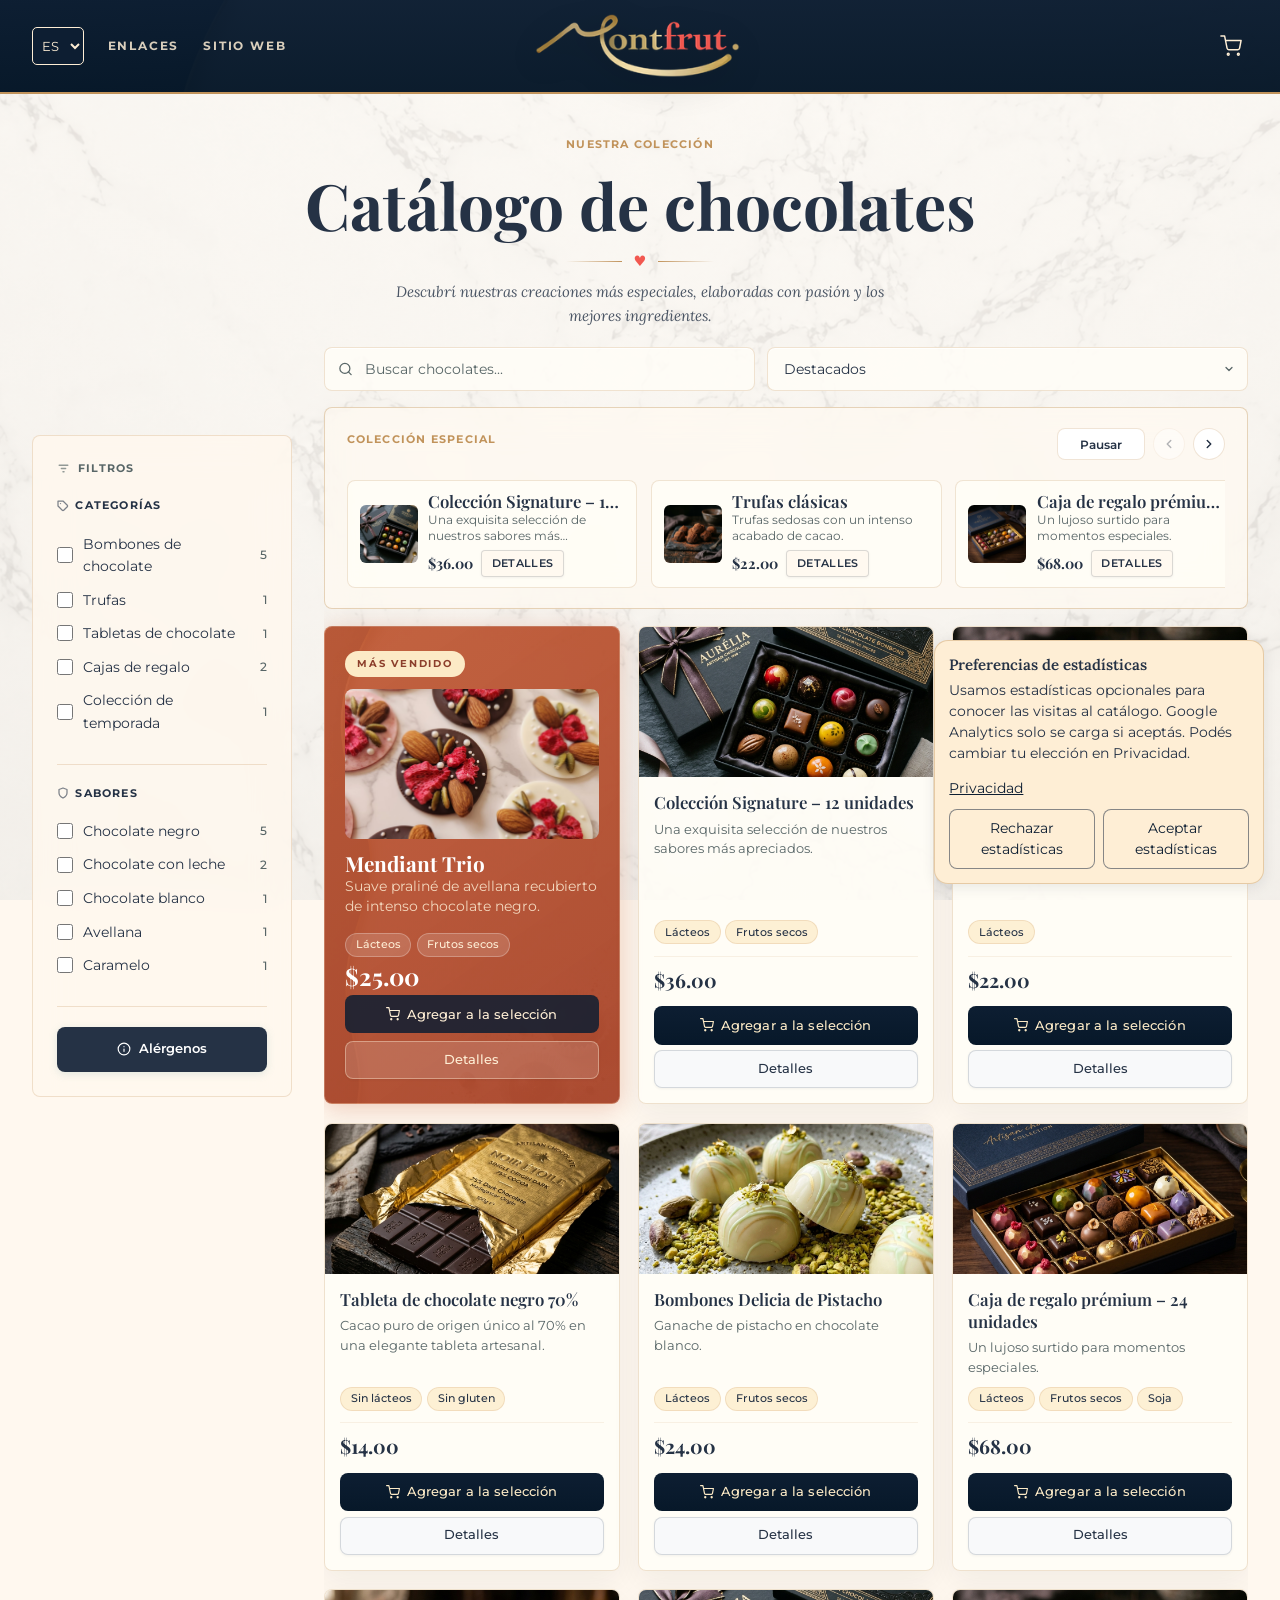
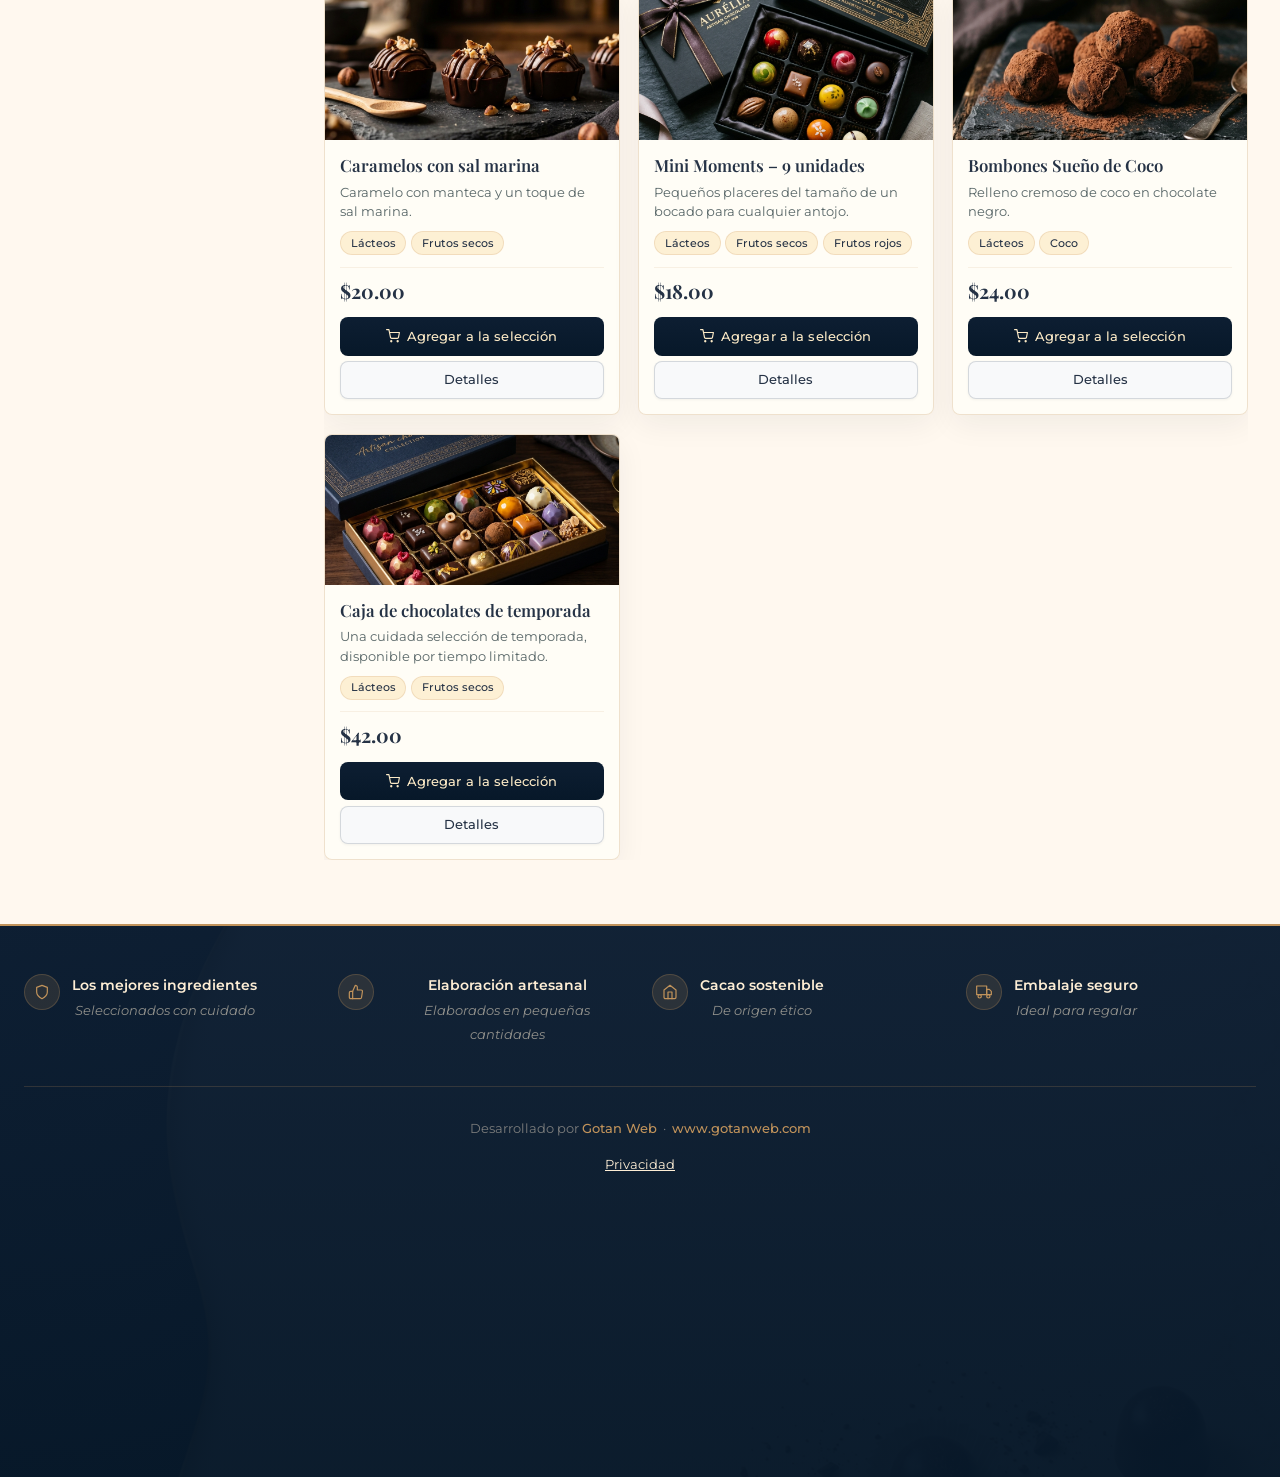
<file: catalog/index.html>
<!-- Generated by catalog/generate.mjs; edit catalog/template.html instead. -->
<!DOCTYPE html>
<html lang="es">

<head>
  <meta charset="UTF-8">
  <meta name="viewport" content="width=device-width, initial-scale=1.0, maximum-scale=5.0">
  <meta name="description"
    content="Montfrut - Chocolates artesanales prémium elaborados con los mejores ingredientes. Descubrí nuestro catálogo de bombones, trufas, tabletas y cajas de regalo.">
  <meta name="keywords"
    content="Montfrut, chocolate artesanal, bombones artesanales, trufas gourmet, cajas de chocolates para regalo, catálogo de chocolates prémium">
  <meta name="author" content="Montfrut">
  <title>Montfrut - Catálogo de chocolates artesanales</title>

  <!-- Open Graph / Facebook -->
  <meta property="og:type" content="website">
  <meta property="og:url" content="https://montfrut.com/catalog/">
  <meta property="og:title" content="Montfrut - Catálogo de chocolates artesanales">
  <meta property="og:description"
    content="Descubrí nuestra colección de chocolates artesanales prémium. Elaborados con pasión y los mejores ingredientes.">
  <meta property="og:image" content="https://montfrut.com/links/assets/img/montfrut-og.jpg">

  <!-- Twitter -->
  <meta property="twitter:card" content="summary_large_image">
  <meta property="twitter:url" content="https://montfrut.com/catalog/">
  <meta property="twitter:title" content="Montfrut - Catálogo de chocolates artesanales">
  <meta property="twitter:description"
    content="Descubrí nuestra colección de chocolates artesanales prémium. Elaborados con pasión y los mejores ingredientes.">
  <meta property="twitter:image" content="https://montfrut.com/links/assets/img/montfrut-og.jpg">

  <meta property="og:locale" content="es_US">
  <meta property="og:locale:alternate" content="en_US">
  <meta property="og:image:alt" content="Montfrut - Chocolates artesanales">
  <meta property="twitter:image:alt" content="Montfrut - Chocolates artesanales">
  <meta name="referrer" content="strict-origin">

  <!-- Favicon -->
  <link rel="icon" type="image/png" href="/links/assets/img/favicon.png">
  <link rel="canonical" href="https://montfrut.com/catalog/">

  <link rel="alternate" hreflang="es" href="https://montfrut.com/catalog/">
  <link rel="alternate" hreflang="en" href="https://montfrut.com/catalog/en/">
  <link rel="alternate" hreflang="x-default" href="https://montfrut.com/catalog/">

  <!-- Google Fonts -->
  <link rel="preconnect" href="https://fonts.googleapis.com">
  <link rel="preconnect" href="https://fonts.gstatic.com" crossorigin>
  <link
    href="https://fonts.googleapis.com/css2?family=Lora:ital,wght@0,400;0,500;0,600;1,400&family=Montserrat:wght@400;500;600;700&family=Playfair+Display:wght@500;600;700&display=swap"
    rel="stylesheet">

  <!-- Bootstrap 5 CSS -->
  <link href="https://cdn.jsdelivr.net/npm/bootstrap@5.3.3/dist/css/bootstrap.min.css" rel="stylesheet">

  <!-- Custom Styles -->
  <link rel="stylesheet" href="./css/styles.css?v=2.5">

  <!-- Structured Data (JSON-LD) -->
  <script type="application/ld+json">
{
  "@context": "https://schema.org",
  "@type": "CollectionPage",
  "@id": "https://montfrut.com/catalog/#webpage",
  "url": "https://montfrut.com/catalog/",
  "name": "Catálogo de chocolates",
  "description": "Montfrut - Chocolates artesanales prémium elaborados con los mejores ingredientes. Descubrí nuestro catálogo de bombones, trufas, tabletas y cajas de regalo.",
  "inLanguage": "es",
  "publisher": {
    "@type": "Organization",
    "@id": "https://montfrut.com/#organization",
    "name": "Montfrut",
    "url": "https://montfrut.com/",
    "logo": {
      "@type": "ImageObject",
      "url": "https://montfrut.com/links/assets/img/montfrut-logo.png"
    }
  },
  "mainEntity": {
    "@type": "ItemList",
    "numberOfItems": 10,
    "itemListElement": [
      {
        "@type": "ListItem",
        "position": 1,
        "name": "Mendiant Trio",
        "description": "Suave praliné de avellana recubierto de intenso chocolate negro.",
        "image": "https://montfrut.com/catalog/assets/img/mendiant-trio-01.png"
      },
      {
        "@type": "ListItem",
        "position": 2,
        "name": "Colección Signature – 12 unidades",
        "description": "Una exquisita selección de nuestros sabores más apreciados.",
        "image": "https://montfrut.com/catalog/assets/img/signature_box.png"
      },
      {
        "@type": "ListItem",
        "position": 3,
        "name": "Trufas clásicas",
        "description": "Trufas sedosas con un intenso acabado de cacao.",
        "image": "https://montfrut.com/catalog/assets/img/classic_truffles.png"
      },
      {
        "@type": "ListItem",
        "position": 4,
        "name": "Tableta de chocolate negro 70%",
        "description": "Cacao puro de origen único al 70% en una elegante tableta artesanal.",
        "image": "https://montfrut.com/catalog/assets/img/dark_chocolate_bar.png"
      },
      {
        "@type": "ListItem",
        "position": 5,
        "name": "Bombones Delicia de Pistacho",
        "description": "Ganache de pistacho en chocolate blanco.",
        "image": "https://montfrut.com/catalog/assets/img/pistachio_bonbons.png"
      },
      {
        "@type": "ListItem",
        "position": 6,
        "name": "Caja de regalo prémium – 24 unidades",
        "description": "Un lujoso surtido para momentos especiales.",
        "image": "https://montfrut.com/catalog/assets/img/premium_box.png"
      },
      {
        "@type": "ListItem",
        "position": 7,
        "name": "Caramelos con sal marina",
        "description": "Caramelo con manteca y un toque de sal marina.",
        "image": "https://montfrut.com/catalog/assets/img/sea_salt_caramels.png"
      },
      {
        "@type": "ListItem",
        "position": 8,
        "name": "Mini Moments – 9 unidades",
        "description": "Pequeños placeres del tamaño de un bocado para cualquier antojo.",
        "image": "https://montfrut.com/catalog/assets/img/mini_moments.png"
      },
      {
        "@type": "ListItem",
        "position": 9,
        "name": "Bombones Sueño de Coco",
        "description": "Relleno cremoso de coco en chocolate negro.",
        "image": "https://montfrut.com/catalog/assets/img/coconut_bonbons.png"
      },
      {
        "@type": "ListItem",
        "position": 10,
        "name": "Caja de chocolates de temporada",
        "description": "Una cuidada selección de temporada, disponible por tiempo limitado.",
        "image": "https://montfrut.com/catalog/assets/img/seasonal_box.png"
      }
    ]
  }
}
  </script>
</head>

<body>

  <!-- =====================================================================
       HEADER
       ===================================================================== -->
  <header class="site-header" role="banner">
    <div class="header-inner catalog-language-header">

      <!-- Left: Hamburger (mobile only) -->
      <div class="header-left">
        <button class="hamburger-btn" type="button" data-bs-toggle="offcanvas" data-bs-target="#filtersOffcanvas"
          aria-controls="filtersOffcanvas" aria-label="Abrir menú de filtros">
          <span></span>
          <span></span>
          <span></span>
        </button>

        <label class="catalog-language-control">
          <span class="visually-hidden">Idioma del catálogo</span>
          <select id="catalog-language" aria-label="Idioma del catálogo">
            <option value="es" lang="es" selected>ES</option>
            <option value="en" lang="en">EN</option>
          </select>
          <span id="catalog-language-status" class="visually-hidden" role="status" aria-live="polite"></span>
        </label>
        <nav class="header-nav d-none d-lg-flex" aria-label="Navegación principal">
          <a href="/links/" data-catalog-links class="nav-link-custom">enlaces</a>
          <a href="/" class="nav-link-custom">sitio web</a>
        </nav>
      </div>

      <!-- Center: Logo -->
      <div class="header-center">
        <a href="#" aria-label="Montfrut — Inicio">
          <img class="header-logo" src="/links/assets/img/montfrut-logo.png" alt="Montfrut - Chocolates artesanales"
            width="210" height="86">
        </a>
      </div>

      <!-- Right: Icons -->
      <div class="header-right">
        <button id="selection-indicator" type="button" class="header-icon-btn" aria-label="Selección: 0 unidades" aria-controls="mySelection" aria-expanded="false" style="position:relative;">
          <svg xmlns="http://www.w3.org/2000/svg" width="22" height="22" viewBox="0 0 24 24" fill="none"
            stroke="currentColor" stroke-width="1.6" stroke-linecap="round" stroke-linejoin="round" aria-hidden="true">
            <circle cx="9" cy="21" r="1"></circle>
            <circle cx="20" cy="21" r="1"></circle>
            <path d="M1 1h4l2.68 13.39a2 2 0 0 0 2 1.61h9.72a2 2 0 0 0 2-1.61L23 6H6"></path>
          </svg>
          <span id="cart-count" class="cart-count d-none" aria-live="polite" aria-label="0 unidades seleccionadas">0</span>
        </button>
      </div>

    </div>
  </header>


  <!-- =====================================================================
       MAIN CONTENT
       ===================================================================== -->
  <main id="main-content">

    <!-- ===================================================================
         CATALOG HERO
         =================================================================== -->
    <section class="catalog-hero" aria-labelledby="catalog-title">
      <p class="catalog-hero__label">Nuestra colección</p>
      <h1 class="catalog-hero__title" id="catalog-title">Catálogo de chocolates</h1>
      <div class="catalog-hero__divider" aria-hidden="true">
        <span class="catalog-hero__heart">♥</span>
      </div>
      <p class="catalog-hero__subtitle">
        Descubrí nuestras creaciones más especiales, elaboradas con pasión y los mejores ingredientes.
      </p>
    </section>


    <section id="analytics-consent" class="catalog-analytics-notice" aria-labelledby="catalog-analytics-title">
      <h2 id="catalog-analytics-title">Preferencias de estadísticas</h2>
      <p>Usamos estadísticas opcionales para conocer las visitas al catálogo. Google Analytics solo se carga si aceptás. Podés cambiar tu elección en Privacidad.</p>
      <a href="/privacy/" data-catalog-privacy-link>Privacidad</a>
      <div class="catalog-analytics-notice__actions">
        <button type="button" class="catalog-analytics-notice__button" data-consent-choice="rejected">Rechazar estadísticas</button>
        <button type="button" class="catalog-analytics-notice__button" data-consent-choice="accepted">Aceptar estadísticas</button>
      </div>
      <noscript>Habilitá JavaScript para cambiar las preferencias de estadísticas.</noscript>
    </section>

    <!-- ===================================================================
         CATALOG LAYOUT: SIDEBAR + CONTENT
         =================================================================== -->
    <div class="catalog-layout">

      <!-- ----------------------------------------------------------------
           SIDEBAR — FILTERS (desktop)
           ---------------------------------------------------------------- -->
      <aside class="filter-sidebar" aria-label="Filtros de productos">

        <p class="filter-sidebar__title">
          <svg xmlns="http://www.w3.org/2000/svg" width="13" height="13" viewBox="0 0 24 24" fill="none"
            stroke="currentColor" stroke-width="2.5" stroke-linecap="round" stroke-linejoin="round" aria-hidden="true">
            <line x1="4" y1="6" x2="20" y2="6"></line>
            <line x1="8" y1="12" x2="16" y2="12"></line>
            <line x1="11" y1="18" x2="13" y2="18"></line>
          </svg>
          Filtros
        </p>

        <!-- Categories -->
        <div class="filter-group" data-filter-field="category">
          <p class="filter-group__heading">
            <svg xmlns="http://www.w3.org/2000/svg" width="12" height="12" viewBox="0 0 24 24" fill="none"
              stroke="currentColor" stroke-width="2.5" stroke-linecap="round" stroke-linejoin="round"
              aria-hidden="true">
              <path d="M20.59 13.41l-7.17 7.17a2 2 0 0 1-2.83 0L2 12V2h10l8.59 8.59a2 2 0 0 1 0 2.82z"></path>
              <line x1="7" y1="7" x2="7.01" y2="7"></line>
            </svg>
            Categorías
          </p>
        </div>

        <div class="filter-divider" aria-hidden="true"></div>

        <!-- Flavors -->
        <div class="filter-group" data-filter-field="flavor">
          <p class="filter-group__heading">
            <svg xmlns="http://www.w3.org/2000/svg" width="12" height="12" viewBox="0 0 24 24" fill="none"
              stroke="currentColor" stroke-width="2.5" stroke-linecap="round" stroke-linejoin="round"
              aria-hidden="true">
              <path d="M12 22s8-4 8-10V5l-8-3-8 3v7c0 6 8 10 8 10z"></path>
            </svg>
            Sabores
          </p>
        </div>

        <div class="filter-divider" aria-hidden="true"></div>

        <button type="button" class="btn-allergies" data-bs-toggle="modal" data-bs-target="#allergiesModal">
          <svg xmlns="http://www.w3.org/2000/svg" width="14" height="14" viewBox="0 0 24 24" fill="none"
            stroke="currentColor" stroke-width="2" stroke-linecap="round" stroke-linejoin="round" aria-hidden="true">
            <circle cx="12" cy="12" r="10"></circle>
            <line x1="12" y1="16" x2="12" y2="12"></line>
            <line x1="12" y1="8" x2="12.01" y2="8"></line>
          </svg>
          Alérgenos
        </button>

      </aside>


      <!-- ----------------------------------------------------------------
           MAIN CATALOG AREA
           ---------------------------------------------------------------- -->
      <section class="catalog-main" aria-label="Catálogo de productos">

        <!-- Search + Sort toolbar -->
        <div class="catalog-toolbar">
          <!-- Filters button (mobile only) -->
          <button class="filters-toggle-btn" type="button" data-bs-toggle="offcanvas" data-bs-target="#filtersOffcanvas"
            aria-controls="filtersOffcanvas">
            <svg xmlns="http://www.w3.org/2000/svg" width="14" height="14" viewBox="0 0 24 24" fill="none"
              stroke="currentColor" stroke-width="2.5" stroke-linecap="round" stroke-linejoin="round"
              aria-hidden="true">
              <line x1="4" y1="6" x2="20" y2="6"></line>
              <line x1="8" y1="12" x2="16" y2="12"></line>
              <line x1="11" y1="18" x2="13" y2="18"></line>
            </svg>
            Filtros
          </button>

          <!-- Search -->
          <div class="search-wrap">
            <svg xmlns="http://www.w3.org/2000/svg" width="15" height="15" viewBox="0 0 24 24" fill="none"
              stroke="currentColor" stroke-width="2" stroke-linecap="round" stroke-linejoin="round" aria-hidden="true">
              <circle cx="11" cy="11" r="8"></circle>
              <line x1="21" y1="21" x2="16.65" y2="16.65"></line>
            </svg>
            <input type="search" id="search-input" class="search-input" placeholder="Buscar chocolates..."
              aria-label="Buscar productos" autocomplete="off">
          </div>

          <!-- Sort -->
          <select id="sort-select" class="sort-select" aria-label="Ordenar productos">
            <option value="featured">Destacados</option>
            <option value="bestsellers">Más vendidos</option>
            <option value="price-asc">Precio: de menor a mayor</option>
            <option value="price-desc">Precio: de mayor a menor</option>
          </select>
        </div>


        <!-- Special Collection -->
        <div class="special-section" id="special-collection" aria-labelledby="special-heading">
          <div class="special-section__header">
            <h2 class="special-section__label" id="special-heading" tabindex="-1">Colección especial</h2>
            <div class="special-section__arrows">
              <button type="button" id="special-playback" class="carousel-arrow-btn carousel-playback-btn"
                aria-controls="special-track" aria-label="Pausar la colección especial" hidden>Pausar</button>
              <button id="special-prev" class="carousel-arrow-btn" aria-label="Productos especiales anteriores">
                <svg xmlns="http://www.w3.org/2000/svg" width="14" height="14" viewBox="0 0 24 24" fill="none"
                  stroke="currentColor" stroke-width="2.5" stroke-linecap="round" stroke-linejoin="round"
                  aria-hidden="true">
                  <polyline points="15 18 9 12 15 6"></polyline>
                </svg>
              </button>
              <button id="special-next" class="carousel-arrow-btn" aria-label="Productos especiales siguientes">
                <svg xmlns="http://www.w3.org/2000/svg" width="14" height="14" viewBox="0 0 24 24" fill="none"
                  stroke="currentColor" stroke-width="2.5" stroke-linecap="round" stroke-linejoin="round"
                  aria-hidden="true">
                  <polyline points="9 18 15 12 9 6"></polyline>
                </svg>
              </button>
            </div>
          </div>
          <div class="special-carousel-viewport">
            <div id="special-track" role="list" aria-label="Productos de la colección especial" aria-live="off"></div>
          </div>
        </div>


        <!-- Product Grid -->
        <div class="catalog-grid-wrap" id="catalog-grid-wrap">
          <!-- Best Seller slot -->
          <div id="bestseller-slot"></div>
          <!-- Dynamic product cards injected here by JS -->
        </div>
        <!-- No results -->
        <p id="no-results" class="d-none" role="status" aria-live="polite"
          style="text-align:center;padding:2rem;color:var(--steel-teal);font-style:italic;">
          No hay productos que coincidan con los filtros actuales.
        </p>

      </section>
    </div><!-- /.catalog-layout -->

  </main><!-- /#main-content -->


  <!-- =====================================================================
       FOOTER
       ===================================================================== -->
  <footer class="site-footer" role="contentinfo">
    <div class="footer-inner">

      <!-- Feature Icons Row -->
      <div class="footer-features">
        <div class="footer-feature">
          <div class="footer-feature__icon" aria-hidden="true">
            <svg xmlns="http://www.w3.org/2000/svg" width="16" height="16" viewBox="0 0 24 24" fill="none"
              stroke="currentColor" stroke-width="1.8" stroke-linecap="round" stroke-linejoin="round">
              <path d="M12 22s8-4 8-10V5l-8-3-8 3v7c0 6 8 10 8 10z"></path>
            </svg>
          </div>
          <div class="footer-feature__text">
            <strong>Los mejores ingredientes</strong>
            <span>Seleccionados con cuidado</span>
          </div>
        </div>
        <div class="footer-feature">
          <div class="footer-feature__icon" aria-hidden="true">
            <svg xmlns="http://www.w3.org/2000/svg" width="16" height="16" viewBox="0 0 24 24" fill="none"
              stroke="currentColor" stroke-width="1.8" stroke-linecap="round" stroke-linejoin="round">
              <path d="M14 9V5a3 3 0 0 0-3-3l-4 9v11h11.28a2 2 0 0 0 2-1.7l1.38-9a2 2 0 0 0-2-2.3H14z"></path>
              <path d="M7 22H4a2 2 0 0 1-2-2v-7a2 2 0 0 1 2-2h3"></path>
            </svg>
          </div>
          <div class="footer-feature__text">
            <strong>Elaboración artesanal</strong>
            <span>Elaborados en pequeñas cantidades</span>
          </div>
        </div>
        <div class="footer-feature">
          <div class="footer-feature__icon" aria-hidden="true">
            <svg xmlns="http://www.w3.org/2000/svg" width="16" height="16" viewBox="0 0 24 24" fill="none"
              stroke="currentColor" stroke-width="1.8" stroke-linecap="round" stroke-linejoin="round">
              <path d="M3 9l9-7 9 7v11a2 2 0 0 1-2 2H5a2 2 0 0 1-2-2z"></path>
              <polyline points="9 22 9 12 15 12 15 22"></polyline>
            </svg>
          </div>
          <div class="footer-feature__text">
            <strong>Cacao sostenible</strong>
            <span>De origen ético</span>
          </div>
        </div>
        <div class="footer-feature">
          <div class="footer-feature__icon" aria-hidden="true">
            <svg xmlns="http://www.w3.org/2000/svg" width="16" height="16" viewBox="0 0 24 24" fill="none"
              stroke="currentColor" stroke-width="1.8" stroke-linecap="round" stroke-linejoin="round">
              <rect x="1" y="3" width="15" height="13"></rect>
              <polygon points="16 8 20 8 23 11 23 16 16 16 16 8"></polygon>
              <circle cx="5.5" cy="18.5" r="2.5"></circle>
              <circle cx="18.5" cy="18.5" r="2.5"></circle>
            </svg>
          </div>
          <div class="footer-feature__text">
            <strong>Embalaje seguro</strong>
            <span>Ideal para regalar</span>
          </div>
        </div>
      </div>

      <!-- Bottom Row -->
      <div class="footer-bottom">
        <p class="footer-credit">
          Desarrollado por <a href="https://www.gotanweb.com/" target="_blank" rel="noopener noreferrer">Gotan Web</a>
          &nbsp;·&nbsp;
          <a href="https://www.gotanweb.com/" target="_blank" rel="noopener noreferrer">www.gotanweb.com</a>
        </p>
      </div>

    </div>
    <p class="catalog-privacy"><a href="/privacy/" data-privacy-link>Privacidad</a></p>
    <p id="catalog-analytics-status" class="visually-hidden" role="status" data-catalog-dynamic></p>
  </footer>


  <!-- =====================================================================
       OFFCANVAS — MOBILE FILTERS
       ===================================================================== -->
  <div class="offcanvas offcanvas-start offcanvas-filters" tabindex="-1" id="filtersOffcanvas"
    aria-labelledby="filtersOffcanvasLabel">
    <div class="offcanvas-header">
      <h2 class="offcanvas-title" id="filtersOffcanvasLabel">
        <svg xmlns="http://www.w3.org/2000/svg" width="13" height="13" viewBox="0 0 24 24" fill="none"
          stroke="currentColor" stroke-width="2.5" stroke-linecap="round" stroke-linejoin="round" aria-hidden="true"
          style="margin-right:0.4rem;opacity:.7;">
          <line x1="4" y1="6" x2="20" y2="6"></line>
          <line x1="8" y1="12" x2="16" y2="12"></line>
          <line x1="11" y1="18" x2="13" y2="18"></line>
        </svg>
        Filtros
      </h2>
      <button type="button" class="btn-close" data-bs-dismiss="offcanvas" aria-label="Cerrar filtros"></button>
    </div>
    <div class="offcanvas-body">

      <!-- Main Navigation Links (Mobile) -->
      <div class="offcanvas-nav-links d-lg-none mb-4">
        <a href="/links/" data-catalog-links class="offcanvas-nav-link">
          <svg xmlns="http://www.w3.org/2000/svg" width="16" height="16" viewBox="0 0 24 24" fill="none"
            stroke="currentColor" stroke-width="2" stroke-linecap="round" stroke-linejoin="round" class="me-2">
            <path d="M10 13a5 5 0 0 0 7.54.54l3-3a5 5 0 0 0-7.07-7.07l-1.72 1.71"></path>
            <path d="M14 11a5 5 0 0 0-7.54-.54l-3 3a5 5 0 0 0 7.07 7.07l1.71-1.71"></path>
          </svg>
          Enlaces
        </a>
        <a href="/" class="offcanvas-nav-link">
          <svg xmlns="http://www.w3.org/2000/svg" width="16" height="16" viewBox="0 0 24 24" fill="none"
            stroke="currentColor" stroke-width="2" stroke-linecap="round" stroke-linejoin="round" class="me-2">
            <circle cx="12" cy="12" r="10"></circle>
            <line x1="2" y1="12" x2="22" y2="12"></line>
            <path d="M12 2a15.3 15.3 0 0 1 4 10 15.3 15.3 0 0 1-4 10 15.3 15.3 0 0 1-4-10 15.3 15.3 0 0 1 4-10z"></path>
          </svg>
          Sitio web
        </a>
        <div class="filter-divider" aria-hidden="true"></div>
      </div>

      <!-- Categories -->
      <div class="filter-group" data-filter-field="category">
        <p class="filter-group__heading">Categorías</p>
      </div>

      <div class="filter-divider" aria-hidden="true"></div>

      <!-- Flavors -->
      <div class="filter-group" data-filter-field="flavor">
        <p class="filter-group__heading">Sabores</p>
      </div>

      <div class="filter-divider" aria-hidden="true"></div>

      <button type="button" class="btn-allergies w-100" data-bs-toggle="modal" data-bs-target="#allergiesModal">
        <svg xmlns="http://www.w3.org/2000/svg" width="14" height="14" viewBox="0 0 24 24" fill="none"
          stroke="currentColor" stroke-width="2" stroke-linecap="round" stroke-linejoin="round" aria-hidden="true">
          <circle cx="12" cy="12" r="10"></circle>
          <line x1="12" y1="16" x2="12" y2="12"></line>
          <line x1="12" y1="8" x2="12.01" y2="8"></line>
        </svg>
        Información sobre alérgenos
      </button>

    </div>
  </div>


  <!-- My Selection and CAT-IMP-003B inquiry; no order or payment is recorded. -->
  <aside class="offcanvas offcanvas-end selection-panel" tabindex="-1" id="mySelection"
    aria-labelledby="selection-title">
    <div class="offcanvas-header">
      <h2 id="selection-title" class="offcanvas-title">Mi selección</h2>
      <button id="selection-close" type="button" class="btn-close" data-bs-dismiss="offcanvas"
        aria-label="Cerrar Mi selección"></button>
    </div>
    <div class="offcanvas-body selection-panel__body">
      <p id="selection-storage-message" class="selection-panel__notice" hidden></p>
      <div id="selection-empty" class="selection-panel__empty">
        <p>Tu selección está vacía.</p>
        <button id="selection-empty-explore" type="button" class="btn-details" data-bs-dismiss="offcanvas">Seguir explorando</button>
      </div>
      <div id="selection-items"></div>
      <form id="selection-inquiry-form" class="selection-inquiry" autocomplete="off" novalidate
        aria-labelledby="selection-inquiry-title" aria-describedby="selection-inquiry-notice">
        <h3 id="selection-inquiry-title">Tu consulta</h3>
        <div class="selection-inquiry__field">
          <label for="inquiry-name">Nombre completo <span>(obligatorio)</span></label>
          <input id="inquiry-name" type="text" required maxlength="100" autocomplete="off"
            aria-describedby="inquiry-name-error">
          <p id="inquiry-name-error" class="selection-inquiry__error" hidden></p>
        </div>
        <div class="selection-inquiry__field">
          <label for="inquiry-company">Empresa <span>(opcional)</span></label>
          <input id="inquiry-company" type="text" maxlength="120" autocomplete="off"
            aria-describedby="inquiry-company-error">
          <p id="inquiry-company-error" class="selection-inquiry__error" hidden></p>
        </div>
        <div class="selection-inquiry__field">
          <label for="inquiry-event-date">Fecha del evento <span>(opcional)</span></label>
          <input id="inquiry-event-date" type="date" autocomplete="off"
            aria-describedby="inquiry-event-date-error">
          <p id="inquiry-event-date-error" class="selection-inquiry__error" hidden></p>
        </div>
        <div class="selection-inquiry__field">
          <label for="inquiry-comments">Comentarios adicionales <span>(opcional, hasta 1.000 caracteres)</span></label>
          <textarea id="inquiry-comments" rows="4" maxlength="1000" autocomplete="off"
            aria-describedby="inquiry-comments-error"></textarea>
          <p id="inquiry-comments-error" class="selection-inquiry__error" hidden></p>
        </div>
        <p id="selection-inquiry-notice" class="selection-panel__notice">Al abrir WhatsApp se comparten estos datos con ese servicio. Revisá y enviá el mensaje allí manualmente. Ambas acciones de consulta requieren aceptar primero las condiciones comerciales.</p>
        <p id="inquiry-selection-message" class="selection-inquiry__error" tabindex="-1" hidden></p>
        <p id="inquiry-form-hint" class="selection-inquiry__hint">Ingresá tu nombre completo y seleccioná al menos un producto válido para continuar.</p>
        <div class="selection-inquiry__actions">
          <button id="inquiry-whatsapp" type="submit" class="selection-panel__action" disabled
            aria-describedby="selection-inquiry-notice inquiry-form-hint">Consultar por WhatsApp</button>
          <button id="inquiry-copy" type="button" class="selection-panel__action" disabled
            aria-describedby="inquiry-form-hint">Copiar mensaje de consulta</button>
        </div>
        <p id="inquiry-action-status" class="selection-inquiry__hint" role="status" aria-live="polite" aria-atomic="true"></p>
      </form>
    </div>
    <div class="selection-panel__summary">
      <p><span>Unidades válidas</span> <strong id="selection-valid-units">0</strong></p>
      <p><span>Subtotal estimado</span> <strong id="selection-subtotal">$0.00</strong></p>
      <p id="selection-subtotal-message" class="selection-panel__notice" hidden></p>
      <small>Los precios estimados no incluyen impuestos, envío ni otros cargos. Montfrut confirmará el precio y la disponibilidad finales.</small>
      <button id="selection-clear" type="button" class="btn-details" hidden>Vaciar selección</button>
      <div id="selection-clear-confirm" class="selection-panel__confirm" role="group" aria-labelledby="selection-clear-question" hidden>
        <p id="selection-clear-question">¿Querés vaciar toda tu selección?</p>
        <button id="selection-confirm-clear" type="button" class="btn-details">Sí, vaciar selección</button>
        <button id="selection-cancel-clear" type="button" class="btn-details">Conservar selección</button>
      </div>
    </div>
    <p id="selection-live" class="visually-hidden" aria-live="polite" aria-atomic="true"></p>
  </aside>

  <!-- =====================================================================
       PRODUCT MODAL
       ===================================================================== -->
  <div class="modal fade modal-product" id="productModal" tabindex="-1" aria-labelledby="productModalLabel"
    aria-hidden="true">
    <div class="modal-dialog modal-lg modal-dialog-centered modal-dialog-scrollable">
      <div class="modal-content">

        <!-- Header -->
        <div class="modal-header">
          <h3 class="modal-title" id="productModalLabel">
            <span id="modal-title">Nombre del producto</span>
          </h3>
          <button type="button" class="btn-close" data-bs-dismiss="modal" aria-label="Cerrar detalles del producto"></button>
        </div>

        <!-- Body -->
        <div class="modal-body">
          <div class="row g-4">

            <!-- Left: Carousel -->
            <div class="col-md-6">
              <div id="modalCarousel" class="carousel slide modal-carousel" data-bs-ride="false"
                aria-label="Imágenes del producto">
                <div class="carousel-indicators" id="modal-carousel-indicators"></div>
                <div class="carousel-inner" id="modal-carousel-inner"></div>
                <button class="carousel-control-prev" type="button" data-bs-target="#modalCarousel"
                  data-bs-slide="prev">
                  <span class="carousel-control-prev-icon" aria-hidden="true"></span>
                  <span class="visually-hidden">Imagen anterior</span>
                </button>
                <button class="carousel-control-next" type="button" data-bs-target="#modalCarousel"
                  data-bs-slide="next">
                  <span class="carousel-control-next-icon" aria-hidden="true"></span>
                  <span class="visually-hidden">Imagen siguiente</span>
                </button>
              </div>
              <div id="modal-thumbnails" class="modal-thumbnails" aria-label="Miniaturas del producto"></div>
            </div>

            <!-- Right: Info -->
            <div class="col-md-6">
              <p class="modal-price" id="modal-price" aria-live="polite" aria-label="Precio unitario en USD">$0.00</p>

              <p class="modal-section-label">Descripción</p>
              <p class="modal-text" id="modal-description"></p>

              <p class="modal-section-label">Información sobre alérgenos</p>
              <div id="modal-tags" class="d-flex flex-wrap gap-1 mb-1"></div>

              <p class="modal-section-label">Notas de sabor</p>
              <div id="modal-flavor-notes" class="d-flex flex-wrap mb-1"></div>

              <p class="modal-section-label">Ingredientes</p>
              <p class="modal-text" id="modal-ingredients"></p>

              <p id="selection-edit-note" class="modal-text" hidden></p>
              <div id="modal-variants" hidden></div>
              <p id="modal-selection-message" class="selection-validation" role="status" aria-live="polite" hidden></p>
            </div>

          </div>
        </div>

        <!-- Footer -->
        <div class="modal-footer">
          <button type="button" id="modal-add-to-cart" class="btn-add-to-cart" data-id="" data-name="">
            <svg xmlns="http://www.w3.org/2000/svg" width="14" height="14" viewBox="0 0 24 24" fill="none"
              stroke="currentColor" stroke-width="2" stroke-linecap="round" stroke-linejoin="round" aria-hidden="true">
              <circle cx="9" cy="21" r="1"></circle>
              <circle cx="20" cy="21" r="1"></circle>
              <path d="M1 1h4l2.68 13.39a2 2 0 0 0 2 1.61h9.72a2 2 0 0 0 2-1.61L23 6H6"></path>
            </svg>
            <span id="modal-selection-action-label">Agregar a la selección</span>
          </button>
          <button type="button" class="btn-details" data-bs-dismiss="modal">Cerrar</button>
        </div>

      </div>
    </div>
  </div>


  <!-- =====================================================================
       TOAST — Add to Selection Notification
       ===================================================================== -->
  <div class="toast-container position-fixed bottom-0 end-0 p-3" aria-live="polite" aria-atomic="true">
    <div id="cart-toast" class="toast montfrut-toast" role="status" aria-live="polite" aria-atomic="true"
      data-bs-delay="3000">
      <div class="toast-header">
        <span class="toast-title">Montfrut</span>
        <button type="button" class="btn-close ms-auto" data-bs-dismiss="toast"
          aria-label="Cerrar notificación"></button>
      </div>
      <div class="toast-body">
        <span class="toast-check-icon" aria-hidden="true">
          <svg xmlns="http://www.w3.org/2000/svg" width="11" height="11" viewBox="0 0 24 24" fill="none" stroke="#fff"
            stroke-width="3" stroke-linecap="round" stroke-linejoin="round">
            <polyline points="20 6 9 17 4 12"></polyline>
          </svg>
        </span>
        <span id="toast-body-text">Producto agregado a la selección.</span>
      </div>
    </div>
  </div>


  <!-- =====================================================================
       ALLERGIES MODAL
       ===================================================================== -->
  <div class="modal fade" id="allergiesModal" tabindex="-1" aria-labelledby="allergiesModalLabel" aria-hidden="true">
    <div class="modal-dialog modal-dialog-centered">
      <div class="modal-content">
        <div class="modal-header">
          <h3 class="modal-title" id="allergiesModalLabel" data-catalog-text-source="Allergy Information">Información sobre alérgenos</h3>
          <button type="button" class="btn-close" data-bs-dismiss="modal" aria-label="Cerrar"></button>
        </div>
        <div class="modal-body">
          <p>En Montfrut nos tomamos en serio la seguridad alimentaria. Tené en cuenta que nuestros productos se elaboran artesanalmente en un establecimiento que procesa alérgenos comunes.</p>
          <ul class="allergy-list">
            <li><strong>Lácteos:</strong> Muchos de nuestros chocolates contienen crema y manteca.</li>
            <li><strong>Frutos secos:</strong> Usamos avellanas, pistachos y almendras en distintas recetas.</li>
            <li><strong>Soja:</strong> Algunos ingredientes pueden contener lecitina de soja como emulsionante.</li>
            <li><strong>Gluten:</strong> Aunque muchos productos no contienen gluten, puede producirse contaminación cruzada.</li>
          </ul>
          <p class="mt-3 text-muted" style="font-size: 0.85rem;">Para consultas sobre ingredientes específicos, revisá los detalles de cada producto o contactá a nuestro equipo.</p>
        </div>
        <div class="modal-footer">
          <button type="button" class="btn-details" data-bs-dismiss="modal">Cerrar</button>
        </div>
      </div>
    </div>
  </div>


  <!-- Consent is requested for every inquiry action; it is never persisted. -->
  <div class="modal fade catalog-consent" id="inquiryConsentModal" tabindex="-1"
    aria-labelledby="inquiry-consent-title" aria-describedby="inquiry-consent-text" aria-hidden="true">
    <div class="modal-dialog modal-dialog-centered modal-dialog-scrollable">
      <div class="modal-content">
        <div class="modal-header">
          <h2 class="modal-title fs-5" id="inquiry-consent-title">Condiciones comerciales</h2>
          <button type="button" class="btn-close" data-bs-dismiss="modal" aria-label="Cerrar consentimiento"></button>
        </div>
        <div class="modal-body">
          <p id="inquiry-consent-text">Comprendo que esta consulta no constituye una compra ni reserva. Los valores reflejados no incluyen impuestos, envío ni otros cargos. Montfrut confirmará precios, disponibilidad, entrega y condiciones finales.</p>
        </div>
        <div class="modal-footer">
          <button id="inquiry-consent-reject" type="button" class="catalog-consent__button catalog-consent__button--secondary" data-bs-dismiss="modal">No acepto.</button>
          <button id="inquiry-consent-accept" type="button" class="catalog-consent__button catalog-consent__button--primary">Acepto.</button>
        </div>
      </div>
    </div>
  </div>

  <!-- Bootstrap 5 JS Bundle -->
  <script src="https://cdn.jsdelivr.net/npm/bootstrap@5.3.3/dist/js/bootstrap.bundle.min.js"></script>

  <!-- Montfrut Scripts -->
  <script src="/catalog/js/products.js?v=2.3"></script>
  <script src="/catalog/js/translations.js?v=2.4"></script>
  <script src="/catalog/js/scripts.js?v=2.4"></script>

  <script src="/links/assets/js/consent.js"></script>
  <script src="/catalog/js/analytics.js?v=1.0"></script>
  <script src="/catalog/js/consent-ui.js?v=1.0"></script>

  <script>
    // Robustness check: if after 2 seconds the grid is still empty, try to re-render
    window.addEventListener('load', () => {
      setTimeout(() => {
        const grid = document.getElementById('catalog-grid-wrap');
        if (grid && grid.children.length <= 1) { // 1 because of bestseller-slot
          console.warn('Montfrut Catalog: Grid seems empty, forcing re-render...');
          if (typeof renderProductGrid === 'function') renderProductGrid();
          if (typeof renderSpecialCollection === 'function') renderSpecialCollection();
        }
      }, 2000);
    });
  </script>

</body>

</html>
</file>
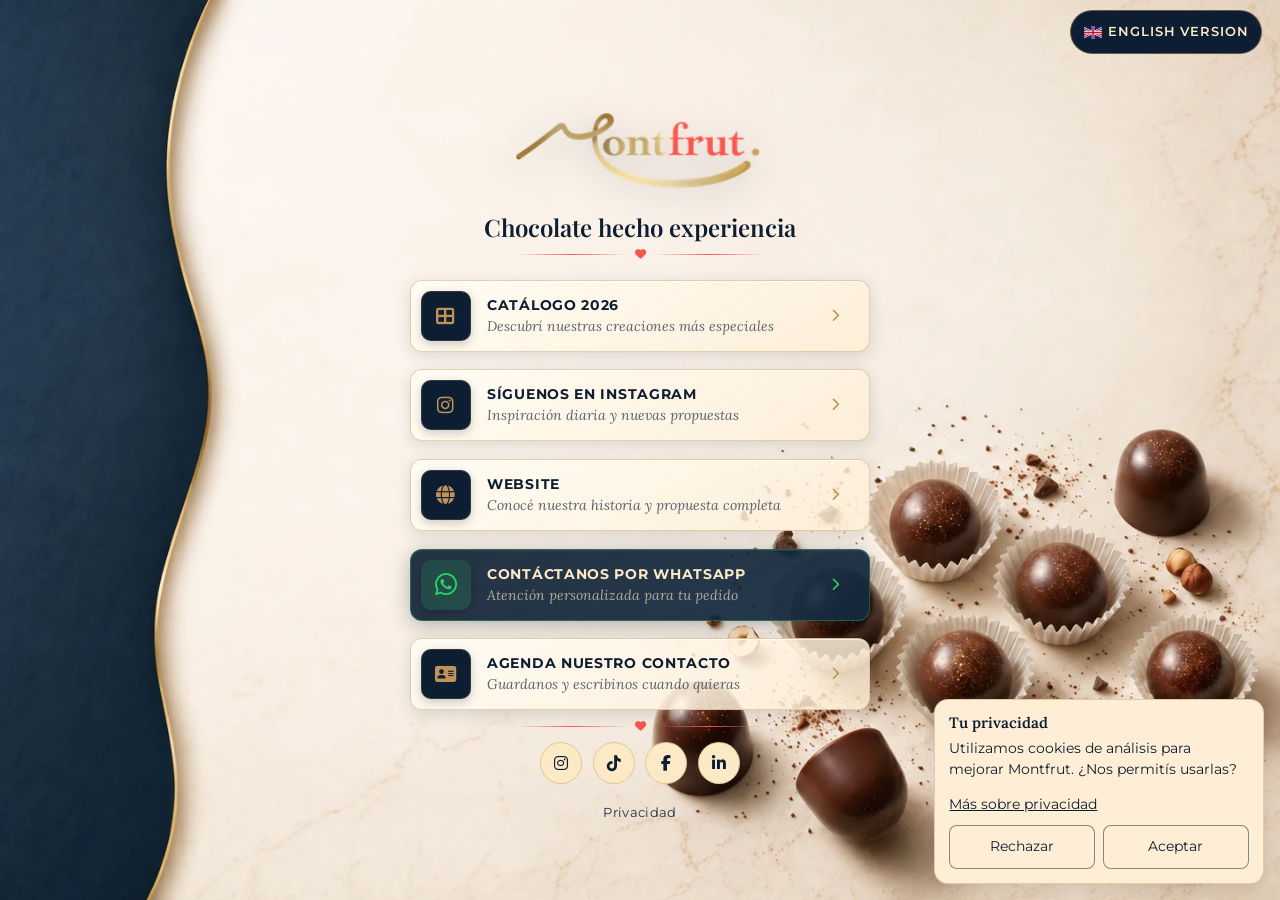
<file: links/index.html>
<!doctype html>
<html lang="es">

<head>
  <meta charset="utf-8">
  <meta name="viewport" content="width=device-width, initial-scale=1">

  <!-- Shared language preference; runs before rendering the page. -->
  <script src="assets/js/language.js"></script>

  <!-- SEO Primary -->
  <title>Montfrut | Chocolates Artesanales · NJ & NY</title>
  <meta name="description"
    content="Montfrut — Chocolate hecho experiencia. Bombones artesanales, Dubai bars y creaciones exclusivas. Pedidos y eventos en New Jersey y New York. @Montfrut">
  <meta name="keywords"
    content="Montfrut, chocolates artesanales, bombones, Dubai bars, eventos chocolate NJ, regalos corporativos, New Jersey, New York">
  <meta name="author" content="Montfrut">
  <link rel="canonical" href="https://montfrut.com/links/">
  <link rel="alternate" hreflang="es" href="https://montfrut.com/links/">
  <link rel="alternate" hreflang="en" href="https://montfrut.com/links/en/">
  <link rel="alternate" hreflang="x-default" href="https://montfrut.com/links/">
  <link rel="icon" type="image/png" sizes="20x20" href="/links/assets/img/favicon.png">

  <!-- Open Graph -->
  <meta property="og:type" content="website">
  <meta property="og:url" content="https://montfrut.com/links/">
  <meta property="og:title" content="Montfrut | Chocolates Artesanales · NJ & NY">
  <meta property="og:description"
    content="Bombones artesanales, Dubai bars y experiencias de chocolate únicas. Pedidos y eventos en New Jersey y New York.">
  <meta property="og:image" content="https://montfrut.com/links/assets/img/montfrut-og.jpg">
  <meta property="og:image:type" content="image/jpeg">
  <meta property="og:image:width" content="1200">
  <meta property="og:image:height" content="630">
  <meta property="og:image:alt" content="Bombones de chocolate sobre un fondo crema con detalles azul oscuro y dorados">
  <meta property="og:locale" content="es_AR">
  <meta property="og:locale:alternate" content="en_US">
  <meta property="og:site_name" content="Montfrut">

  <!-- Twitter Card -->
  <meta name="twitter:card" content="summary_large_image">
  <meta name="twitter:title" content="Montfrut | Chocolates Artesanales · NJ & NY">
  <meta name="twitter:description"
    content="Bombones artesanales, Dubai bars y experiencias de chocolate únicas. Pedidos y eventos en NJ y NY.">
  <meta name="twitter:image" content="https://montfrut.com/links/assets/img/montfrut-og.jpg">
  <meta name="twitter:image:alt" content="Bombones de chocolate sobre un fondo crema con detalles azul oscuro y dorados">

  <!-- Fonts -->
  <link rel="preconnect" href="https://fonts.googleapis.com">
  <link rel="preconnect" href="https://fonts.gstatic.com" crossorigin>
  <link
    href="https://fonts.googleapis.com/css2?family=Lora:ital,wght@0,400;0,500;0,600;1,400&family=Montserrat:wght@400;500;600;700&family=Playfair+Display:wght@500;600;700&display=swap"
    rel="stylesheet">

  <!-- Bootstrap 5 -->
  <link href="https://cdn.jsdelivr.net/npm/bootstrap@5.3.3/dist/css/bootstrap.min.css" rel="stylesheet"
    integrity="sha384-QWTKZyjpPEjISv5WaRU9OFeRpok6YctnYmDr5pNlyT2bRjXh0JMhjY6hW+ALEwIH" crossorigin="anonymous">

  <!-- Font Awesome 6 -->
  <link rel="stylesheet" href="https://cdnjs.cloudflare.com/ajax/libs/font-awesome/6.5.2/css/all.min.css"
    integrity="sha384-PPIZEGYM1v8zp5Py7UjFb79S58UeqCL9pYVnVPURKEqvioPROaVAJKKLzvH2rDnI" crossorigin="anonymous">

  <!-- App Styles -->
  <link rel="stylesheet" href="assets/css/styles.css">

  <!-- Structured Data -->
  <script type="application/ld+json">
  {
    "@context": "https://schema.org",
    "@type": "Organization",
    "@id": "https://montfrut.com/#organization",
    "name": "Montfrut",
    "description": "Chocolate hecho experiencia. Bombones artesanales, Dubai bars y creaciones exclusivas para momentos que importan.",
    "url": "https://montfrut.com/",
    "logo": "https://montfrut.com/links/assets/img/montfrut-logo.png",
    "telephone": "+1-917-474-0694",
    "email": "montfrut@gmail.com",
    "areaServed": ["New Jersey", "New York"],
    "sameAs": [
      "https://instagram.com/montfrut",
      "https://www.tiktok.com/@montfrut",
      "https://www.facebook.com/montfrut"
    ]
  }
  </script>
</head>

<body>

  <!-- Language Switch -->
  <div class="language-bar" role="navigation" aria-label="Cambio de idioma">
    <a class="language-switch" href="./en/index.html" data-language="en" hreflang="en" lang="en" aria-label="Switch to English version">
      <img src="assets/img/uk flag.png" alt="" width="18" height="13" loading="lazy">
      <span>English version</span>
    </a>
  </div>

  <!-- Page wrapper -->
  <div class="page-wrap" role="main">

    <!-- Main Card -->
    <article class="main-card">

      <!-- Logo -->
      <header class="brand-header" aria-label="Identidad de marca Montfrut">
        <h1 class="brand-title">
          <img class="brand-logo anim-entry" src="assets/img/montfrut-logo.png" alt="Montfrut — Chocolates Artesanales"
            width="250" height="90" loading="eager">
        </h1>

        <!-- Subtitle -->
        <p class="brand-subtitle anim-entry">Chocolate hecho experiencia</p>

        <!-- Divider top -->
        <div class="ornament anim-entry" aria-hidden="true">
          <span class="ornament-line"></span>
          <i class="fa-solid fa-heart ornament-heart"></i>
          <span class="ornament-line"></span>
        </div>
      </header>

      <!-- Links -->
      <nav class="links-nav" aria-label="Links principales de Montfrut">

        <a class="link-btn anim-entry" href="/catalog/" target="_blank" rel="noopener noreferrer"
          aria-label="Catálogo 2026 — descubrí nuestras creaciones más especiales" data-analytics-id="catalog">
          <span class="btn-icon" aria-hidden="true"><i class="fa-solid fa-table-cells-large"></i></span>
          <span class="btn-body">
            <strong>Catálogo 2026</strong>
            <small>Descubrí nuestras creaciones más especiales</small>
          </span>
          <span class="btn-arrow" aria-hidden="true"><i class="fa-solid fa-chevron-right"></i></span>
        </a>

        <a class="link-btn anim-entry" href="https://instagram.com/montfrut" target="_blank" rel="noopener noreferrer"
          aria-label="Síguenos en Instagram @montfrut" data-analytics-id="instagram_main">
          <span class="btn-icon" aria-hidden="true"><i class="fa-brands fa-instagram" aria-hidden="true"></i></span>
          <span class="btn-body">
            <strong>Síguenos en Instagram</strong>
            <small>Inspiración diaria y nuevas propuestas</small>
          </span>
          <span class="btn-arrow" aria-hidden="true"><i class="fa-solid fa-chevron-right"></i></span>
        </a>

        <a class="link-btn anim-entry" href="../index.html" target="_blank" rel="noopener noreferrer"
          aria-label="Website — Conocé nuestra historia y propuesta completa" data-analytics-id="website">
          <span class="btn-icon" aria-hidden="true"><i class="fa-solid fa-globe"></i></span>
          <span class="btn-body">
            <strong>Website</strong>
            <small>Conocé nuestra historia y propuesta completa</small>
          </span>
          <span class="btn-arrow" aria-hidden="true"><i class="fa-solid fa-chevron-right"></i></span>
        </a>

        <a class="link-btn link-btn--whatsapp anim-entry"
          href="https://wa.me/+19174740694?text=Hola%20me%20gustar%C3%ADa%20saber%20m%C3%A1s%20sobre%20sus%20productos"
          target="_blank" rel="noopener noreferrer" aria-label="Contáctanos por WhatsApp para atención personalizada" data-analytics-id="whatsapp">
          <span class="btn-icon" aria-hidden="true"><i class="fa-brands fa-whatsapp"></i></span>
          <span class="btn-body">
            <strong>Contáctanos por WhatsApp</strong>
            <small>Atención personalizada para tu pedido</small>
          </span>
          <span class="btn-arrow" aria-hidden="true"><i class="fa-solid fa-chevron-right"></i></span>
        </a>

        <a class="link-btn anim-entry" href="contact.vcf" download="montfrut-contacto.vcf" aria-label="Agenda nuestro contacto" data-analytics-id="contact">
          <span class="btn-icon" aria-hidden="true"><i class="fa-solid fa-address-card"></i></span>
          <span class="btn-body">
            <strong>Agenda nuestro contacto</strong>
            <small>Guardanos y escribinos cuando quieras</small>
          </span>
          <span class="btn-arrow" aria-hidden="true"><i class="fa-solid fa-chevron-right"></i></span>
        </a>

      </nav>

      <!-- Divider bottom -->
      <div class="ornament ornament--bottom anim-entry" aria-hidden="true">
        <span class="ornament-line"></span>
        <i class="fa-solid fa-heart ornament-heart"></i>
        <span class="ornament-line"></span>
      </div>

      <!-- Social -->
      <nav class="social-row anim-entry" aria-label="Redes sociales de Montfrut">
        <a href="https://instagram.com/montfrut" target="_blank" rel="noopener noreferrer"
          aria-label="Montfrut en Instagram" data-analytics-id="instagram_social">
          <i class="fa-brands fa-instagram" aria-hidden="true"></i>
        </a>
        <a href="https://www.tiktok.com/@montfrut" target="_blank" rel="noopener noreferrer"
          aria-label="Montfrut en TikTok" data-analytics-id="tiktok">
          <i class="fa-brands fa-tiktok" aria-hidden="true"></i>
        </a>
        <a href="https://www.facebook.com/montfrut" target="_blank" rel="noopener noreferrer"
          aria-label="Montfrut en Facebook" data-analytics-id="facebook">
          <i class="fa-brands fa-facebook-f" aria-hidden="true"></i>
        </a>
        <a href="https://www.linkedin.com/company/montfrut" target="_blank" rel="noopener noreferrer"
          aria-label="Montfrut en Linkedin" data-analytics-id="linkedin">
          <i class="fa-brands fa-linkedin-in" aria-hidden="true"></i>
        </a>
      </nav>

      <footer class="analytics-privacy" aria-label="Privacidad de estadísticas">
        <section id="analytics-consent" class="analytics-consent" aria-labelledby="analytics-title" hidden>
          <h2 id="analytics-title">Tu privacidad</h2>
          <p>Utilizamos cookies de análisis para mejorar Montfrut. ¿Nos permitís usarlas?</p>
          <a class="analytics-policy-link" href="../privacy/">Más sobre privacidad</a>
          <div class="analytics-actions">
            <button class="analytics-button" type="button" data-consent-choice="rejected">Rechazar</button>
            <button class="analytics-button" type="button" data-consent-choice="accepted">Aceptar</button>
          </div>
        </section>
        <a class="analytics-settings" href="../privacy/index.html" data-privacy-link>Privacidad</a>
      </footer>

    </article>

  </div>

  <!-- App JS -->
  <script src="assets/js/main.js"></script>
  <script src="assets/js/consent.js"></script>
  <script src="assets/js/analytics.js"></script>
  <script src="assets/js/consent-ui.js"></script>

</body>

</html>
</file>
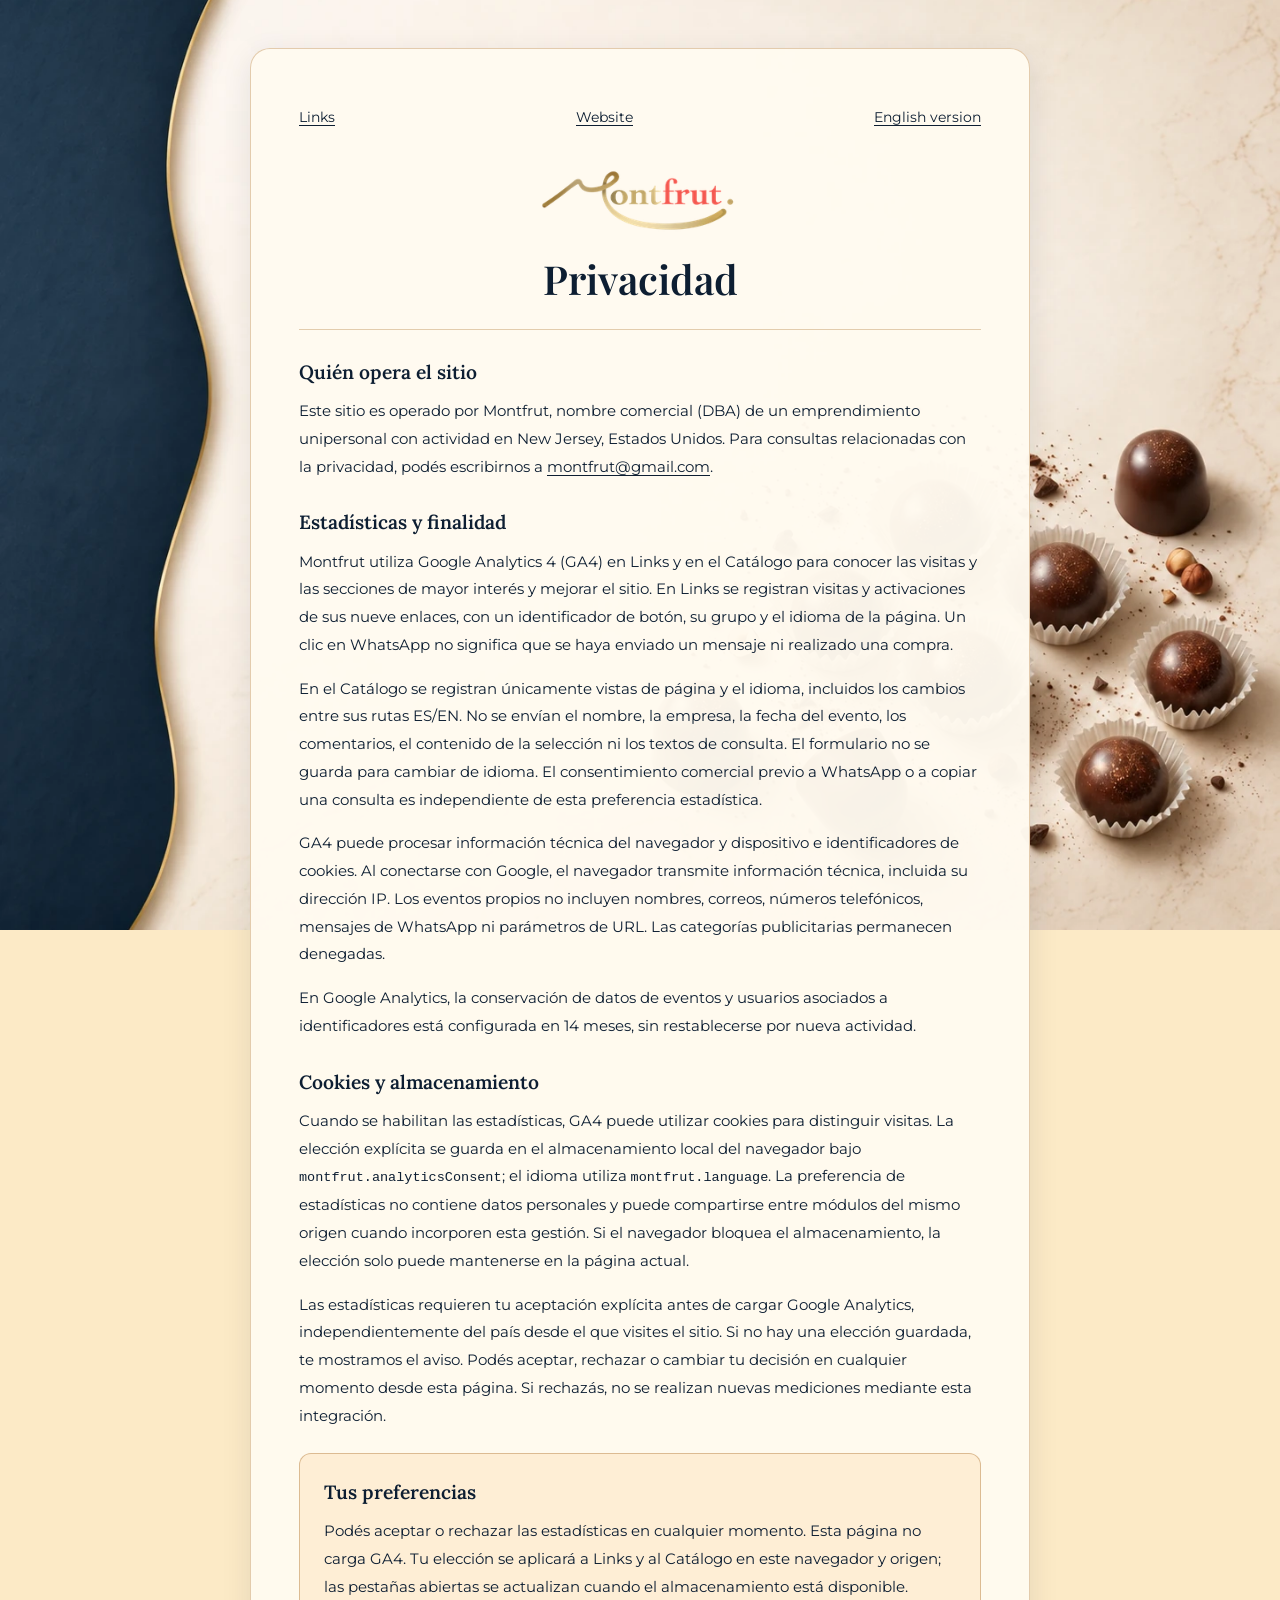
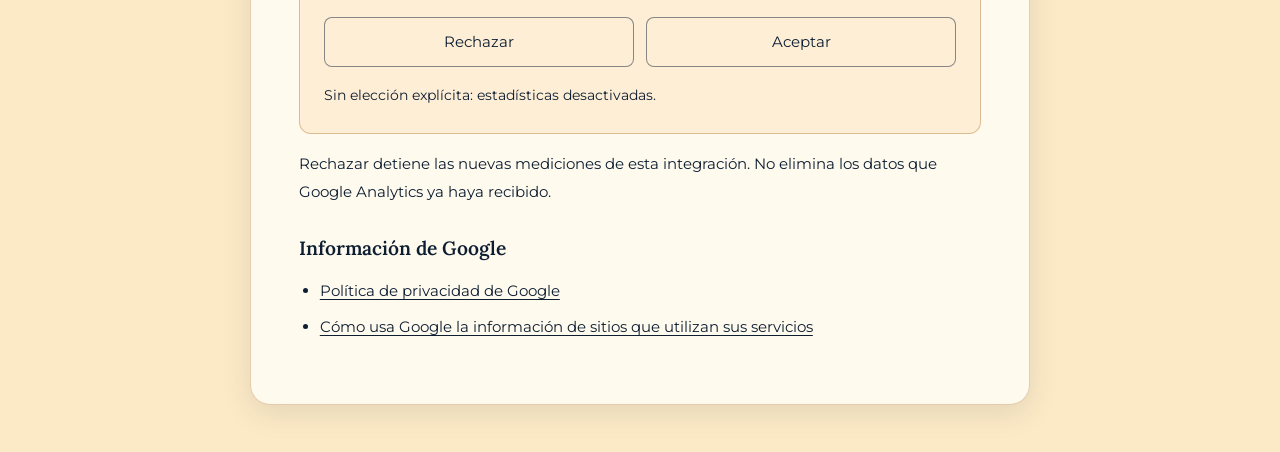
<file: privacy/index.html>
<!DOCTYPE html>
<html lang="es">
<head>
  <meta charset="utf-8">
  <meta name="viewport" content="width=device-width, initial-scale=1">
  <title>Privacidad | Montfrut</title>
  <meta name="description" content="Información sobre estadísticas y preferencias de privacidad de Montfrut.">
  <link rel="canonical" href="https://montfrut.com/privacy/">
  <link rel="alternate" hreflang="es" href="https://montfrut.com/privacy/">
  <link rel="alternate" hreflang="en" href="https://montfrut.com/privacy/en/">
  <link rel="preconnect" href="https://fonts.googleapis.com">
  <link rel="preconnect" href="https://fonts.gstatic.com" crossorigin>
  <link href="https://fonts.googleapis.com/css2?family=Lora:wght@400;500;600&amp;family=Montserrat:wght@400;500;600;700&amp;family=Playfair+Display:wght@500;600;700&amp;display=swap" rel="stylesheet">
  <link rel="stylesheet" href="assets/css/styles.css">
</head>
<body>
  <main class="privacy-page">
    <header>
      <nav aria-label="Navegación de privacidad">
        <a href="../links/index.html?lang=es">Links</a>
        <a href="../index.html?lang=es">Website</a>
        <a href="en/index.html" lang="en" hreflang="en">English version</a>
      </nav>
      <img class="privacy-logo" src="../links/assets/img/montfrut-logo.png" alt="Montfrut" width="250" height="90">
      <h1>Privacidad</h1>
    </header>
    <h2>Quién opera el sitio</h2>
    <p>Este sitio es operado por Montfrut, nombre comercial (DBA) de un emprendimiento unipersonal con actividad en New Jersey, Estados Unidos.
      Para consultas relacionadas con la privacidad, podés escribirnos a
      <a href="mailto:montfrut@gmail.com">montfrut@gmail.com</a>.</p>

    <h2>Estadísticas y finalidad</h2>
    <p>Montfrut utiliza Google Analytics 4 (GA4) en Links y en el Catálogo para conocer las visitas y las secciones de mayor interés
      y mejorar el sitio. En Links se registran visitas y activaciones de sus nueve enlaces, con un identificador de botón,
      su grupo y el idioma de la página. Un clic en WhatsApp no significa que se haya enviado un mensaje ni realizado una compra.</p>
    <p>En el Catálogo se registran únicamente vistas de página y el idioma, incluidos los cambios entre sus rutas ES/EN.
      No se envían el nombre, la empresa, la fecha del evento, los comentarios, el contenido de la selección ni los textos de consulta.
      El formulario no se guarda para cambiar de idioma. El consentimiento comercial previo a WhatsApp o a copiar una consulta es independiente de esta preferencia estadística.</p>
    <p>GA4 puede procesar información técnica del navegador y dispositivo e identificadores de cookies.
      Al conectarse con Google, el navegador transmite información técnica, incluida su dirección IP.
      Los eventos propios no incluyen nombres, correos, números telefónicos, mensajes de WhatsApp ni parámetros de URL.
      Las categorías publicitarias permanecen denegadas.</p>
    <p>En Google Analytics, la conservación de datos de eventos y usuarios asociados a identificadores está configurada en 14 meses, sin restablecerse por nueva actividad.</p>

    <h2>Cookies y almacenamiento</h2>
    <p>Cuando se habilitan las estadísticas, GA4 puede utilizar cookies para distinguir visitas.
      La elección explícita se guarda en el almacenamiento local del navegador bajo <code>montfrut.analyticsConsent</code>;
      el idioma utiliza <code>montfrut.language</code>. La preferencia de estadísticas no contiene datos personales
      y puede compartirse entre módulos del mismo origen cuando incorporen esta gestión. Si el navegador bloquea el
      almacenamiento, la elección solo puede mantenerse en la página actual.</p>
    <p>Las estadísticas requieren tu aceptación explícita antes de cargar Google Analytics, independientemente del país desde el que visites el sitio.
      Si no hay una elección guardada, te mostramos el aviso. Podés aceptar, rechazar o cambiar tu decisión en cualquier momento desde esta página.
      Si rechazás, no se realizan nuevas mediciones mediante esta integración.</p>

    <section class="privacy-preferences" aria-labelledby="preferences-title">
      <h2 id="preferences-title">Tus preferencias</h2>
      <p>Podés aceptar o rechazar las estadísticas en cualquier momento. Esta página no carga GA4.
        Tu elección se aplicará a Links y al Catálogo en este navegador y origen; las pestañas abiertas se actualizan cuando el almacenamiento está disponible.</p>
      <div class="analytics-actions">
        <button class="analytics-button" type="button" data-consent-choice="rejected">Rechazar</button>
        <button class="analytics-button" type="button" data-consent-choice="accepted">Aceptar</button>
      </div>
      <p id="analytics-status" role="status"></p>
      <noscript>Para cambiar esta preferencia necesitás habilitar JavaScript. Esta página no carga Analytics.</noscript>
    </section>
    <p>Rechazar detiene las nuevas mediciones de esta integración. No elimina los datos que Google Analytics ya haya recibido.</p>

    <h2>Información de Google</h2>
    <ul>
      <li><a href="https://policies.google.com/privacy?hl=es">Política de privacidad de Google</a></li>
      <li><a href="https://policies.google.com/technologies/partner-sites?hl=es">Cómo usa Google la información de sitios que utilizan sus servicios</a></li>
    </ul>
  </main>
  <script src="../links/assets/js/consent.js"></script>
</body>
</html>
</file>
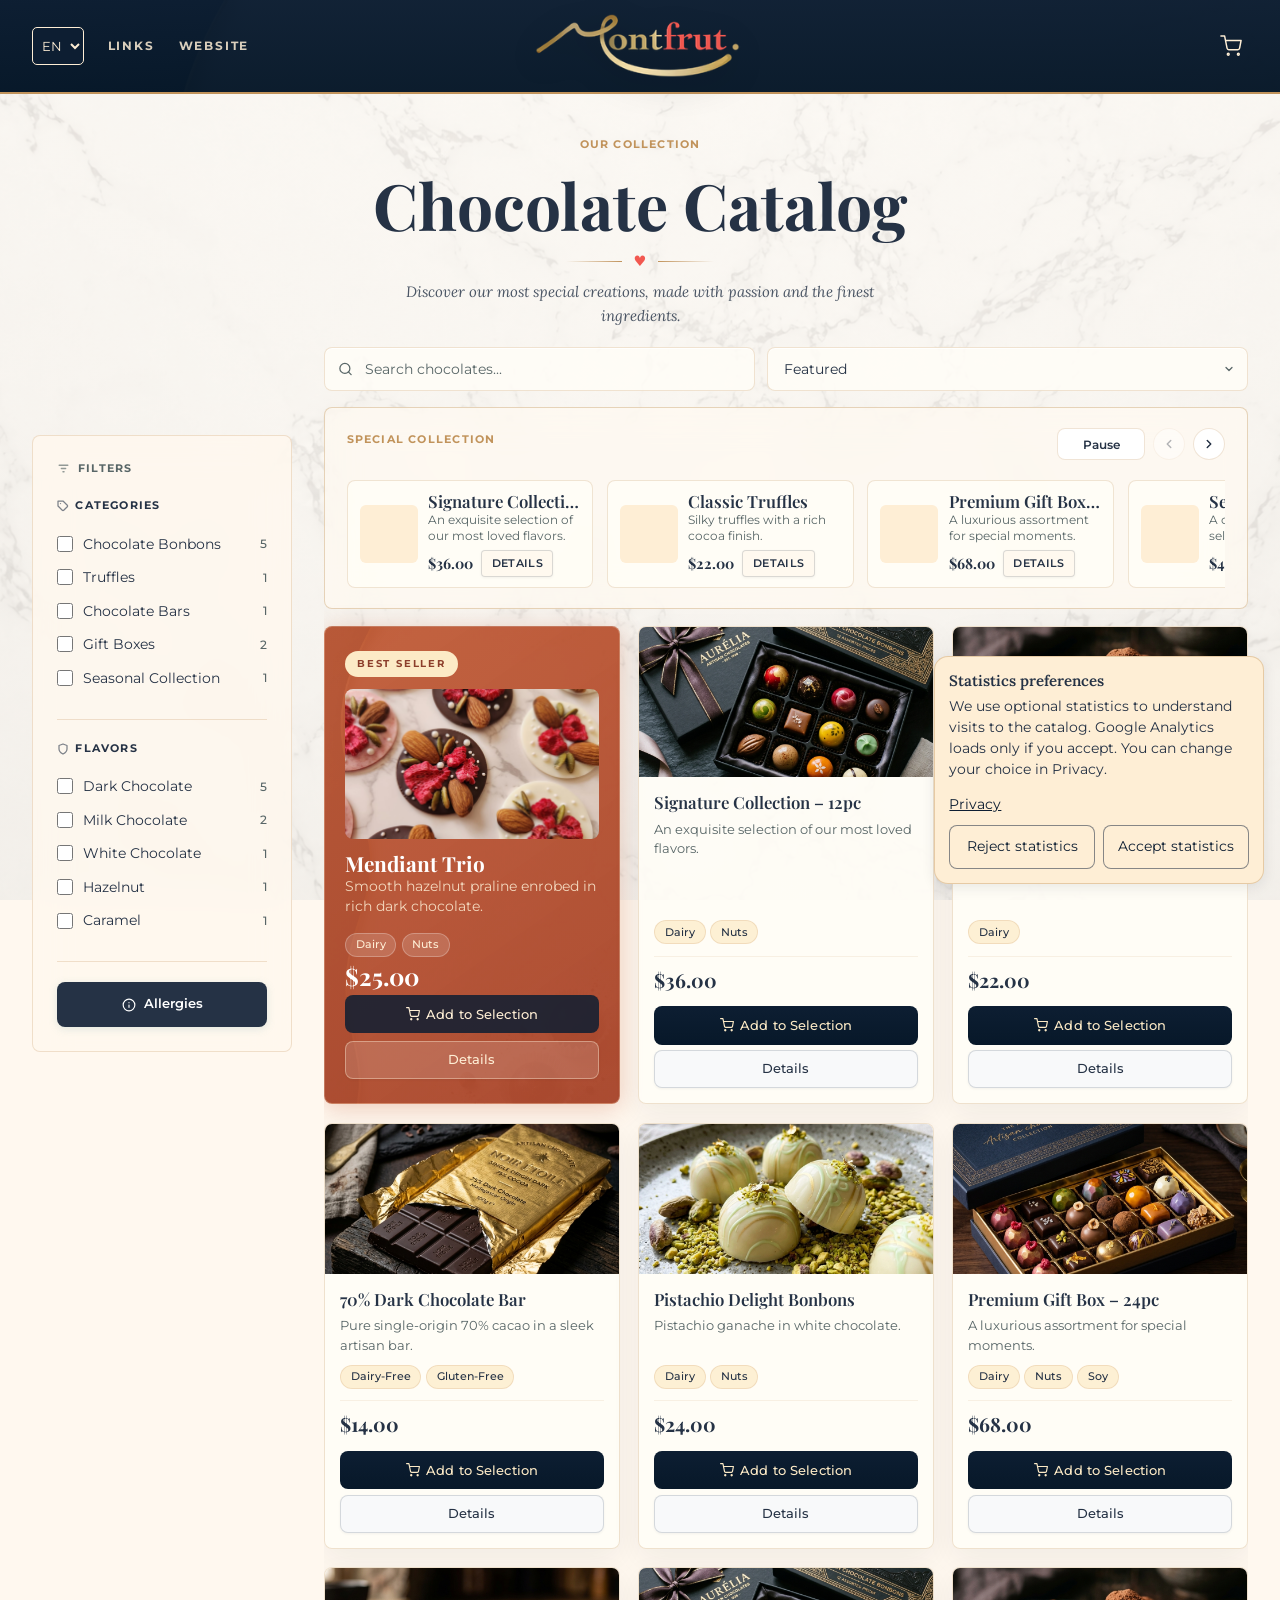
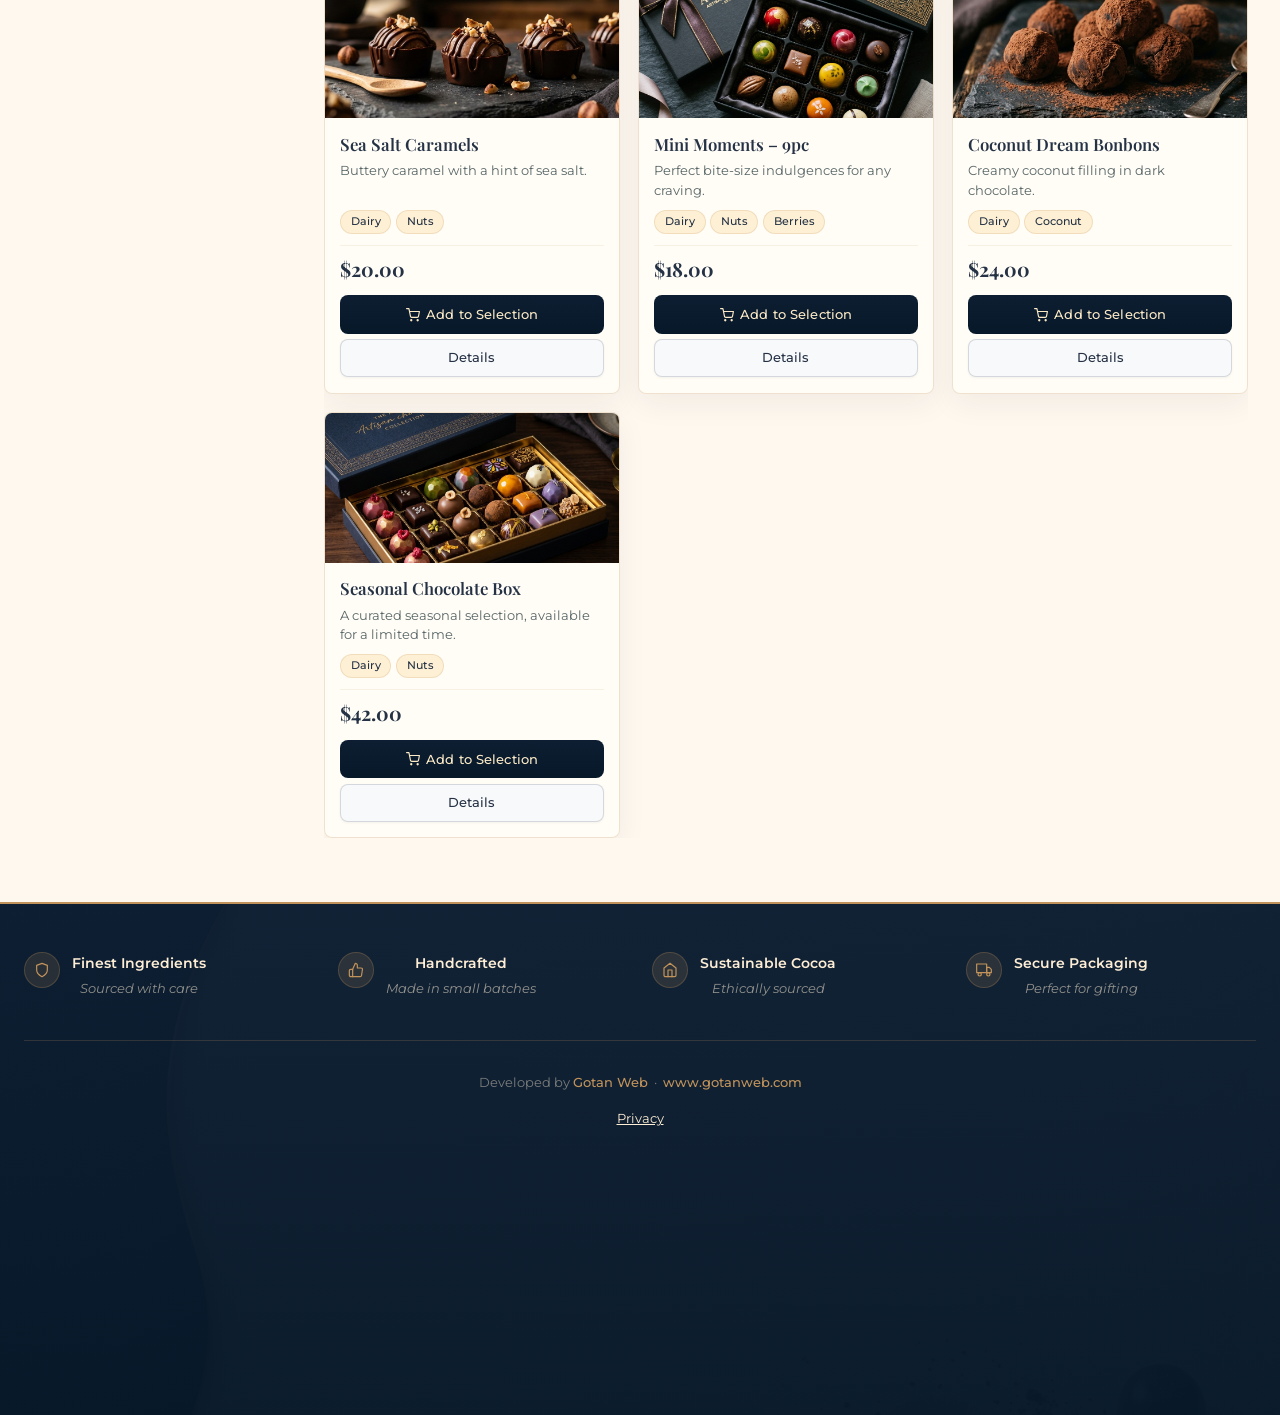
<file: catalog/en/index.html>
<!-- Generated by catalog/generate.mjs; edit catalog/template.html instead. -->
<!DOCTYPE html>
<html lang="en">

<head>
  <meta charset="UTF-8">
  <meta name="viewport" content="width=device-width, initial-scale=1.0, maximum-scale=5.0">
  <meta name="description"
    content="Montfrut - Premium artisan chocolates handcrafted with the finest ingredients. Discover our full catalog of bonbons, truffles, bars, and gift boxes.">
  <meta name="keywords"
    content="Montfrut, artisan chocolate, handcrafted bonbons, gourmet truffles, chocolate gift boxes, premium chocolate catalog">
  <meta name="author" content="Montfrut">
  <title>Montfrut - Artisan Chocolate Catalog</title>

  <!-- Open Graph / Facebook -->
  <meta property="og:type" content="website">
  <meta property="og:url" content="https://montfrut.com/catalog/en/">
  <meta property="og:title" content="Montfrut - Artisan Chocolate Catalog">
  <meta property="og:description"
    content="Discover our collection of premium artisan chocolates. Handcrafted with passion and the finest ingredients.">
  <meta property="og:image" content="https://montfrut.com/links/assets/img/montfrut-og.jpg">

  <!-- Twitter -->
  <meta property="twitter:card" content="summary_large_image">
  <meta property="twitter:url" content="https://montfrut.com/catalog/en/">
  <meta property="twitter:title" content="Montfrut - Artisan Chocolate Catalog">
  <meta property="twitter:description"
    content="Discover our collection of premium artisan chocolates. Handcrafted with passion and the finest ingredients.">
  <meta property="twitter:image" content="https://montfrut.com/links/assets/img/montfrut-og.jpg">

  <meta property="og:locale" content="en_US">
  <meta property="og:locale:alternate" content="es_US">
  <meta property="og:image:alt" content="Montfrut - Artisan Chocolates">
  <meta property="twitter:image:alt" content="Montfrut - Artisan Chocolates">
  <meta name="referrer" content="strict-origin">

  <!-- Favicon -->
  <link rel="icon" type="image/png" href="/links/assets/img/favicon.png">
  <link rel="canonical" href="https://montfrut.com/catalog/en/">

  <link rel="alternate" hreflang="es" href="https://montfrut.com/catalog/">
  <link rel="alternate" hreflang="en" href="https://montfrut.com/catalog/en/">
  <link rel="alternate" hreflang="x-default" href="https://montfrut.com/catalog/">

  <!-- Google Fonts -->
  <link rel="preconnect" href="https://fonts.googleapis.com">
  <link rel="preconnect" href="https://fonts.gstatic.com" crossorigin>
  <link
    href="https://fonts.googleapis.com/css2?family=Lora:ital,wght@0,400;0,500;0,600;1,400&family=Montserrat:wght@400;500;600;700&family=Playfair+Display:wght@500;600;700&display=swap"
    rel="stylesheet">

  <!-- Bootstrap 5 CSS -->
  <link href="https://cdn.jsdelivr.net/npm/bootstrap@5.3.3/dist/css/bootstrap.min.css" rel="stylesheet">

  <!-- Custom Styles -->
  <link rel="stylesheet" href="/catalog/css/styles.css?v=2.5">

  <!-- Structured Data (JSON-LD) -->
  <script type="application/ld+json">
{
  "@context": "https://schema.org",
  "@type": "CollectionPage",
  "@id": "https://montfrut.com/catalog/en/#webpage",
  "url": "https://montfrut.com/catalog/en/",
  "name": "Chocolate Catalog",
  "description": "Montfrut - Premium artisan chocolates handcrafted with the finest ingredients. Discover our full catalog of bonbons, truffles, bars, and gift boxes.",
  "inLanguage": "en",
  "publisher": {
    "@type": "Organization",
    "@id": "https://montfrut.com/#organization",
    "name": "Montfrut",
    "url": "https://montfrut.com/",
    "logo": {
      "@type": "ImageObject",
      "url": "https://montfrut.com/links/assets/img/montfrut-logo.png"
    }
  },
  "mainEntity": {
    "@type": "ItemList",
    "numberOfItems": 10,
    "itemListElement": [
      {
        "@type": "ListItem",
        "position": 1,
        "name": "Mendiant Trio",
        "description": "Smooth hazelnut praline enrobed in rich dark chocolate.",
        "image": "https://montfrut.com/catalog/assets/img/mendiant-trio-01.png"
      },
      {
        "@type": "ListItem",
        "position": 2,
        "name": "Signature Collection – 12pc",
        "description": "An exquisite selection of our most loved flavors.",
        "image": "https://montfrut.com/catalog/assets/img/signature_box.png"
      },
      {
        "@type": "ListItem",
        "position": 3,
        "name": "Classic Truffles",
        "description": "Silky truffles with a rich cocoa finish.",
        "image": "https://montfrut.com/catalog/assets/img/classic_truffles.png"
      },
      {
        "@type": "ListItem",
        "position": 4,
        "name": "70% Dark Chocolate Bar",
        "description": "Pure single-origin 70% cacao in a sleek artisan bar.",
        "image": "https://montfrut.com/catalog/assets/img/dark_chocolate_bar.png"
      },
      {
        "@type": "ListItem",
        "position": 5,
        "name": "Pistachio Delight Bonbons",
        "description": "Pistachio ganache in white chocolate.",
        "image": "https://montfrut.com/catalog/assets/img/pistachio_bonbons.png"
      },
      {
        "@type": "ListItem",
        "position": 6,
        "name": "Premium Gift Box – 24pc",
        "description": "A luxurious assortment for special moments.",
        "image": "https://montfrut.com/catalog/assets/img/premium_box.png"
      },
      {
        "@type": "ListItem",
        "position": 7,
        "name": "Sea Salt Caramels",
        "description": "Buttery caramel with a hint of sea salt.",
        "image": "https://montfrut.com/catalog/assets/img/sea_salt_caramels.png"
      },
      {
        "@type": "ListItem",
        "position": 8,
        "name": "Mini Moments – 9pc",
        "description": "Perfect bite-size indulgences for any craving.",
        "image": "https://montfrut.com/catalog/assets/img/mini_moments.png"
      },
      {
        "@type": "ListItem",
        "position": 9,
        "name": "Coconut Dream Bonbons",
        "description": "Creamy coconut filling in dark chocolate.",
        "image": "https://montfrut.com/catalog/assets/img/coconut_bonbons.png"
      },
      {
        "@type": "ListItem",
        "position": 10,
        "name": "Seasonal Chocolate Box",
        "description": "A curated seasonal selection, available for a limited time.",
        "image": "https://montfrut.com/catalog/assets/img/seasonal_box.png"
      }
    ]
  }
}
  </script>
</head>

<body>

  <!-- =====================================================================
       HEADER
       ===================================================================== -->
  <header class="site-header" role="banner">
    <div class="header-inner catalog-language-header">

      <!-- Left: Hamburger (mobile only) -->
      <div class="header-left">
        <button class="hamburger-btn" type="button" data-bs-toggle="offcanvas" data-bs-target="#filtersOffcanvas"
          aria-controls="filtersOffcanvas" aria-label="Open filters menu">
          <span></span>
          <span></span>
          <span></span>
        </button>

        <label class="catalog-language-control">
          <span class="visually-hidden">Catalog language</span>
          <select id="catalog-language" aria-label="Catalog language">
            <option value="es" lang="es">ES</option>
            <option value="en" lang="en" selected>EN</option>
          </select>
          <span id="catalog-language-status" class="visually-hidden" role="status" aria-live="polite"></span>
        </label>
        <nav class="header-nav d-none d-lg-flex" aria-label="Main navigation">
          <a href="/links/en/" data-catalog-links class="nav-link-custom">links</a>
          <a href="/" class="nav-link-custom">website</a>
        </nav>
      </div>

      <!-- Center: Logo -->
      <div class="header-center">
        <a href="#" aria-label="Montfrut — Home">
          <img class="header-logo" src="/links/assets/img/montfrut-logo.png" alt="Montfrut - Artisan Chocolates"
            width="210" height="86">
        </a>
      </div>

      <!-- Right: Icons -->
      <div class="header-right">
        <button id="selection-indicator" type="button" class="header-icon-btn" aria-label="Selection: 0 units" aria-controls="mySelection" aria-expanded="false" style="position:relative;">
          <svg xmlns="http://www.w3.org/2000/svg" width="22" height="22" viewBox="0 0 24 24" fill="none"
            stroke="currentColor" stroke-width="1.6" stroke-linecap="round" stroke-linejoin="round" aria-hidden="true">
            <circle cx="9" cy="21" r="1"></circle>
            <circle cx="20" cy="21" r="1"></circle>
            <path d="M1 1h4l2.68 13.39a2 2 0 0 0 2 1.61h9.72a2 2 0 0 0 2-1.61L23 6H6"></path>
          </svg>
          <span id="cart-count" class="cart-count d-none" aria-live="polite" aria-label="0 units selected">0</span>
        </button>
      </div>

    </div>
  </header>


  <!-- =====================================================================
       MAIN CONTENT
       ===================================================================== -->
  <main id="main-content">

    <!-- ===================================================================
         CATALOG HERO
         =================================================================== -->
    <section class="catalog-hero" aria-labelledby="catalog-title">
      <p class="catalog-hero__label">Our Collection</p>
      <h1 class="catalog-hero__title" id="catalog-title">Chocolate Catalog</h1>
      <div class="catalog-hero__divider" aria-hidden="true">
        <span class="catalog-hero__heart">♥</span>
      </div>
      <p class="catalog-hero__subtitle">
        Discover our most special creations, made with passion and the finest ingredients.
      </p>
    </section>


    <section id="analytics-consent" class="catalog-analytics-notice" aria-labelledby="catalog-analytics-title">
      <h2 id="catalog-analytics-title">Statistics preferences</h2>
      <p>We use optional statistics to understand visits to the catalog. Google Analytics loads only if you accept. You can change your choice in Privacy.</p>
      <a href="/privacy/en/" data-catalog-privacy-link>Privacy</a>
      <div class="catalog-analytics-notice__actions">
        <button type="button" class="catalog-analytics-notice__button" data-consent-choice="rejected">Reject statistics</button>
        <button type="button" class="catalog-analytics-notice__button" data-consent-choice="accepted">Accept statistics</button>
      </div>
      <noscript>Enable JavaScript to change statistics preferences.</noscript>
    </section>

    <!-- ===================================================================
         CATALOG LAYOUT: SIDEBAR + CONTENT
         =================================================================== -->
    <div class="catalog-layout">

      <!-- ----------------------------------------------------------------
           SIDEBAR — FILTERS (desktop)
           ---------------------------------------------------------------- -->
      <aside class="filter-sidebar" aria-label="Product filters">

        <p class="filter-sidebar__title">
          <svg xmlns="http://www.w3.org/2000/svg" width="13" height="13" viewBox="0 0 24 24" fill="none"
            stroke="currentColor" stroke-width="2.5" stroke-linecap="round" stroke-linejoin="round" aria-hidden="true">
            <line x1="4" y1="6" x2="20" y2="6"></line>
            <line x1="8" y1="12" x2="16" y2="12"></line>
            <line x1="11" y1="18" x2="13" y2="18"></line>
          </svg>
          Filters
        </p>

        <!-- Categories -->
        <div class="filter-group" data-filter-field="category">
          <p class="filter-group__heading">
            <svg xmlns="http://www.w3.org/2000/svg" width="12" height="12" viewBox="0 0 24 24" fill="none"
              stroke="currentColor" stroke-width="2.5" stroke-linecap="round" stroke-linejoin="round"
              aria-hidden="true">
              <path d="M20.59 13.41l-7.17 7.17a2 2 0 0 1-2.83 0L2 12V2h10l8.59 8.59a2 2 0 0 1 0 2.82z"></path>
              <line x1="7" y1="7" x2="7.01" y2="7"></line>
            </svg>
            Categories
          </p>
        </div>

        <div class="filter-divider" aria-hidden="true"></div>

        <!-- Flavors -->
        <div class="filter-group" data-filter-field="flavor">
          <p class="filter-group__heading">
            <svg xmlns="http://www.w3.org/2000/svg" width="12" height="12" viewBox="0 0 24 24" fill="none"
              stroke="currentColor" stroke-width="2.5" stroke-linecap="round" stroke-linejoin="round"
              aria-hidden="true">
              <path d="M12 22s8-4 8-10V5l-8-3-8 3v7c0 6 8 10 8 10z"></path>
            </svg>
            Flavors
          </p>
        </div>

        <div class="filter-divider" aria-hidden="true"></div>

        <button type="button" class="btn-allergies" data-bs-toggle="modal" data-bs-target="#allergiesModal">
          <svg xmlns="http://www.w3.org/2000/svg" width="14" height="14" viewBox="0 0 24 24" fill="none"
            stroke="currentColor" stroke-width="2" stroke-linecap="round" stroke-linejoin="round" aria-hidden="true">
            <circle cx="12" cy="12" r="10"></circle>
            <line x1="12" y1="16" x2="12" y2="12"></line>
            <line x1="12" y1="8" x2="12.01" y2="8"></line>
          </svg>
          Allergies
        </button>

      </aside>


      <!-- ----------------------------------------------------------------
           MAIN CATALOG AREA
           ---------------------------------------------------------------- -->
      <section class="catalog-main" aria-label="Product catalog">

        <!-- Search + Sort toolbar -->
        <div class="catalog-toolbar">
          <!-- Filters button (mobile only) -->
          <button class="filters-toggle-btn" type="button" data-bs-toggle="offcanvas" data-bs-target="#filtersOffcanvas"
            aria-controls="filtersOffcanvas">
            <svg xmlns="http://www.w3.org/2000/svg" width="14" height="14" viewBox="0 0 24 24" fill="none"
              stroke="currentColor" stroke-width="2.5" stroke-linecap="round" stroke-linejoin="round"
              aria-hidden="true">
              <line x1="4" y1="6" x2="20" y2="6"></line>
              <line x1="8" y1="12" x2="16" y2="12"></line>
              <line x1="11" y1="18" x2="13" y2="18"></line>
            </svg>
            Filters
          </button>

          <!-- Search -->
          <div class="search-wrap">
            <svg xmlns="http://www.w3.org/2000/svg" width="15" height="15" viewBox="0 0 24 24" fill="none"
              stroke="currentColor" stroke-width="2" stroke-linecap="round" stroke-linejoin="round" aria-hidden="true">
              <circle cx="11" cy="11" r="8"></circle>
              <line x1="21" y1="21" x2="16.65" y2="16.65"></line>
            </svg>
            <input type="search" id="search-input" class="search-input" placeholder="Search chocolates..."
              aria-label="Search products" autocomplete="off">
          </div>

          <!-- Sort -->
          <select id="sort-select" class="sort-select" aria-label="Sort products">
            <option value="featured">Featured</option>
            <option value="bestsellers">Best Sellers</option>
            <option value="price-asc">Price: Low to High</option>
            <option value="price-desc">Price: High to Low</option>
          </select>
        </div>


        <!-- Special Collection -->
        <div class="special-section" id="special-collection" aria-labelledby="special-heading">
          <div class="special-section__header">
            <h2 class="special-section__label" id="special-heading" tabindex="-1">Special Collection</h2>
            <div class="special-section__arrows">
              <button type="button" id="special-playback" class="carousel-arrow-btn carousel-playback-btn"
                aria-controls="special-track" aria-label="Pause special collection" hidden>Pause</button>
              <button id="special-prev" class="carousel-arrow-btn" aria-label="Previous special items">
                <svg xmlns="http://www.w3.org/2000/svg" width="14" height="14" viewBox="0 0 24 24" fill="none"
                  stroke="currentColor" stroke-width="2.5" stroke-linecap="round" stroke-linejoin="round"
                  aria-hidden="true">
                  <polyline points="15 18 9 12 15 6"></polyline>
                </svg>
              </button>
              <button id="special-next" class="carousel-arrow-btn" aria-label="Next special items">
                <svg xmlns="http://www.w3.org/2000/svg" width="14" height="14" viewBox="0 0 24 24" fill="none"
                  stroke="currentColor" stroke-width="2.5" stroke-linecap="round" stroke-linejoin="round"
                  aria-hidden="true">
                  <polyline points="9 18 15 12 9 6"></polyline>
                </svg>
              </button>
            </div>
          </div>
          <div class="special-carousel-viewport">
            <div id="special-track" role="list" aria-label="Special collection items" aria-live="off"></div>
          </div>
        </div>


        <!-- Product Grid -->
        <div class="catalog-grid-wrap" id="catalog-grid-wrap">
          <!-- Best Seller slot -->
          <div id="bestseller-slot"></div>
          <!-- Dynamic product cards injected here by JS -->
        </div>
        <!-- No results -->
        <p id="no-results" class="d-none" role="status" aria-live="polite"
          style="text-align:center;padding:2rem;color:var(--steel-teal);font-style:italic;">
          No products match your current filters.
        </p>

      </section>
    </div><!-- /.catalog-layout -->

  </main><!-- /#main-content -->


  <!-- =====================================================================
       FOOTER
       ===================================================================== -->
  <footer class="site-footer" role="contentinfo">
    <div class="footer-inner">

      <!-- Feature Icons Row -->
      <div class="footer-features">
        <div class="footer-feature">
          <div class="footer-feature__icon" aria-hidden="true">
            <svg xmlns="http://www.w3.org/2000/svg" width="16" height="16" viewBox="0 0 24 24" fill="none"
              stroke="currentColor" stroke-width="1.8" stroke-linecap="round" stroke-linejoin="round">
              <path d="M12 22s8-4 8-10V5l-8-3-8 3v7c0 6 8 10 8 10z"></path>
            </svg>
          </div>
          <div class="footer-feature__text">
            <strong>Finest Ingredients</strong>
            <span>Sourced with care</span>
          </div>
        </div>
        <div class="footer-feature">
          <div class="footer-feature__icon" aria-hidden="true">
            <svg xmlns="http://www.w3.org/2000/svg" width="16" height="16" viewBox="0 0 24 24" fill="none"
              stroke="currentColor" stroke-width="1.8" stroke-linecap="round" stroke-linejoin="round">
              <path d="M14 9V5a3 3 0 0 0-3-3l-4 9v11h11.28a2 2 0 0 0 2-1.7l1.38-9a2 2 0 0 0-2-2.3H14z"></path>
              <path d="M7 22H4a2 2 0 0 1-2-2v-7a2 2 0 0 1 2-2h3"></path>
            </svg>
          </div>
          <div class="footer-feature__text">
            <strong>Handcrafted</strong>
            <span>Made in small batches</span>
          </div>
        </div>
        <div class="footer-feature">
          <div class="footer-feature__icon" aria-hidden="true">
            <svg xmlns="http://www.w3.org/2000/svg" width="16" height="16" viewBox="0 0 24 24" fill="none"
              stroke="currentColor" stroke-width="1.8" stroke-linecap="round" stroke-linejoin="round">
              <path d="M3 9l9-7 9 7v11a2 2 0 0 1-2 2H5a2 2 0 0 1-2-2z"></path>
              <polyline points="9 22 9 12 15 12 15 22"></polyline>
            </svg>
          </div>
          <div class="footer-feature__text">
            <strong>Sustainable Cocoa</strong>
            <span>Ethically sourced</span>
          </div>
        </div>
        <div class="footer-feature">
          <div class="footer-feature__icon" aria-hidden="true">
            <svg xmlns="http://www.w3.org/2000/svg" width="16" height="16" viewBox="0 0 24 24" fill="none"
              stroke="currentColor" stroke-width="1.8" stroke-linecap="round" stroke-linejoin="round">
              <rect x="1" y="3" width="15" height="13"></rect>
              <polygon points="16 8 20 8 23 11 23 16 16 16 16 8"></polygon>
              <circle cx="5.5" cy="18.5" r="2.5"></circle>
              <circle cx="18.5" cy="18.5" r="2.5"></circle>
            </svg>
          </div>
          <div class="footer-feature__text">
            <strong>Secure Packaging</strong>
            <span>Perfect for gifting</span>
          </div>
        </div>
      </div>

      <!-- Bottom Row -->
      <div class="footer-bottom">
        <p class="footer-credit">
          Developed by <a href="https://www.gotanweb.com/" target="_blank" rel="noopener noreferrer">Gotan Web</a>
          &nbsp;·&nbsp;
          <a href="https://www.gotanweb.com/" target="_blank" rel="noopener noreferrer">www.gotanweb.com</a>
        </p>
      </div>

    </div>
    <p class="catalog-privacy"><a href="/privacy/en/" data-privacy-link>Privacy</a></p>
    <p id="catalog-analytics-status" class="visually-hidden" role="status" data-catalog-dynamic></p>
  </footer>


  <!-- =====================================================================
       OFFCANVAS — MOBILE FILTERS
       ===================================================================== -->
  <div class="offcanvas offcanvas-start offcanvas-filters" tabindex="-1" id="filtersOffcanvas"
    aria-labelledby="filtersOffcanvasLabel">
    <div class="offcanvas-header">
      <h2 class="offcanvas-title" id="filtersOffcanvasLabel">
        <svg xmlns="http://www.w3.org/2000/svg" width="13" height="13" viewBox="0 0 24 24" fill="none"
          stroke="currentColor" stroke-width="2.5" stroke-linecap="round" stroke-linejoin="round" aria-hidden="true"
          style="margin-right:0.4rem;opacity:.7;">
          <line x1="4" y1="6" x2="20" y2="6"></line>
          <line x1="8" y1="12" x2="16" y2="12"></line>
          <line x1="11" y1="18" x2="13" y2="18"></line>
        </svg>
        Filters
      </h2>
      <button type="button" class="btn-close" data-bs-dismiss="offcanvas" aria-label="Close filters"></button>
    </div>
    <div class="offcanvas-body">

      <!-- Main Navigation Links (Mobile) -->
      <div class="offcanvas-nav-links d-lg-none mb-4">
        <a href="/links/en/" data-catalog-links class="offcanvas-nav-link">
          <svg xmlns="http://www.w3.org/2000/svg" width="16" height="16" viewBox="0 0 24 24" fill="none"
            stroke="currentColor" stroke-width="2" stroke-linecap="round" stroke-linejoin="round" class="me-2">
            <path d="M10 13a5 5 0 0 0 7.54.54l3-3a5 5 0 0 0-7.07-7.07l-1.72 1.71"></path>
            <path d="M14 11a5 5 0 0 0-7.54-.54l-3 3a5 5 0 0 0 7.07 7.07l1.71-1.71"></path>
          </svg>
          Links
        </a>
        <a href="/" class="offcanvas-nav-link">
          <svg xmlns="http://www.w3.org/2000/svg" width="16" height="16" viewBox="0 0 24 24" fill="none"
            stroke="currentColor" stroke-width="2" stroke-linecap="round" stroke-linejoin="round" class="me-2">
            <circle cx="12" cy="12" r="10"></circle>
            <line x1="2" y1="12" x2="22" y2="12"></line>
            <path d="M12 2a15.3 15.3 0 0 1 4 10 15.3 15.3 0 0 1-4 10 15.3 15.3 0 0 1-4-10 15.3 15.3 0 0 1 4-10z"></path>
          </svg>
          Website
        </a>
        <div class="filter-divider" aria-hidden="true"></div>
      </div>

      <!-- Categories -->
      <div class="filter-group" data-filter-field="category">
        <p class="filter-group__heading">Categories</p>
      </div>

      <div class="filter-divider" aria-hidden="true"></div>

      <!-- Flavors -->
      <div class="filter-group" data-filter-field="flavor">
        <p class="filter-group__heading">Flavors</p>
      </div>

      <div class="filter-divider" aria-hidden="true"></div>

      <button type="button" class="btn-allergies w-100" data-bs-toggle="modal" data-bs-target="#allergiesModal">
        <svg xmlns="http://www.w3.org/2000/svg" width="14" height="14" viewBox="0 0 24 24" fill="none"
          stroke="currentColor" stroke-width="2" stroke-linecap="round" stroke-linejoin="round" aria-hidden="true">
          <circle cx="12" cy="12" r="10"></circle>
          <line x1="12" y1="16" x2="12" y2="12"></line>
          <line x1="12" y1="8" x2="12.01" y2="8"></line>
        </svg>
        Allergies Information
      </button>

    </div>
  </div>


  <!-- My Selection and CAT-IMP-003B inquiry; no order or payment is recorded. -->
  <aside class="offcanvas offcanvas-end selection-panel" tabindex="-1" id="mySelection"
    aria-labelledby="selection-title">
    <div class="offcanvas-header">
      <h2 id="selection-title" class="offcanvas-title">My Selection</h2>
      <button id="selection-close" type="button" class="btn-close" data-bs-dismiss="offcanvas"
        aria-label="Close My Selection"></button>
    </div>
    <div class="offcanvas-body selection-panel__body">
      <p id="selection-storage-message" class="selection-panel__notice" hidden></p>
      <div id="selection-empty" class="selection-panel__empty">
        <p>Your selection is empty.</p>
        <button id="selection-empty-explore" type="button" class="btn-details" data-bs-dismiss="offcanvas">Continue exploring</button>
      </div>
      <div id="selection-items"></div>
      <form id="selection-inquiry-form" class="selection-inquiry" autocomplete="off" novalidate
        aria-labelledby="selection-inquiry-title" aria-describedby="selection-inquiry-notice">
        <h3 id="selection-inquiry-title">Your inquiry</h3>
        <div class="selection-inquiry__field">
          <label for="inquiry-name">Full Name <span>(required)</span></label>
          <input id="inquiry-name" type="text" required maxlength="100" autocomplete="off"
            aria-describedby="inquiry-name-error">
          <p id="inquiry-name-error" class="selection-inquiry__error" hidden></p>
        </div>
        <div class="selection-inquiry__field">
          <label for="inquiry-company">Company <span>(optional)</span></label>
          <input id="inquiry-company" type="text" maxlength="120" autocomplete="off"
            aria-describedby="inquiry-company-error">
          <p id="inquiry-company-error" class="selection-inquiry__error" hidden></p>
        </div>
        <div class="selection-inquiry__field">
          <label for="inquiry-event-date">Event Date <span>(optional)</span></label>
          <input id="inquiry-event-date" type="date" autocomplete="off"
            aria-describedby="inquiry-event-date-error">
          <p id="inquiry-event-date-error" class="selection-inquiry__error" hidden></p>
        </div>
        <div class="selection-inquiry__field">
          <label for="inquiry-comments">Additional Comments <span>(optional, up to 1,000 characters)</span></label>
          <textarea id="inquiry-comments" rows="4" maxlength="1000" autocomplete="off"
            aria-describedby="inquiry-comments-error"></textarea>
          <p id="inquiry-comments-error" class="selection-inquiry__error" hidden></p>
        </div>
        <p id="selection-inquiry-notice" class="selection-panel__notice">Opening WhatsApp shares these details with WhatsApp. Review and send the message there manually. Both inquiry actions require accepting the commercial terms first.</p>
        <p id="inquiry-selection-message" class="selection-inquiry__error" tabindex="-1" hidden></p>
        <p id="inquiry-form-hint" class="selection-inquiry__hint">Enter your full name and select at least one valid product to continue.</p>
        <div class="selection-inquiry__actions">
          <button id="inquiry-whatsapp" type="submit" class="selection-panel__action" disabled
            aria-describedby="selection-inquiry-notice inquiry-form-hint">Send Inquiry via WhatsApp</button>
          <button id="inquiry-copy" type="button" class="selection-panel__action" disabled
            aria-describedby="inquiry-form-hint">Copy Inquiry Message</button>
        </div>
        <p id="inquiry-action-status" class="selection-inquiry__hint" role="status" aria-live="polite" aria-atomic="true"></p>
      </form>
    </div>
    <div class="selection-panel__summary">
      <p><span>Valid units</span> <strong id="selection-valid-units">0</strong></p>
      <p><span>Estimated subtotal</span> <strong id="selection-subtotal">$0.00</strong></p>
      <p id="selection-subtotal-message" class="selection-panel__notice" hidden></p>
      <small>Estimated prices exclude taxes, delivery and other charges. Montfrut will confirm final pricing and availability.</small>
      <button id="selection-clear" type="button" class="btn-details" hidden>Clear selection</button>
      <div id="selection-clear-confirm" class="selection-panel__confirm" role="group" aria-labelledby="selection-clear-question" hidden>
        <p id="selection-clear-question">Clear every item from your selection?</p>
        <button id="selection-confirm-clear" type="button" class="btn-details">Yes, clear selection</button>
        <button id="selection-cancel-clear" type="button" class="btn-details">Keep selection</button>
      </div>
    </div>
    <p id="selection-live" class="visually-hidden" aria-live="polite" aria-atomic="true"></p>
  </aside>

  <!-- =====================================================================
       PRODUCT MODAL
       ===================================================================== -->
  <div class="modal fade modal-product" id="productModal" tabindex="-1" aria-labelledby="productModalLabel"
    aria-hidden="true">
    <div class="modal-dialog modal-lg modal-dialog-centered modal-dialog-scrollable">
      <div class="modal-content">

        <!-- Header -->
        <div class="modal-header">
          <h3 class="modal-title" id="productModalLabel">
            <span id="modal-title">Product Name</span>
          </h3>
          <button type="button" class="btn-close" data-bs-dismiss="modal" aria-label="Close product details"></button>
        </div>

        <!-- Body -->
        <div class="modal-body">
          <div class="row g-4">

            <!-- Left: Carousel -->
            <div class="col-md-6">
              <div id="modalCarousel" class="carousel slide modal-carousel" data-bs-ride="false"
                aria-label="Product images">
                <div class="carousel-indicators" id="modal-carousel-indicators"></div>
                <div class="carousel-inner" id="modal-carousel-inner"></div>
                <button class="carousel-control-prev" type="button" data-bs-target="#modalCarousel"
                  data-bs-slide="prev">
                  <span class="carousel-control-prev-icon" aria-hidden="true"></span>
                  <span class="visually-hidden">Previous image</span>
                </button>
                <button class="carousel-control-next" type="button" data-bs-target="#modalCarousel"
                  data-bs-slide="next">
                  <span class="carousel-control-next-icon" aria-hidden="true"></span>
                  <span class="visually-hidden">Next image</span>
                </button>
              </div>
              <div id="modal-thumbnails" class="modal-thumbnails" aria-label="Product image thumbnails"></div>
            </div>

            <!-- Right: Info -->
            <div class="col-md-6">
              <p class="modal-price" id="modal-price" aria-live="polite" aria-label="Unit price in USD">$0.00</p>

              <p class="modal-section-label">Description</p>
              <p class="modal-text" id="modal-description"></p>

              <p class="modal-section-label">Allergy Information</p>
              <div id="modal-tags" class="d-flex flex-wrap gap-1 mb-1"></div>

              <p class="modal-section-label">Flavor Notes</p>
              <div id="modal-flavor-notes" class="d-flex flex-wrap mb-1"></div>

              <p class="modal-section-label">Ingredients</p>
              <p class="modal-text" id="modal-ingredients"></p>

              <p id="selection-edit-note" class="modal-text" hidden></p>
              <div id="modal-variants" hidden></div>
              <p id="modal-selection-message" class="selection-validation" role="status" aria-live="polite" hidden></p>
            </div>

          </div>
        </div>

        <!-- Footer -->
        <div class="modal-footer">
          <button type="button" id="modal-add-to-cart" class="btn-add-to-cart" data-id="" data-name="">
            <svg xmlns="http://www.w3.org/2000/svg" width="14" height="14" viewBox="0 0 24 24" fill="none"
              stroke="currentColor" stroke-width="2" stroke-linecap="round" stroke-linejoin="round" aria-hidden="true">
              <circle cx="9" cy="21" r="1"></circle>
              <circle cx="20" cy="21" r="1"></circle>
              <path d="M1 1h4l2.68 13.39a2 2 0 0 0 2 1.61h9.72a2 2 0 0 0 2-1.61L23 6H6"></path>
            </svg>
            <span id="modal-selection-action-label">Add to Selection</span>
          </button>
          <button type="button" class="btn-details" data-bs-dismiss="modal">Close</button>
        </div>

      </div>
    </div>
  </div>


  <!-- =====================================================================
       TOAST — Add to Selection Notification
       ===================================================================== -->
  <div class="toast-container position-fixed bottom-0 end-0 p-3" aria-live="polite" aria-atomic="true">
    <div id="cart-toast" class="toast montfrut-toast" role="status" aria-live="polite" aria-atomic="true"
      data-bs-delay="3000">
      <div class="toast-header">
        <span class="toast-title">Montfrut</span>
        <button type="button" class="btn-close ms-auto" data-bs-dismiss="toast"
          aria-label="Dismiss notification"></button>
      </div>
      <div class="toast-body">
        <span class="toast-check-icon" aria-hidden="true">
          <svg xmlns="http://www.w3.org/2000/svg" width="11" height="11" viewBox="0 0 24 24" fill="none" stroke="#fff"
            stroke-width="3" stroke-linecap="round" stroke-linejoin="round">
            <polyline points="20 6 9 17 4 12"></polyline>
          </svg>
        </span>
        <span id="toast-body-text">Product added to selection.</span>
      </div>
    </div>
  </div>


  <!-- =====================================================================
       ALLERGIES MODAL
       ===================================================================== -->
  <div class="modal fade" id="allergiesModal" tabindex="-1" aria-labelledby="allergiesModalLabel" aria-hidden="true">
    <div class="modal-dialog modal-dialog-centered">
      <div class="modal-content">
        <div class="modal-header">
          <h3 class="modal-title" id="allergiesModalLabel" data-catalog-text-source="Allergy Information">Allergy Information</h3>
          <button type="button" class="btn-close" data-bs-dismiss="modal" aria-label="Close"></button>
        </div>
        <div class="modal-body">
          <p>At Montfrut, we take food safety seriously. Please be aware that our products are handcrafted in a facility
            that processes common allergens.</p>
          <ul class="allergy-list">
            <li><strong>Dairy:</strong> Many of our chocolates contain cream and butter.</li>
            <li><strong>Nuts:</strong> We use hazelnuts, pistachios, and almonds in various recipes.</li>
            <li><strong>Soy:</strong> Some ingredients may contain soy lecithin as an emulsifier.</li>
            <li><strong>Gluten:</strong> While many products are gluten-free, cross-contamination is possible.</li>
          </ul>
          <p class="mt-3 text-muted" style="font-size: 0.85rem;">For specific ingredient questions, please check the
            details of each individual product or contact our team.</p>
        </div>
        <div class="modal-footer">
          <button type="button" class="btn-details" data-bs-dismiss="modal">Close</button>
        </div>
      </div>
    </div>
  </div>


  <!-- Consent is requested for every inquiry action; it is never persisted. -->
  <div class="modal fade catalog-consent" id="inquiryConsentModal" tabindex="-1"
    aria-labelledby="inquiry-consent-title" aria-describedby="inquiry-consent-text" aria-hidden="true">
    <div class="modal-dialog modal-dialog-centered modal-dialog-scrollable">
      <div class="modal-content">
        <div class="modal-header">
          <h2 class="modal-title fs-5" id="inquiry-consent-title">Commercial terms</h2>
          <button type="button" class="btn-close" data-bs-dismiss="modal" aria-label="Close consent dialog"></button>
        </div>
        <div class="modal-body">
          <p id="inquiry-consent-text">I understand that this inquiry does not constitute a purchase or reservation. The amounts shown do not include taxes, shipping, or other charges. Montfrut will confirm final prices, availability, delivery, and terms.</p>
        </div>
        <div class="modal-footer">
          <button id="inquiry-consent-reject" type="button" class="catalog-consent__button catalog-consent__button--secondary" data-bs-dismiss="modal">I Don't Accept.</button>
          <button id="inquiry-consent-accept" type="button" class="catalog-consent__button catalog-consent__button--primary">I Accept.</button>
        </div>
      </div>
    </div>
  </div>

  <!-- Bootstrap 5 JS Bundle -->
  <script src="https://cdn.jsdelivr.net/npm/bootstrap@5.3.3/dist/js/bootstrap.bundle.min.js"></script>

  <!-- Montfrut Scripts -->
  <script src="/catalog/js/products.js?v=2.3"></script>
  <script src="/catalog/js/translations.js?v=2.4"></script>
  <script src="/catalog/js/scripts.js?v=2.4"></script>

  <script src="/links/assets/js/consent.js"></script>
  <script src="/catalog/js/analytics.js?v=1.0"></script>
  <script src="/catalog/js/consent-ui.js?v=1.0"></script>

  <script>
    // Robustness check: if after 2 seconds the grid is still empty, try to re-render
    window.addEventListener('load', () => {
      setTimeout(() => {
        const grid = document.getElementById('catalog-grid-wrap');
        if (grid && grid.children.length <= 1) { // 1 because of bestseller-slot
          console.warn('Montfrut Catalog: Grid seems empty, forcing re-render...');
          if (typeof renderProductGrid === 'function') renderProductGrid();
          if (typeof renderSpecialCollection === 'function') renderSpecialCollection();
        }
      }, 2000);
    });
  </script>

</body>

</html>
</file>
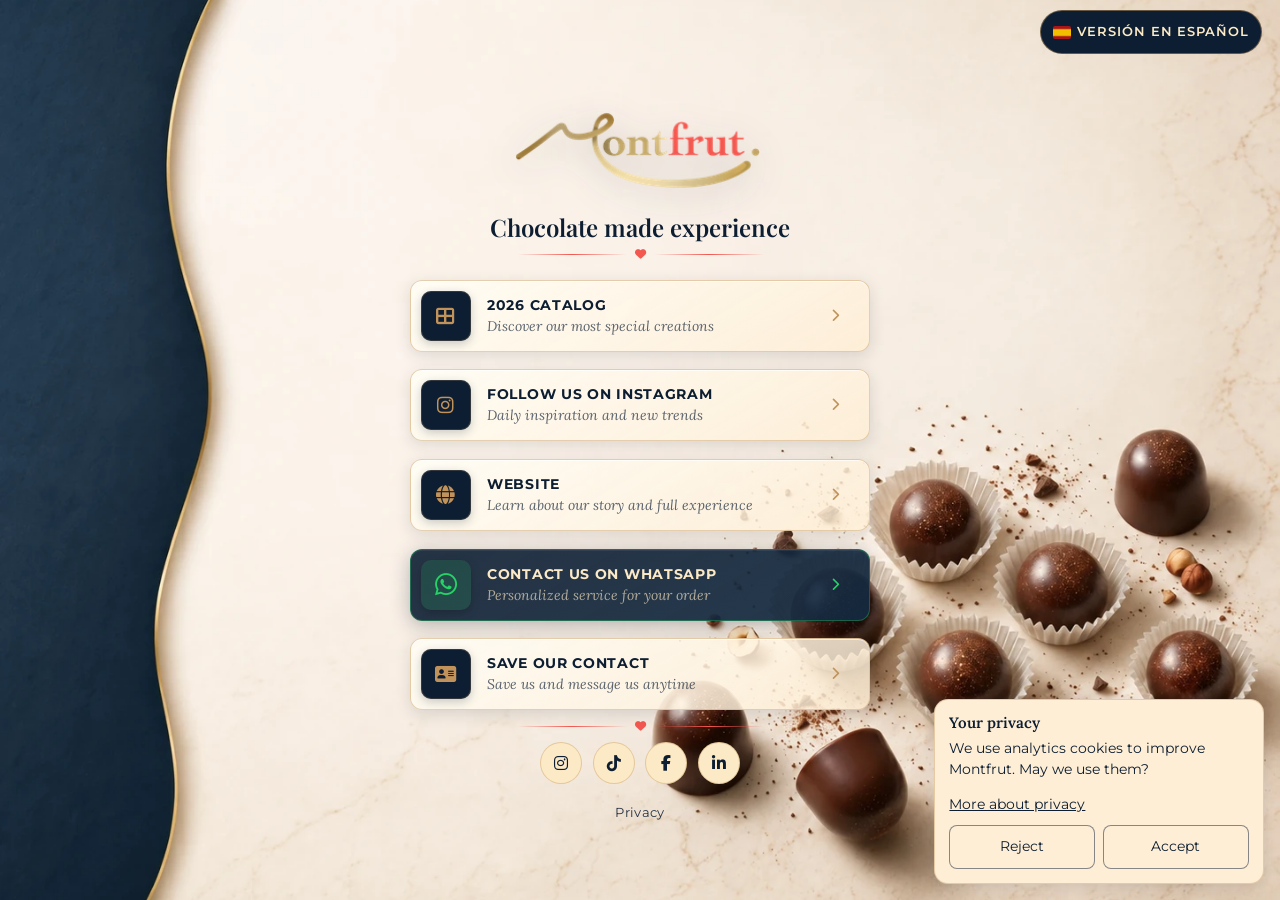
<file: links/en/index.html>
<!doctype html>
<html lang="en">

<head>
  <meta charset="utf-8">
  <meta name="viewport" content="width=device-width, initial-scale=1">

  <!-- Shared language preference; runs before rendering the page. -->
  <script src="../assets/js/language.js"></script>

  <!-- SEO Primary -->
  <title>Montfrut | Artisan Chocolates · NJ & NY</title>
  <meta name="description"
    content="Montfrut — Chocolate made experience. Artisan bonbons, Dubai bars and exclusive creations. Orders and events in New Jersey and New York. @Montfrut">
  <meta name="keywords"
    content="Montfrut, artisan chocolates, bonbons, Dubai bars, chocolate events NJ, corporate gifts, New Jersey, New York">
  <meta name="author" content="Montfrut">
  <link rel="canonical" href="https://montfrut.com/links/en/">
  <link rel="alternate" hreflang="es" href="https://montfrut.com/links/">
  <link rel="alternate" hreflang="en" href="https://montfrut.com/links/en/">
  <link rel="alternate" hreflang="x-default" href="https://montfrut.com/links/">
  <link rel="icon" type="image/png" sizes="20x20" href="/links/assets/img/favicon.png">

  <!-- Open Graph -->
  <meta property="og:type" content="website">
  <meta property="og:url" content="https://montfrut.com/links/en/">
  <meta property="og:title" content="Montfrut | Artisan Chocolates · NJ & NY">
  <meta property="og:description"
    content="Artisan bonbons, Dubai bars and unique chocolate experiences. Orders and events in New Jersey and New York.">
  <meta property="og:image" content="https://montfrut.com/links/assets/img/montfrut-og.jpg">
  <meta property="og:image:type" content="image/jpeg">
  <meta property="og:image:width" content="1200">
  <meta property="og:image:height" content="630">
  <meta property="og:image:alt" content="Chocolate bonbons on a cream background with dark blue and gold details">
  <meta property="og:locale" content="en_US">
  <meta property="og:locale:alternate" content="es_AR">
  <meta property="og:site_name" content="Montfrut">

  <!-- Twitter Card -->
  <meta name="twitter:card" content="summary_large_image">
  <meta name="twitter:title" content="Montfrut | Artisan Chocolates · NJ & NY">
  <meta name="twitter:description"
    content="Artisan bonbons, Dubai bars and unique chocolate experiences. Orders and events in NJ and NY.">
  <meta name="twitter:image" content="https://montfrut.com/links/assets/img/montfrut-og.jpg">
  <meta name="twitter:image:alt" content="Chocolate bonbons on a cream background with dark blue and gold details">

  <!-- Fonts -->
  <link rel="preconnect" href="https://fonts.googleapis.com">
  <link rel="preconnect" href="https://fonts.gstatic.com" crossorigin>
  <link
    href="https://fonts.googleapis.com/css2?family=Lora:ital,wght@0,400;0,500;0,600;1,400&family=Montserrat:wght@400;500;600;700&family=Playfair+Display:wght@500;600;700&display=swap"
    rel="stylesheet">

  <!-- Bootstrap 5 -->
  <link href="https://cdn.jsdelivr.net/npm/bootstrap@5.3.3/dist/css/bootstrap.min.css" rel="stylesheet"
    integrity="sha384-QWTKZyjpPEjISv5WaRU9OFeRpok6YctnYmDr5pNlyT2bRjXh0JMhjY6hW+ALEwIH" crossorigin="anonymous">

  <!-- Font Awesome 6 -->
  <link rel="stylesheet" href="https://cdnjs.cloudflare.com/ajax/libs/font-awesome/6.5.2/css/all.min.css"
    integrity="sha384-PPIZEGYM1v8zp5Py7UjFb79S58UeqCL9pYVnVPURKEqvioPROaVAJKKLzvH2rDnI" crossorigin="anonymous">

  <!-- App Styles -->
  <link rel="stylesheet" href="../assets/css/styles.css">

  <!-- Structured Data -->
  <script type="application/ld+json">
  {
    "@context": "https://schema.org",
    "@type": "Organization",
    "@id": "https://montfrut.com/#organization",
    "name": "Montfrut",
    "description": "Chocolate made experience. Artisan bonbons, Dubai bars and exclusive creations for moments that matter.",
    "url": "https://montfrut.com/",
    "logo": "https://montfrut.com/links/assets/img/montfrut-logo.png",
    "telephone": "+1-917-474-0694",
    "email": "montfrut@gmail.com",
    "areaServed": ["New Jersey", "New York"],
    "sameAs": [
      "https://instagram.com/montfrut",
      "https://www.tiktok.com/@montfrut",
      "https://www.facebook.com/montfrut"
    ]
  }
  </script>
</head>

<body>

  <!-- Language Switch -->
  <div class="language-bar" role="navigation" aria-label="Language Switch">
    <a class="language-switch" href="../index.html?lang=es" data-language="es" hreflang="es" lang="es" aria-label="Cambiar a la versión en español">
      <img src="../assets/img/spain flag.png" alt="" width="18" height="13" loading="lazy">
      <span>VERSIÓN EN ESPAÑOL</span>
    </a>
  </div>

  <!-- Page wrapper -->
  <div class="page-wrap" role="main">

    <!-- Main Card -->
    <article class="main-card">

      <!-- Logo -->
      <header class="brand-header" aria-label="Montfrut brand identity">
        <h1 class="brand-title">
          <img class="brand-logo anim-entry" src="../assets/img/montfrut-logo.png" alt="Montfrut — Artisan Chocolates"
            width="250" height="90" loading="eager">
        </h1>

        <!-- Subtitle -->
        <p class="brand-subtitle anim-entry">Chocolate made experience</p>

        <!-- Divider top -->
        <div class="ornament anim-entry" aria-hidden="true">
          <span class="ornament-line"></span>
          <i class="fa-solid fa-heart ornament-heart"></i>
          <span class="ornament-line"></span>
        </div>
      </header>

      <!-- Links -->
      <nav class="links-nav" aria-label="Montfrut main links">

        <a class="link-btn anim-entry" href="/catalog/en/" target="_blank" rel="noopener noreferrer"
          aria-label="2026 Catalog — discover our most special creations" data-analytics-id="catalog">
          <span class="btn-icon" aria-hidden="true"><i class="fa-solid fa-table-cells-large"></i></span>
          <span class="btn-body">
            <strong>2026 Catalog</strong>
            <small>Discover our most special creations</small>
          </span>
          <span class="btn-arrow" aria-hidden="true"><i class="fa-solid fa-chevron-right"></i></span>
        </a>

        <a class="link-btn anim-entry" href="https://instagram.com/montfrut" target="_blank" rel="noopener noreferrer"
          aria-label="Follow us on Instagram @montfrut" data-analytics-id="instagram_main">
          <span class="btn-icon" aria-hidden="true"><i class="fa-brands fa-instagram" aria-hidden="true"></i></span>
          <span class="btn-body">
            <strong>Follow us on Instagram</strong>
            <small>Daily inspiration and new trends</small>
          </span>
          <span class="btn-arrow" aria-hidden="true"><i class="fa-solid fa-chevron-right"></i></span>
        </a>

        <a class="link-btn anim-entry" href="../en/index.html" target="_blank" rel="noopener noreferrer"
          aria-label="Website — Learn about our story and full experience" data-analytics-id="website">
          <span class="btn-icon" aria-hidden="true"><i class="fa-solid fa-globe"></i></span>
          <span class="btn-body">
            <strong>Website</strong>
            <small>Learn about our story and full experience</small>
          </span>
          <span class="btn-arrow" aria-hidden="true"><i class="fa-solid fa-chevron-right"></i></span>
        </a>

        <a class="link-btn link-btn--whatsapp anim-entry"
          href="https://wa.me/+19174740694?text=Hi%20I%20would%20like%20to%20know%20more%20about%20your%20products"
          target="_blank" rel="noopener noreferrer" aria-label="Contact us on WhatsApp for personalized service" data-analytics-id="whatsapp">
          <span class="btn-icon" aria-hidden="true"><i class="fa-brands fa-whatsapp"></i></span>
          <span class="btn-body">
            <strong>Contact us on WhatsApp</strong>
            <small>Personalized service for your order</small>
          </span>
          <span class="btn-arrow" aria-hidden="true"><i class="fa-solid fa-chevron-right"></i></span>
        </a>

        <a class="link-btn anim-entry" href="../contact.vcf" download="montfrut-contact.vcf" aria-label="Save our contact" data-analytics-id="contact">
          <span class="btn-icon" aria-hidden="true"><i class="fa-solid fa-address-card"></i></span>
          <span class="btn-body">
            <strong>Save our contact</strong>
            <small>Save us and message us anytime</small>
          </span>
          <span class="btn-arrow" aria-hidden="true"><i class="fa-solid fa-chevron-right"></i></span>
        </a>

      </nav>

      <!-- Divider bottom -->
      <div class="ornament ornament--bottom anim-entry" aria-hidden="true">
        <span class="ornament-line"></span>
        <i class="fa-solid fa-heart ornament-heart"></i>
        <span class="ornament-line"></span>
      </div>

      <!-- Social -->
      <nav class="social-row anim-entry" aria-label="Montfrut social media">
        <a href="https://instagram.com/montfrut" target="_blank" rel="noopener noreferrer"
          aria-label="Montfrut on Instagram" data-analytics-id="instagram_social">
          <i class="fa-brands fa-instagram" aria-hidden="true"></i>
        </a>
        <a href="https://www.tiktok.com/@montfrut" target="_blank" rel="noopener noreferrer"
          aria-label="Montfrut on TikTok" data-analytics-id="tiktok">
          <i class="fa-brands fa-tiktok" aria-hidden="true"></i>
        </a>
        <a href="https://www.facebook.com/montfrut" target="_blank" rel="noopener noreferrer"
          aria-label="Montfrut on Facebook" data-analytics-id="facebook">
          <i class="fa-brands fa-facebook-f" aria-hidden="true"></i>
        </a>
        <a href="https://www.linkedin.com/company/montfrut" target="_blank" rel="noopener noreferrer"
          aria-label="Montfrut on Linkedin" data-analytics-id="linkedin">
          <i class="fa-brands fa-linkedin-in" aria-hidden="true"></i>
        </a>
      </nav>

      <footer class="analytics-privacy" aria-label="Statistics privacy">
        <section id="analytics-consent" class="analytics-consent" aria-labelledby="analytics-title" hidden>
          <h2 id="analytics-title">Your privacy</h2>
          <p>We use analytics cookies to improve Montfrut. May we use them?</p>
          <a class="analytics-policy-link" href="../../privacy/en/">More about privacy</a>
          <div class="analytics-actions">
            <button class="analytics-button" type="button" data-consent-choice="rejected">Reject</button>
            <button class="analytics-button" type="button" data-consent-choice="accepted">Accept</button>
          </div>
        </section>
        <a class="analytics-settings" href="../../privacy/en/index.html" data-privacy-link>Privacy</a>
      </footer>

    </article>

  </div>

  <!-- App JS -->
  <script src="../assets/js/main.js"></script>
  <script src="../assets/js/consent.js"></script>
  <script src="../assets/js/analytics.js"></script>
  <script src="../assets/js/consent-ui.js"></script>

</body>

</html>
</file>
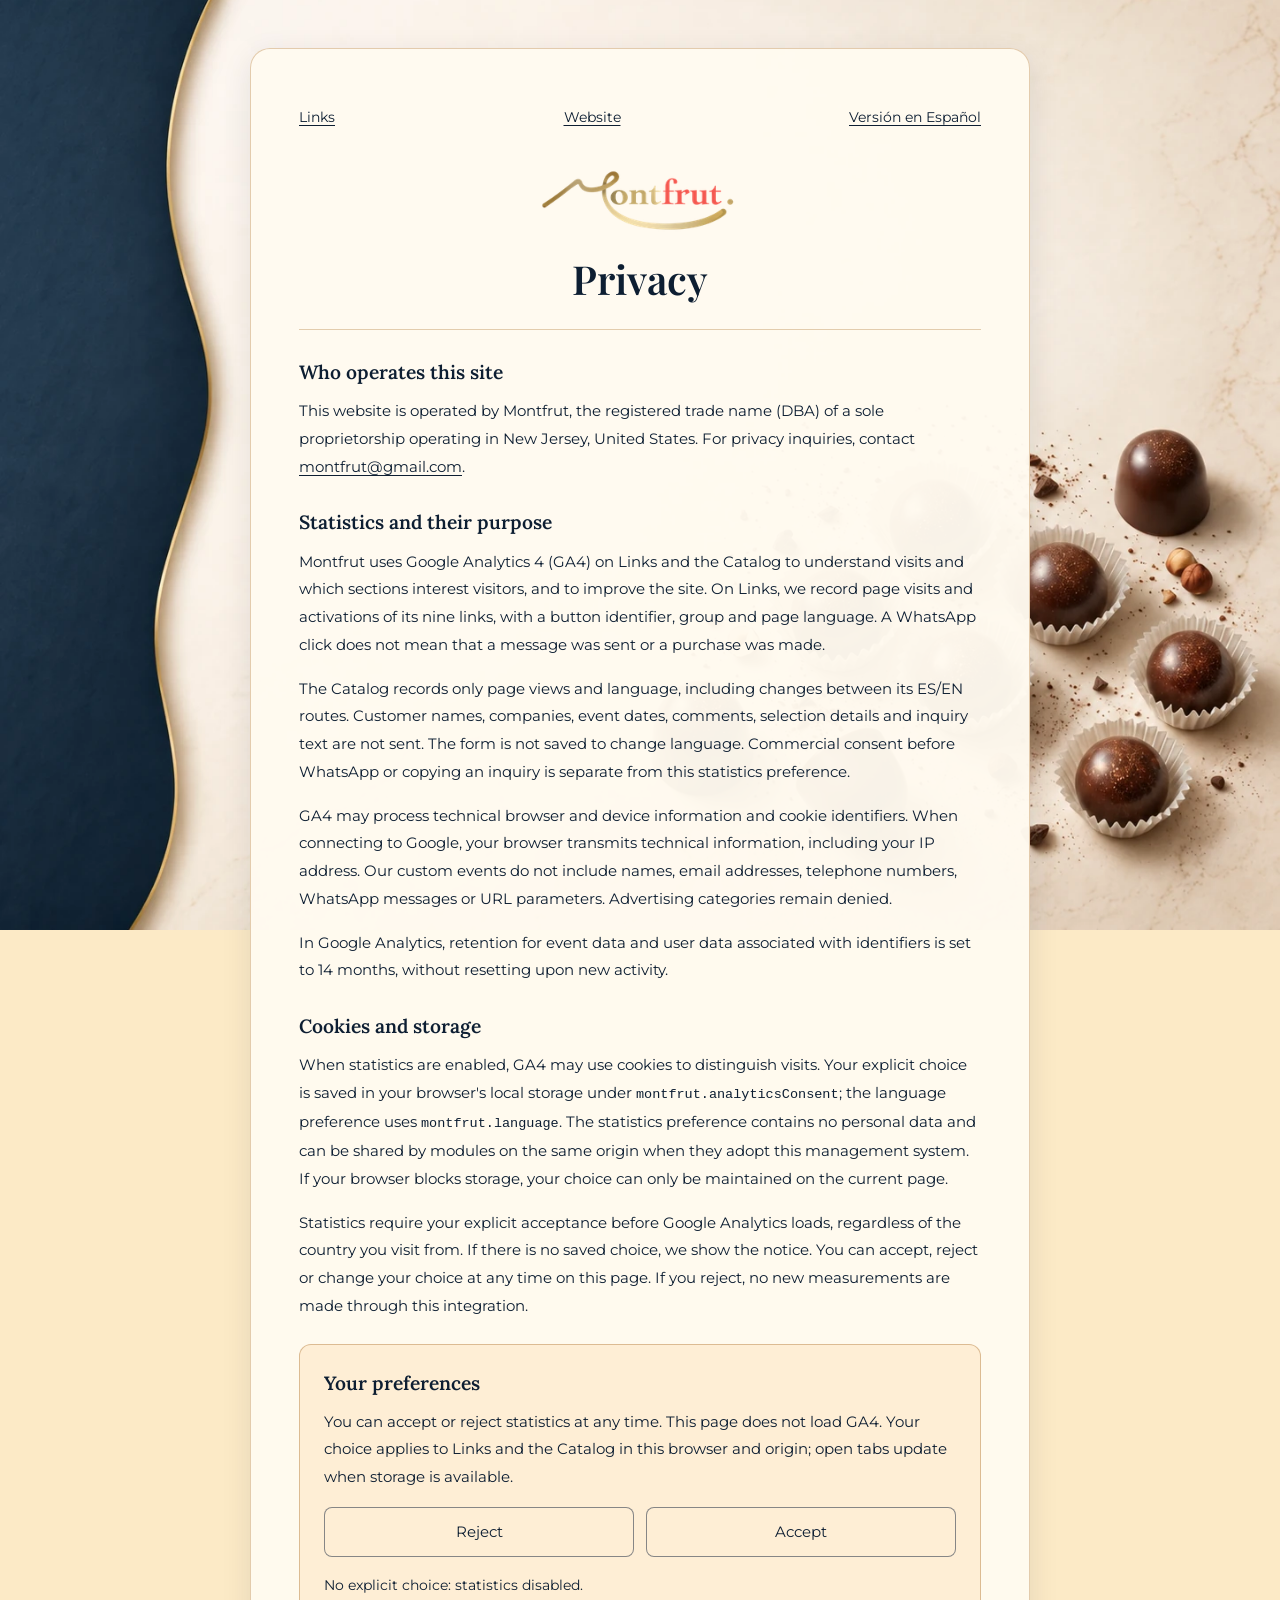
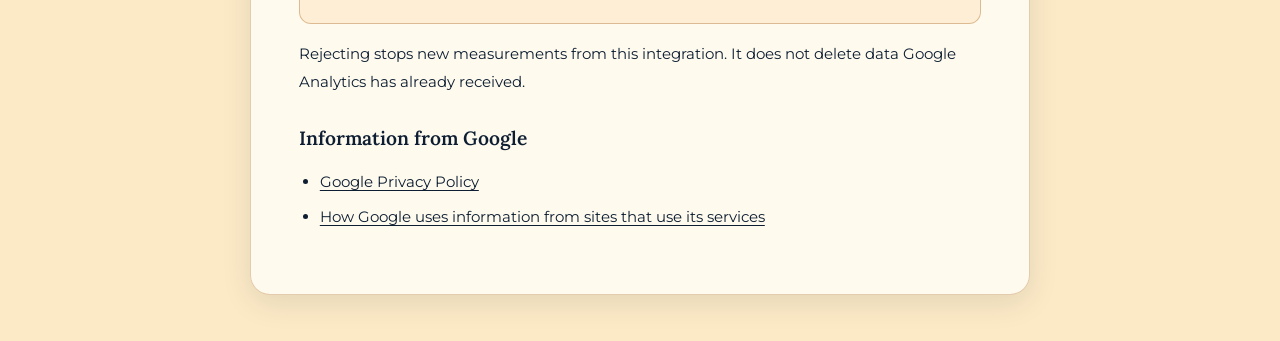
<file: privacy/en/index.html>
<!DOCTYPE html>
<html lang="en">
<head>
  <meta charset="utf-8">
  <meta name="viewport" content="width=device-width, initial-scale=1">
  <title>Privacy | Montfrut</title>
  <meta name="description" content="Information about Montfrut statistics and privacy preferences.">
  <link rel="canonical" href="https://montfrut.com/privacy/en/">
  <link rel="alternate" hreflang="es" href="https://montfrut.com/privacy/">
  <link rel="alternate" hreflang="en" href="https://montfrut.com/privacy/en/">
  <link rel="preconnect" href="https://fonts.googleapis.com">
  <link rel="preconnect" href="https://fonts.gstatic.com" crossorigin>
  <link href="https://fonts.googleapis.com/css2?family=Lora:wght@400;500;600&amp;family=Montserrat:wght@400;500;600;700&amp;family=Playfair+Display:wght@500;600;700&amp;display=swap" rel="stylesheet">
  <link rel="stylesheet" href="../assets/css/styles.css">
</head>
<body>
  <main class="privacy-page">
    <header>
      <nav aria-label="Privacy navigation">
        <a href="../../links/en/index.html">Links</a>
        <a href="../../index.html">Website</a>
        <a href="../index.html" lang="es" hreflang="es">Versión en Español</a>
      </nav>
      <img class="privacy-logo" src="../../links/assets/img/montfrut-logo.png" alt="Montfrut" width="250" height="90">
      <h1>Privacy</h1>
    </header>
    <h2>Who operates this site</h2>
    <p>This website is operated by Montfrut, the registered trade name (DBA) of a sole proprietorship operating in New Jersey, United States.
      For privacy inquiries, contact
      <a href="mailto:montfrut@gmail.com">montfrut@gmail.com</a>.</p>

    <h2>Statistics and their purpose</h2>
    <p>Montfrut uses Google Analytics 4 (GA4) on Links and the Catalog to understand visits and which sections interest visitors,
      and to improve the site. On Links, we record page visits and activations of its nine links, with a button identifier,
      group and page language. A WhatsApp click does not mean that a message was sent or a purchase was made.</p>
    <p>The Catalog records only page views and language, including changes between its ES/EN routes.
      Customer names, companies, event dates, comments, selection details and inquiry text are not sent.
      The form is not saved to change language. Commercial consent before WhatsApp or copying an inquiry is separate from this statistics preference.</p>
    <p>GA4 may process technical browser and device information and cookie identifiers.
      When connecting to Google, your browser transmits technical information, including your IP address.
      Our custom events do not include names, email addresses, telephone numbers, WhatsApp messages or URL parameters.
      Advertising categories remain denied.</p>
    <p>In Google Analytics, retention for event data and user data associated with identifiers is set to 14 months, without resetting upon new activity.</p>

    <h2>Cookies and storage</h2>
    <p>When statistics are enabled, GA4 may use cookies to distinguish visits.
      Your explicit choice is saved in your browser's local storage under <code>montfrut.analyticsConsent</code>;
      the language preference uses <code>montfrut.language</code>. The statistics preference contains no personal data
      and can be shared by modules on the same origin when they adopt this management system. If your browser blocks
      storage, your choice can only be maintained on the current page.</p>
    <p>Statistics require your explicit acceptance before Google Analytics loads, regardless of the country you visit from.
      If there is no saved choice, we show the notice. You can accept, reject or change your choice at any time on this page.
      If you reject, no new measurements are made through this integration.</p>

    <section class="privacy-preferences" aria-labelledby="preferences-title">
      <h2 id="preferences-title">Your preferences</h2>
      <p>You can accept or reject statistics at any time. This page does not load GA4.
        Your choice applies to Links and the Catalog in this browser and origin; open tabs update when storage is available.</p>
      <div class="analytics-actions">
        <button class="analytics-button" type="button" data-consent-choice="rejected">Reject</button>
        <button class="analytics-button" type="button" data-consent-choice="accepted">Accept</button>
      </div>
      <p id="analytics-status" role="status"></p>
      <noscript>Enable JavaScript to change this preference. This page does not load Analytics.</noscript>
    </section>
    <p>Rejecting stops new measurements from this integration. It does not delete data Google Analytics has already received.</p>

    <h2>Information from Google</h2>
    <ul>
      <li><a href="https://policies.google.com/privacy?hl=en">Google Privacy Policy</a></li>
      <li><a href="https://policies.google.com/technologies/partner-sites?hl=en">How Google uses information from sites that use its services</a></li>
    </ul>
  </main>
  <script src="../../links/assets/js/consent.js"></script>
</body>
</html>
</file>
<file: links/assets/css/styles.css>
/* ============================================================
   MONTFRUT — Links Landing Page
   assets/css/styles.css
   ============================================================ */

/* ---- CSS Variables ---------------------------------------- */
:root {
  --almond-cream: #feeed5;
  --midnight-blue: #253245;
  --steel-teal: #586667;
  --coral-blush: #ffaa96;
  --fiery-coral: #f25850;
  --mint-aqua: #b5d9d7;
  --sea-glass: #68a19b;
  --desert-sand: #c1935b;
  --blood-crimson: #0d1e32;
  --vanilla-cream: #fceac6;

  --btn-border: rgba(193, 147, 91, 0.42);
  --btn-bg: linear-gradient(150deg, rgba(255, 253, 245, 0.88) 0%, rgba(254, 238, 213, 0.82) 100%);
  --btn-shadow: 0 4px 16px rgba(13, 30, 50, 0.13), inset 0 1px 0 rgba(255, 255, 255, 0.65);

  --font-display: 'Playfair Display', Georgia, serif;
  --font-body: 'Montserrat', system-ui, sans-serif;
  --font-accent: 'Lora', Georgia, serif;
}

/* ---- Reset & Base ----------------------------------------- */
*,
*::before,
*::after {
  box-sizing: border-box;
  margin: 0;
  padding: 0;
}

html {
  scroll-behavior: smooth;
  font-size: 16px;
}

body {
  min-height: 100vh;
  display: flex;
  flex-direction: column;
  font-family: var(--font-body);
  color: var(--blood-crimson);
  background-color: var(--vanilla-cream);
  background-image: url('../img/bg-mobile.png');
  background-image: image-set(url('../img/bg-mobile.webp') type('image/webp'), url('../img/bg-mobile.png') type('image/png'));
  background-size: cover;
  background-position: center center;
  background-repeat: no-repeat;
  background-attachment: fixed;
  overflow-x: hidden;
}

a {
  color: inherit;
  text-decoration: none;
}

img {
  max-width: 100%;
  display: block;
}

/* ---- Language Bar ----------------------------------------- */
.language-bar {
  position: relative;
  z-index: 200;
  display: flex;
  justify-content: flex-end;
  padding: .65rem 1.1rem;
  pointer-events: none;
}

.language-switch {
  pointer-events: auto;
  display: inline-flex;
  align-items: center;
  gap: .38rem;
  min-height: 44px;
  max-width: 100%;
  padding: .38rem .8rem;
  border-radius: 999px;
  border: 1px solid rgba(193, 147, 91, 0.5);
  background: var(--blood-crimson);
  color: var(--vanilla-cream);
  font-family: var(--font-body);
  font-size: .8rem;
  line-height: 1.4;
  font-weight: 600;
  letter-spacing: .07em;
  text-transform: uppercase;
  transition: background .22s ease, border-color .22s ease;
}

.language-switch img {
  width: 18px;
  height: 13px;
  object-fit: cover;
  border-radius: 2px;
  display: inline-block;
  flex-shrink: 0;
}

.language-switch:hover {
  background: var(--midnight-blue);
  color: var(--vanilla-cream);
  border-color: rgba(193, 147, 91, 0.8);
}

/* ---- Page Wrapper ----------------------------------------- */
.page-wrap {
  flex: 1;
  display: flex;
  flex-direction: column;
  align-items: center;
  justify-content: flex-start;
  padding: 1.2rem 1rem 1.5rem;
}

/* ---- Main Card (fully transparent) ----------------------- */
.main-card {
  width: 100%;
  max-width: 400px;
  background: transparent;
  border: none;
  box-shadow: none;
  padding: 0 .5rem;
  display: flex;
  flex-direction: column;
  align-items: center;
  gap: 0;
}

/* ---- Brand Header ----------------------------------------- */
.brand-title {
  display: flex;
  justify-content: center;
  margin: 0;
  font-size: inherit;
  line-height: 1;
}

.brand-header {
  display: flex;
  flex-direction: column;
  align-items: center;
  text-align: center;
  width: 100%;
  padding-bottom: .5rem;
}

.brand-logo {
  width: min(65vw, 195px);
  height: auto;
  filter: drop-shadow(0 8px 18px rgba(13, 30, 50, 0.22));
  margin-bottom: 1rem;
}

.brand-subtitle {
  font-family: var(--font-display);
  font-size: clamp(.98rem, 3.8vw, 1.22rem);
  font-weight: 600;
  color: var(--blood-crimson);
  line-height: 1.2;
  margin-bottom: .5rem;
}

/* ---- Ornament / Divider — coral ----------------------------- */
.ornament {
  display: flex;
  align-items: center;
  justify-content: center;
  gap: .5rem;
  width: 100%;
  margin-bottom: .7rem;
}

.ornament--bottom {
  margin-top: .7rem;
  margin-bottom: .6rem;
}

.ornament-line {
  flex: 1;
  max-width: 72px;
  height: 1px;
  background: linear-gradient(90deg, transparent, var(--fiery-coral), transparent);
  display: block;
}

.ornament-heart {
  color: var(--fiery-coral);
  font-size: .7rem;
  flex-shrink: 0;
}

/* ---- Links Nav -------------------------------------------- */
.links-nav {
  display: flex;
  flex-direction: column;
  align-items: center;
  gap: 1.1rem;
  width: 100%;
}

/* ---- Link Buttons ----------------------------------------- */
.link-btn {
  display: grid;
  grid-template-columns: 42px 1fr 18px;
  align-items: center;
  gap: .7rem;
  padding: .48rem .75rem .48rem .52rem;
  width: 100%;
  max-width: 280px;
  min-height: 56px;
  border-radius: 10px;
  border: 1px solid var(--btn-border);
  background: var(--btn-bg);
  box-shadow: var(--btn-shadow);
  color: var(--blood-crimson);
  cursor: pointer;
  transform: translateZ(0);
  transition:
    transform .26s cubic-bezier(.34, 1.56, .64, 1),
    box-shadow .26s ease,
    border-color .26s ease;
  will-change: transform;
  position: relative;
  overflow: hidden;
}

.link-btn::before {
  content: '';
  position: absolute;
  inset: 0;
  border-radius: 10px;
  background: linear-gradient(135deg, rgba(193, 147, 91, 0) 0%, rgba(193, 147, 91, 0.09) 100%);
  opacity: 0;
  transition: opacity .26s ease;
}

.link-btn:hover,
.link-btn:focus-visible {
  color: var(--blood-crimson);
  transform: translateY(-3px) scale(1.015);
  border-color: rgba(193, 147, 91, 0.80);
  box-shadow: 0 12px 28px rgba(13, 30, 50, 0.22), inset 0 1px 0 rgba(255, 255, 255, 0.85);
}

.link-btn:hover::before,
.link-btn:focus-visible::before {
  opacity: 1;
}

/* WhatsApp variant */
.link-btn--whatsapp {
  background: linear-gradient(150deg, rgba(13, 30, 50, 0.90) 0%, rgba(20, 42, 65, 0.93) 100%);
  border-color: rgba(37, 211, 102, 0.35);
  box-shadow: 0 4px 20px rgba(13, 30, 50, 0.30), inset 0 1px 0 rgba(255, 255, 255, 0.06);
  color: var(--vanilla-cream);
}

.link-btn--whatsapp .btn-body strong {
  color: var(--vanilla-cream);
}

.link-btn--whatsapp .btn-body small {
  color: rgba(252, 234, 198, 0.65);
}

.link-btn--whatsapp .btn-arrow {
  color: #25D366;
}

.link-btn--whatsapp::before {
  background: linear-gradient(135deg, rgba(37, 211, 102, 0) 0%, rgba(37, 211, 102, 0.10) 100%);
}

.link-btn--whatsapp:hover,
.link-btn--whatsapp:focus-visible {
  color: var(--vanilla-cream);
  border-color: rgba(37, 211, 102, 0.65);
  box-shadow: 0 12px 28px rgba(13, 30, 50, 0.40), 0 0 0 1px rgba(37, 211, 102, 0.15), inset 0 1px 0 rgba(255, 255, 255, 0.08);
}

/* ---- Button parts ----------------------------------------- */
.btn-icon {
  width: 40px;
  height: 40px;
  flex-shrink: 0;
  display: flex;
  align-items: center;
  justify-content: center;
  border-radius: 9px;
  background: var(--blood-crimson);
  color: var(--desert-sand);
  font-size: 1.05rem;
  box-shadow: inset 0 0 0 1px rgba(193, 147, 91, 0.22), 0 3px 10px rgba(13, 30, 50, 0.22);
  transition: transform .26s ease;
}

.link-btn--whatsapp .btn-icon {
  background: rgba(37, 211, 102, 0.14);
  color: #25D366;
  border: none;
  box-shadow: 0 3px 10px rgba(0, 0, 0, 0.22);
  font-size: 1.45rem;
}

.link-btn:hover .btn-icon {
  transform: scale(1.08);
}

.btn-body {
  min-width: 0;
  display: flex;
  flex-direction: column;
  gap: .08rem;
}

.btn-body strong {
  display: block;
  font-family: var(--font-body);
  font-size: .875rem;
  font-weight: 700;
  letter-spacing: .05em;
  text-transform: uppercase;
  line-height: 1.35;
}

/* MOBILE: small descriptions hidden */
.btn-body small {
  display: none;
  font-family: var(--font-accent);
  font-size: .875rem;
  line-height: 1.35;
  color: rgba(13, 30, 50, 0.68);
  font-style: italic;
}

.btn-arrow {
  color: var(--desert-sand);
  font-size: .82rem;
  transition: transform .26s cubic-bezier(.34, 1.56, .64, 1);
  flex-shrink: 0;
}

.link-btn:hover .btn-arrow {
  transform: translateX(4px);
}

/* ---- Social Row ------------------------------------------- */
.social-row {
  display: flex;
  align-items: center;
  justify-content: center;
  gap: .65rem;
  flex-wrap: wrap;
}

/* Dark icons keep their contrast on the cream buttons. */
.social-row a {
  width: 40px;
  height: 40px;
  display: flex;
  align-items: center;
  justify-content: center;
  border-radius: 50%;
  background: var(--vanilla-cream);
  color: var(--blood-crimson);
  border: 1px solid rgba(193, 147, 91, 0.40);
  font-size: .95rem;
  transition:
    transform .22s ease,
    background .22s ease,
    color .22s ease,
    border-color .22s ease,
    box-shadow .22s ease;
}

/* Hover: coral with glow */
.social-row a:hover {
  transform: translateY(-3px) scale(1.12);
  background: var(--fiery-coral);
  color: #fff;
  border-color: var(--fiery-coral);
  box-shadow: 0 6px 18px rgba(242, 88, 80, 0.45);
}

/* Two-color keyboard focus remains distinct from light and dark backgrounds. */
.language-switch:focus-visible,
.link-btn:focus-visible,
.social-row a:focus-visible {
  outline: 3px solid var(--blood-crimson);
  outline-offset: 3px;
  box-shadow: 0 0 0 6px var(--vanilla-cream);
  transform: none;
  animation: none;
}

/* ---- Animations ------------------------------------------- */
@keyframes fadeSlideUp {
  from {
    opacity: 0;
    transform: translateY(14px);
  }

  to {
    opacity: 1;
    transform: translateY(0);
  }
}

.anim-entry {
  animation: fadeSlideUp .58s ease backwards;
}

/* ---- Tablet (>= 576px) ------------------------------------ */
@media (min-width: 576px) {
  body {
    background-image: url('../img/bg-tablet.png');
    background-image: image-set(url('../img/bg-tablet.webp') type('image/webp'), url('../img/bg-tablet.png') type('image/png'));
  }

  .page-wrap {
    padding: 2rem 1.5rem 2rem;
  }

  .main-card {
    max-width: 500px;
    padding: 0 1rem;
  }

  .brand-logo {
    width: min(48vw, 235px);
  }

  .brand-subtitle {
    font-size: clamp(1.12rem, 3vw, 1.4rem);
  }

  /* small stays hidden on tablet */
  .btn-body small {
    display: none;
  }

  .links-nav {
    gap: 1.1rem;
  }

  .link-btn {
    grid-template-columns: 48px 1fr 22px;
    min-height: 68px;
    max-width: 300px;
    padding: .6rem .9rem .6rem .62rem;
    border-radius: 11px;
    gap: .8rem;
  }

  .link-btn::before {
    border-radius: 11px;
  }

  .btn-icon {
    width: 46px;
    height: 46px;
    font-size: 1.12rem;
    border-radius: 9px;
  }

  .link-btn--whatsapp .btn-icon {
    font-size: 1.52rem;
  }

  .btn-body strong {
    font-size: .88rem;
  }

  .ornament-line {
    max-width: 90px;
  }
}

/* ---- Desktop (>= 992px) ----------------------------------- */
@media (min-width: 992px) {
  body {
    background-image: url('../img/bg-desktop2.png');
    background-image: image-set(url('../img/bg-desktop2.webp') type('image/webp'), url('../img/bg-desktop2.png') type('image/png'));
  }

  .page-wrap {
    padding: 2.5rem 2rem 2rem;
  }

  .main-card {
    max-width: 520px;
    padding: 0 1.2rem;
  }

  .brand-logo {
    width: min(32vw, 255px);
  }

  .brand-subtitle {
    font-size: clamp(1.22rem, 2.5vw, 1.5rem);
  }

  /* Reveal small descriptions only on desktop */
  .btn-body small {
    display: block;
    font-size: .875rem;
  }

  .links-nav {
    gap: 1.1rem;
  }

  .link-btn {
    grid-template-columns: 52px 1fr 24px;
    min-height: 72px;
    max-width: 460px;
    border-radius: 12px;
    gap: .88rem;
  }

  .link-btn::before {
    border-radius: 12px;
  }

  .btn-icon {
    width: 50px;
    height: 50px;
    font-size: 1.18rem;
    border-radius: 10px;
  }

  .link-btn--whatsapp .btn-icon {
    font-size: 1.58rem;
  }

  .btn-body strong {
    font-size: .88rem;
  }

  .ornament-line {
    max-width: 110px;
  }

  .social-row a {
    width: 42px;
    height: 42px;
    font-size: 1rem;
  }
}

/* ---- Regional statistics notice and privacy link ----------- */
.analytics-privacy {
  width: 100%;
  margin: 0.85rem 0 0;
  padding-bottom: var(--analytics-notice-space, 0px);
  color: var(--blood-crimson);
  font-size: 0.875rem;
  text-align: center;
}
.analytics-consent {
  position: fixed;
  z-index: 1000;
  bottom: 1rem;
  right: 1rem;
  width: min(330px, calc(100% - 2rem));
  max-height: calc(50vh - 1rem);
  max-height: calc(50dvh - 1rem);
  overflow-y: auto;
  padding: 0.9rem;
  border: 1px solid rgba(193, 147, 91, 0.4);
  border-radius: 14px;
  background: var(--almond-cream);
  text-align: left;
  box-shadow: 0 3px 14px rgba(13, 30, 50, 0.09);
}
.analytics-consent h2 {
  font-family: var(--font-accent);
  font-size: 0.9375rem;
  font-weight: 600;
  margin-bottom: 0.4rem;
}
.analytics-consent p { margin-bottom: 0.5rem; }
.analytics-policy-link {
  display: inline-block;
  padding: 0.35rem 0;
  margin-bottom: 0.25rem;
  color: var(--blood-crimson);
  text-decoration: underline;
}
.analytics-actions { display: flex; flex-wrap: wrap; gap: 0.5rem; }
.analytics-button {
  flex: 1 1 7rem;
  min-height: 44px;
  padding: 0.5rem 0.75rem;
  border: 1px solid rgba(37, 50, 69, 0.55);
  border-radius: 8px;
  background: var(--almond-cream);
  color: var(--blood-crimson);
  font: inherit;
  line-height: 1.5;
  cursor: pointer;
}
.analytics-settings {
  display: inline-block;
  padding: 0.3rem 0.45rem;
  color: var(--midnight-blue);
  font-size: 0.8125rem;
  line-height: 1.5;
  letter-spacing: 0.025em;
  text-underline-offset: 0.2em;
}
.analytics-settings:hover { color: var(--blood-crimson); text-decoration: underline; }
.analytics-button:hover { background: var(--vanilla-cream); }
.analytics-button:focus-visible,
.analytics-settings:focus-visible,
.analytics-policy-link:focus-visible {
  outline: 3px solid var(--blood-crimson);
  outline-offset: 3px;
  box-shadow: 0 0 0 6px var(--almond-cream);
}
.analytics-consent[hidden] { display: none; }
/* Reserve only the measured notice height when it overlaps the content column. */
html { scroll-padding-bottom: var(--analytics-notice-space, 0px); }

/* ---- Reduced motion --------------------------------------- */
@media (prefers-reduced-motion: reduce) {

  html {
    scroll-behavior: auto;
  }

  *,
  *::before,
  *::after {
    animation: none !important;
    transition: none !important;
  }

  .anim-entry,
  .link-btn,
  .link-btn .btn-icon,
  .link-btn .btn-arrow,
  .social-row a {
    transform: none !important;
  }
}
</file>
<file: privacy/assets/css/styles.css>
:root {
  color-scheme: light;
  --ink: #0d1e32;
  --cream: #feeed5;
  --gold: #c1935b;
}
* { box-sizing: border-box; }
body {
  margin: 0;
  background: #fceac6 url('../../../links/assets/img/bg-mobile.png') center / cover no-repeat;
  background-image: image-set(url('../../../links/assets/img/bg-mobile.webp') type('image/webp'), url('../../../links/assets/img/bg-mobile.png') type('image/png'));
  color: var(--ink);
  font-family: 'Montserrat', system-ui, sans-serif;
  font-size: 0.9375rem;
  line-height: 1.85;
}
.privacy-page {
  width: min(100% - 2rem, 780px);
  margin: clamp(1rem, 4vw, 3rem) auto;
  padding: clamp(1.1rem, 4vw, 3rem);
  border: 1px solid rgba(193, 147, 91, 0.45);
  border-radius: 20px;
  background: rgba(255, 250, 240, 0.97);
  box-shadow: 0 8px 30px rgba(13, 30, 50, 0.1);
}
header { border-bottom: 1px solid rgba(193, 147, 91, 0.45); margin-bottom: 1.5rem; }
nav { display: flex; justify-content: space-between; gap: 0.5rem 1rem; flex-wrap: wrap; }
nav a { display: inline-block; padding: 0.5rem 0; min-height: 44px; font-size: 0.875rem; }
.privacy-logo { display: block; width: min(65vw, 200px); height: auto; margin: 1.5rem auto 0; }
h1 { font-family: 'Playfair Display', Georgia, serif; font-size: clamp(1.9rem, 5vw, 2.5rem); font-weight: 600; line-height: 1.3; text-align: center; margin: 1rem 0 1.5rem; }
h2 { font-family: 'Lora', Georgia, serif; font-size: 1.2rem; font-weight: 600; line-height: 1.5; margin: 1.75rem 0 0.65rem; }
p { margin: 0 0 1rem; }
a { color: inherit; text-underline-offset: 0.2em; overflow-wrap: anywhere; }
a:hover { text-decoration-thickness: 2px; }
code { font-size: 0.9em; overflow-wrap: anywhere; }
ul { padding-left: 1.3rem; }
li + li { margin-top: 0.5rem; }
.privacy-note {
  padding: 0.85rem 1rem;
  border-left: 3px solid var(--gold);
  border-radius: 0 8px 8px 0;
  background: var(--cream);
  font-size: 0.875rem;
  line-height: 1.75;
}
.privacy-preferences {
  margin: 1.5rem 0 1rem;
  padding: clamp(1rem, 3vw, 1.5rem);
  border: 1px solid rgba(193, 147, 91, 0.55);
  border-radius: 12px;
  background: var(--cream);
}
.privacy-preferences h2 { margin-top: 0; }
.analytics-actions { display: flex; gap: 0.75rem; flex-wrap: wrap; }
.analytics-button {
  flex: 1 1 10rem;
  min-height: 44px;
  padding: 0.65rem 1rem;
  border: 1px solid rgba(37, 50, 69, 0.55);
  border-radius: 8px;
  color: var(--ink);
  background: var(--cream);
  font: inherit;
  cursor: pointer;
}
.analytics-button:hover { background: #fceac6; }
#analytics-status { font-size: 0.875rem; margin: 1rem 0 0; }
a:focus-visible,
button:focus-visible {
  outline: 3px solid var(--ink);
  outline-offset: 3px;
  box-shadow: 0 0 0 6px var(--cream);
}
@media (min-width: 576px) {
  body {
    background-image: url('../../../links/assets/img/bg-tablet.png');
    background-image: image-set(url('../../../links/assets/img/bg-tablet.webp') type('image/webp'), url('../../../links/assets/img/bg-tablet.png') type('image/png'));
  }
}
@media (min-width: 992px) {
  body {
    background-image: url('../../../links/assets/img/bg-desktop2.png');
    background-image: image-set(url('../../../links/assets/img/bg-desktop2.webp') type('image/webp'), url('../../../links/assets/img/bg-desktop2.png') type('image/png'));
    background-attachment: fixed;
  }
}
@media (prefers-reduced-motion: reduce) {
  * { scroll-behavior: auto !important; }
}
</file>
<file: catalog/css/styles.css>
/* CAT-SEO-001-R2: Links-style floating notice, below Bootstrap overlays. */
.catalog-analytics-notice {
  position: fixed;
  z-index: 1000;
  right: max(1rem, env(safe-area-inset-right, 0px));
  bottom: max(1rem, env(safe-area-inset-bottom, 0px));
  width: min(330px, calc(100% - 2rem - env(safe-area-inset-left, 0px) - env(safe-area-inset-right, 0px)));
  max-height: calc(50vh - 1rem);
  max-height: calc(50dvh - max(1rem, env(safe-area-inset-bottom, 0px)));
  overflow-y: auto;
  overflow-wrap: anywhere;
  padding: 0.9rem;
  border: 1px solid rgba(193, 147, 91, 0.4);
  border-radius: 14px;
  color: var(--midnight-blue);
  background: var(--almond-cream);
  font: 0.875rem/1.5 var(--font-ui);
  text-align: left;
  box-shadow: 0 3px 14px rgba(13, 30, 50, 0.09);
}
.catalog-analytics-notice[hidden] { display: none !important; }
.catalog-analytics-notice--covered { visibility: hidden; pointer-events: none; }
.catalog-analytics-notice h2 { font: 600 0.9375rem var(--font-accent); margin: 0 0 0.4rem; }
.catalog-analytics-notice p { margin-bottom: 0.5rem; }
.catalog-analytics-notice a { display: inline-block; padding: 0.35rem 0; margin-bottom: 0.25rem; color: var(--blood-crimson); text-decoration: underline; }
.catalog-analytics-notice__actions { display: flex; flex-wrap: wrap; gap: 0.5rem; }
.catalog-analytics-notice__button {
  flex: 1 1 7rem;
  min-width: 0;
  min-height: 44px;
  padding: 0.5rem 0.75rem;
  border: 1px solid rgba(37, 50, 69, 0.55);
  border-radius: 8px;
  background: var(--almond-cream);
  color: var(--blood-crimson);
  font: inherit;
  line-height: 1.5;
  cursor: pointer;
}
.catalog-analytics-notice__button:hover:enabled { background: var(--vanilla-cream); }
.catalog-analytics-notice__button:active:enabled { background: var(--color-accent-light); }
.catalog-analytics-notice__button:disabled { opacity: 0.55; cursor: not-allowed; }
.catalog-analytics-notice :focus-visible { outline: 3px solid var(--blood-crimson); outline-offset: 3px; box-shadow: 0 0 0 6px var(--almond-cream); }
/* Only end-of-page clearance changes; the hero and cards never move. */
html { scroll-padding-bottom: var(--catalog-analytics-space, 0px); }
.catalog-privacy { text-align: center; margin: 1rem 0 0; padding-bottom: var(--catalog-analytics-space, 0px); font: 0.8125rem var(--font-ui); }
.catalog-privacy a { color: var(--almond-cream); text-decoration: underline; }

/* CAT-IMP-004 / 003B-R1: language control and commercial consent only. */
.catalog-language-control select { min-height: 38px; max-width: 4.5rem; padding: 0.3rem; border: 1px solid currentColor; border-radius: 5px; color: var(--almond-cream); background: var(--blood-crimson); font: 0.8125rem var(--font-ui); }
.catalog-language-control select:focus-visible { outline: 3px solid var(--almond-cream); outline-offset: 3px; }
.catalog-consent button:focus-visible { outline: 3px solid var(--midnight-blue); outline-offset: 3px; }
.catalog-consent .modal-content { color: var(--midnight-blue); background: var(--almond-cream); overflow-wrap: anywhere; }
.catalog-consent button { min-height: 44px; }
/* CAT-IMP-003B-R2: equal consent actions, isolated from other modals. */
.catalog-consent .modal-footer { display: grid; grid-template-columns: repeat(2, minmax(0, 1fr)); align-items: stretch; gap: 0.75rem; }
.catalog-consent .catalog-consent__button { width: 100%; min-width: 0; margin: 0; padding: 0.65rem 0.75rem; border: 1px solid var(--midnight-blue); border-radius: 5px; font: 500 0.8125rem/1.5 var(--font-ui); text-align: center; white-space: normal; overflow-wrap: anywhere; }
.catalog-consent__button--primary { background: var(--color-btn-primary); color: var(--almond-cream); }
.catalog-consent__button--primary:hover:enabled { background: var(--color-btn-hover); }
.catalog-consent__button--primary:active:enabled { background: var(--blood-crimson); }
.catalog-consent__button--secondary { background: transparent; color: var(--midnight-blue); }
.catalog-consent__button--secondary:hover:enabled { background: var(--color-accent-light); }
.catalog-consent__button--secondary:active:enabled { background: var(--almond-cream); }
.catalog-consent__button:disabled { opacity: 0.55; cursor: not-allowed; }
@media (max-width: 359.98px) {
  .catalog-consent .modal-footer { grid-template-columns: minmax(0, 1fr); grid-auto-rows: 1fr; }
}
@media (max-width: 575.98px) {
  .catalog-language-control select { min-height: 44px; }
  .catalog-language-header { grid-template-columns: auto minmax(0, 1fr) auto; column-gap: 0.5rem; }
  .catalog-language-header .header-center { min-width: 0; }
  .catalog-language-header .header-logo { max-width: 100%; }
}
@media (prefers-reduced-motion: reduce) {
  .catalog-consent, .catalog-consent * { transition: none !important; animation: none !important; }
}

/* CAT-IMP-003B: inquiry stays in the panel's existing scrollable body. */
.selection-inquiry { margin-top: 1.5rem; padding-top: 1rem; border-top: 1px solid var(--color-sidebar-border); }
.selection-inquiry__field { margin: 1rem 0; }
.selection-inquiry label { display: block; font-size: 0.875rem; font-weight: 600; margin-bottom: 0.4rem; }
.selection-inquiry label span { font-weight: 400; }
.selection-inquiry input,
.selection-inquiry textarea { display: block; width: 100%; min-width: 0; max-width: 100%; min-height: 44px; border: 1px solid var(--steel-teal); border-radius: 5px; background: var(--color-surface); color: var(--midnight-blue); padding: 0.65rem; font: 1rem var(--font-ui); }
.selection-inquiry textarea { resize: vertical; }
.selection-inquiry input[aria-invalid="true"],
.selection-inquiry textarea[aria-invalid="true"] { border: 2px solid var(--midnight-blue); }
.selection-inquiry input:focus-visible,
.selection-inquiry textarea:focus-visible,
.selection-inquiry [tabindex="-1"]:focus { outline: 3px solid var(--midnight-blue); outline-offset: 3px; }
.selection-inquiry__hint,
.selection-inquiry__error { font-size: 0.8125rem; margin: 0.5rem 0; }
.selection-inquiry__error { font-weight: 600; }
.selection-inquiry__actions { display: flex; flex-wrap: wrap; gap: 0.5rem; }
.selection-inquiry__actions button { flex: 1 1 100%; overflow-wrap: anywhere; }
.selection-inquiry input,
.selection-inquiry textarea,
.selection-inquiry button { scroll-margin-block: 1rem; }

/* CAT-IMP-003A: isolated My Selection panel. Bootstrap owns its focus trap. */
.offcanvas.selection-panel {
  --bs-offcanvas-width: 480px;
  color: var(--color-text-primary);
  background: var(--color-bg);
  max-width: 100%;
  overflow-wrap: anywhere;
}

.selection-panel .offcanvas-header,
.selection-panel__summary {
  flex-shrink: 0;
  padding: 1rem;
  background: var(--color-surface);
}

.selection-panel h2 { margin: 0; font-family: var(--font-display); font-size: 1.5rem; }
.selection-panel__body { min-height: 0; overflow-x: hidden; }
.selection-panel__empty { padding: 1rem 0; text-align: center; }
.selection-panel__line { display: flex; gap: 0.75rem; padding: 1rem 0; border-bottom: 1px solid var(--color-sidebar-border); }
.selection-panel__image { width: 72px; height: 72px; flex: 0 0 72px; object-fit: cover; border-radius: 6px; }
.selection-panel__content { min-width: 0; flex: 1; }
.selection-panel h3 { font-family: var(--font-ui); font-size: 0.95rem; font-weight: 600; margin: 0 0 0.5rem; }
.selection-panel__variants,
.selection-panel__price { font-size: 0.8125rem; margin: 0.3rem 0; }
.selection-panel__notice { color: var(--color-text-primary); font-size: 0.8125rem; padding: 0.5rem; margin: 0.5rem 0; background: var(--color-accent-light); border-left: 3px solid var(--midnight-blue); }
.selection-panel__controls { display: flex; flex-wrap: wrap; gap: 0.5rem; margin-top: 0.75rem; align-items: center; }
.selection-panel__quantity { display: flex; align-items: center; gap: 0.5rem; max-width: 100%; }
.selection-panel__quantity span { min-width: 1.5rem; text-align: center; overflow-wrap: anywhere; }
.selection-panel__action { border: 1px solid var(--midnight-blue); border-radius: 5px; background: var(--color-surface); color: var(--midnight-blue); font: 500 0.8125rem var(--font-ui); min-width: 44px; min-height: 44px; padding: 0.5rem; }
.selection-panel__action:hover:enabled { background: var(--color-accent-light); }
.selection-panel__action:disabled { opacity: 0.55; cursor: not-allowed; }
.selection-panel button:focus-visible { outline: 3px solid var(--midnight-blue); outline-offset: 3px; }
.selection-panel .btn-close { min-width: 44px; min-height: 44px; padding: 0; margin: 0; }
.selection-panel .btn-details { min-height: 44px; }
.selection-panel [hidden] { display: none !important; }
.selection-panel__summary { border-top: 1px solid var(--color-sidebar-border); max-height: 45%; overflow: auto; }
.selection-panel__summary > p { display: flex; justify-content: space-between; gap: 0.75rem; margin: 0 0 0.5rem; font-size: 0.875rem; }
.selection-panel__summary > .selection-panel__notice { display: block; }
.selection-panel__summary small { display: block; color: var(--color-text-muted); font-size: 0.75rem; margin-bottom: 0.75rem; }
.selection-panel__confirm { padding-top: 0.75rem; }
.selection-panel__confirm .btn-details { margin: 0.25rem 0.25rem 0.25rem 0; }

@media (max-width: 575.98px) {
  .selection-panel { --bs-offcanvas-width: 100%; }
  .selection-panel__line { gap: 0.5rem; }
  .selection-panel__image { width: 56px; height: 56px; flex-basis: 56px; }
}

@media (prefers-reduced-motion: reduce) {
  .selection-panel, .selection-panel * { transition: none !important; animation: none !important; scroll-behavior: auto !important; }
}

/* CAT-IMP-002B: isolated variant controls and unavailable selection states. */
.selection-variant-group {
  min-width: 0;
  margin: 1rem 0;
  padding: 0.75rem;
  border: 1px solid var(--color-sidebar-border);
  border-radius: 6px;
}

.selection-variant-group legend {
  float: none;
  width: auto;
  padding: 0 0.25rem;
  font-family: var(--font-ui);
  font-size: 0.875rem;
  font-weight: 600;
}

.selection-variant-option {
  display: flex;
  align-items: baseline;
  gap: 0.5rem;
  padding: 0.35rem 0;
  font-size: 0.875rem;
  overflow-wrap: anywhere;
}

.selection-variant-option input {
  flex-shrink: 0;
  accent-color: var(--midnight-blue);
}

.selection-variant-option input:focus-visible {
  outline: 2px solid var(--midnight-blue);
  outline-offset: 3px;
}

.selection-status,
.selection-validation {
  color: var(--color-text-primary);
  font-size: 0.8125rem;
  margin: 0.5rem 0;
}

.btn-add-to-cart:disabled,
.btn-add-to-cart:disabled:hover {
  opacity: 0.6;
  cursor: not-allowed;
  transform: none;
  box-shadow: none;
}

/* ==========================================================================
   Montfrut — styles.css
   Premium artisan chocolate brand — front-end stylesheet
   ========================================================================== */

/* --------------------------------------------------------------------------
   1. BRAND VARIABLES
   -------------------------------------------------------------------------- */

:root {
  /* Palette */
  --almond-cream: #feeed5;
  --midnight-blue: #253245;
  --steel-teal: #586667;
  --coral-blush: #ffaa96;
  --fiery-coral: #f25850;
  --mint-aqua: #b5d9d7;
  --sea-glass: #68a19b;
  --desert-sand: #c1935b;
  --blood-crimson: #0d1e32;
  --vanilla-cream: #fceac6;

  /* Semantic tokens */
  --color-bg: var(--almond-cream);
  --color-surface: #fff;
  --color-header-bg: var(--blood-crimson);
  --color-footer-bg: var(--blood-crimson);
  --color-text-primary: var(--midnight-blue);
  --color-text-muted: var(--steel-teal);
  --color-accent: var(--desert-sand);
  --color-accent-light: var(--vanilla-cream);
  --color-btn-primary: var(--midnight-blue);
  --color-btn-hover: #1a2534;
  --color-bestseller: #c1603a;

  /* Sidebar */
  --color-sidebar-bg: #f5e8d0;
  --color-sidebar-border: rgba(193, 147, 91, 0.25);

  /* Special section */
  --color-special-bg: var(--vanilla-cream);
  --color-special-border: rgba(193, 147, 91, 0.3);

  /* Typography */
  --font-display: 'Playfair Display', Georgia, serif;
  --font-ui: 'Montserrat', system-ui, sans-serif;

  /* Spacing */
  --section-gap: 3rem;
  --card-radius: 12px;
  --card-shadow: 0 2px 16px rgba(13, 30, 50, 0.07);
  --card-shadow-hover: 0 8px 32px rgba(13, 30, 50, 0.14);

  /* Transitions */
  --transition-fast: 180ms ease;
  --transition-med: 260ms ease;
}

/* --------------------------------------------------------------------------
   2. RESET & BASE
   -------------------------------------------------------------------------- */

*,
*::before,
*::after {
  box-sizing: border-box;
}

html {
  scroll-behavior: smooth;
  overflow-x: hidden;
}

body {
  background-color: var(--color-bg);
  color: var(--color-text-primary);
  font-family: var(--font-ui);
  font-size: 0.9375rem;
  line-height: 1.6;
  -webkit-font-smoothing: antialiased;
  margin: 0;
  overflow-x: hidden;
}

img {
  max-width: 100%;
  display: block;
}

h1,
h2,
h3,
h4,
h5,
h6 {
  font-family: var(--font-display);
  color: var(--color-text-primary);
  line-height: 1.25;
}

a {
  color: inherit;
  text-decoration: none;
}

/* --------------------------------------------------------------------------
   3. HEADER
   -------------------------------------------------------------------------- */

.site-header {
  background-color: var(--color-header-bg);
  border-bottom: 2px solid var(--desert-sand);
  position: sticky;
  top: 0;
  z-index: 1030;
  transition: box-shadow var(--transition-med);
}

.site-header.scrolled {
  box-shadow: 0 4px 24px rgba(13, 30, 50, 0.45);
}

.header-inner {
  display: grid;
  grid-template-columns: 1fr auto 1fr;
  align-items: center;
  height: 72px;
  padding: 0 1.5rem;
  max-width: 1400px;
  margin: 0 auto;
}

/* Left: hamburger (mobile) */
.header-left {
  display: flex;
  align-items: center;
  gap: 0.5rem;
}

/* Center: logo */
.header-center {
  display: flex;
  justify-content: center;
  align-items: center;
}

.header-logo {
  height: 42px;
  width: auto;
  object-fit: contain;
  /* Fallback text logo if image missing */
}

.logo-text {
  font-family: var(--font-display);
  font-size: 1.75rem;
  font-weight: 700;
  color: var(--almond-cream);
  letter-spacing: -0.01em;
}

.logo-text span {
  color: var(--desert-sand);
}

/* Right: icons */
.header-right {
  display: flex;
  justify-content: flex-end;
  align-items: center;
  gap: 0.75rem;
}

.header-icon-btn {
  background: none;
  border: none;
  color: var(--almond-cream);
  cursor: pointer;
  padding: 0.4rem;
  border-radius: 50%;
  display: flex;
  align-items: center;
  justify-content: center;
  transition: background var(--transition-fast), color var(--transition-fast);
  position: relative;
}

.header-icon-btn:hover {
  background: rgba(254, 238, 213, 0.12);
  color: var(--desert-sand);
}

.cart-count {
  position: absolute;
  top: -4px;
  right: -4px;
  background: var(--fiery-coral);
  color: #fff;
  font-size: 0.6rem;
  font-weight: 700;
  font-family: var(--font-ui);
  border-radius: 50%;
  width: 18px;
  height: 18px;
  display: flex;
  align-items: center;
  justify-content: center;
  line-height: 1;
  border: 2px solid var(--color-header-bg);
}

.hamburger-btn {
  background: none;
  border: none;
  color: var(--almond-cream);
  cursor: pointer;
  padding: 0.4rem;
  display: none;
  flex-direction: column;
  gap: 5px;
  align-items: center;
  justify-content: center;
  border-radius: 6px;
  transition: background var(--transition-fast);
}

.hamburger-btn:hover {
  background: rgba(254, 238, 213, 0.1);
}

.hamburger-btn span {
  display: block;
  width: 22px;
  height: 2px;
  background: var(--almond-cream);
  border-radius: 2px;
  transition: background var(--transition-fast);
}

@media (max-width: 991.98px) {
  .hamburger-btn {
    display: flex;
  }
}

/* New Navigation Links */
.header-nav {
  display: flex;
  align-items: center;
  gap: 1.5rem;
  margin-left: 1rem;
}

.nav-link-custom {
  font-family: var(--font-ui);
  font-size: 0.75rem;
  font-weight: 700;
  text-transform: uppercase;
  letter-spacing: 0.15em;
  color: var(--almond-cream);
  text-decoration: none;
  transition: color var(--transition-fast);
  opacity: 0.85;
}

.nav-link-custom:hover {
  color: var(--desert-sand);
  opacity: 1;
}

.offcanvas-nav-links {
  display: flex;
  flex-direction: column;
  gap: 0.5rem;
}

.offcanvas-nav-link {
  display: flex;
  align-items: center;
  padding: 0.75rem 1rem;
  background: rgba(193, 147, 91, 0.08);
  border-radius: 8px;
  color: var(--midnight-blue);
  font-family: var(--font-ui);
  font-size: 0.875rem;
  font-weight: 600;
  text-decoration: none;
  transition: all var(--transition-fast);
  border: 1px solid transparent;
}

.offcanvas-nav-link:hover {
  background: var(--color-accent-light);
  border-color: var(--color-sidebar-border);
  color: var(--midnight-blue);
}

/* --------------------------------------------------------------------------
   4. HERO / CATALOG HEADER
   -------------------------------------------------------------------------- */

.catalog-hero {
  text-align: center;
  padding: 3rem 1rem 2rem;
}

.catalog-hero__label {
  font-family: var(--font-ui);
  font-size: 0.6875rem;
  font-weight: 700;
  letter-spacing: 0.22em;
  color: var(--desert-sand);
  text-transform: uppercase;
  margin-bottom: 0.75rem;
}

.catalog-hero__title {
  font-family: var(--font-display);
  font-size: clamp(2.25rem, 5vw, 3.5rem);
  font-weight: 700;
  color: var(--midnight-blue);
  margin-bottom: 0.75rem;
  letter-spacing: -0.02em;
}

.catalog-hero__divider {
  display: flex;
  align-items: center;
  justify-content: center;
  gap: 0.75rem;
  margin-bottom: 0.75rem;
}

.catalog-hero__divider::before,
.catalog-hero__divider::after {
  content: '';
  display: block;
  width: 56px;
  height: 1px;
  background: linear-gradient(to right, transparent, var(--desert-sand));
}

.catalog-hero__divider::after {
  background: linear-gradient(to left, transparent, var(--desert-sand));
}

.catalog-hero__heart {
  color: var(--fiery-coral);
  font-size: 0.9rem;
  line-height: 1;
}

.catalog-hero__subtitle {
  font-size: 0.9375rem;
  color: var(--steel-teal);
  font-style: italic;
  max-width: 520px;
  margin: 0 auto;
}

/* --------------------------------------------------------------------------
   5. LAYOUT: SIDEBAR + MAIN
   -------------------------------------------------------------------------- */

.catalog-layout {
  width: 100%;
  max-width: 100%;
  margin: 0;
  padding: 0 1.5rem 4rem;
  display: grid;
  grid-template-columns: 260px 1fr;
  gap: 2rem;
  align-items: start;
  box-sizing: border-box;
  overflow-x: hidden;
}

/* CRITICAL: Grid children need min-width:0 to prevent cell overflow */
.filter-sidebar,
.catalog-main {
  min-width: 0;
  width: 100%;
  box-sizing: border-box;
  overflow-x: hidden;
}

@media (max-width: 991.98px) {
  .catalog-layout {
    grid-template-columns: 1fr;
    padding: 0 1rem 3rem;
  }
}

@media (max-width: 575.98px) {
  .catalog-layout {
    padding: 0 0.75rem 2.5rem;
  }
}

/* --------------------------------------------------------------------------
   6. SIDEBAR / FILTERS
   -------------------------------------------------------------------------- */

.filter-sidebar {
  background: var(--color-sidebar-bg);
  border: 1px solid var(--color-sidebar-border);
  border-radius: var(--card-radius);
  padding: 1.5rem;
  position: sticky;
  top: 88px;
}

@media (max-width: 991.98px) {
  .filter-sidebar {
    display: none;
  }
}

.filter-sidebar__title {
  font-family: var(--font-ui);
  font-size: 0.6875rem;
  font-weight: 700;
  letter-spacing: 0.15em;
  text-transform: uppercase;
  color: var(--steel-teal);
  margin-bottom: 1.25rem;
  display: flex;
  align-items: center;
  gap: 0.5rem;
}

.filter-sidebar__title svg {
  opacity: 0.65;
}

.filter-group {
  margin-bottom: 1.5rem;
}

.filter-group__heading {
  font-family: var(--font-ui);
  font-size: 0.6875rem;
  font-weight: 700;
  letter-spacing: 0.15em;
  text-transform: uppercase;
  color: var(--midnight-blue);
  margin-bottom: 0.75rem;
  display: flex;
  align-items: center;
  gap: 0.4rem;
}

.filter-group__heading svg {
  opacity: 0.6;
}

.filter-divider {
  height: 1px;
  background: var(--color-sidebar-border);
  margin: 1.25rem 0;
}

.filter-check {
  display: flex;
  align-items: center;
  gap: 0.6rem;
  padding: 0.35rem 0;
  cursor: pointer;
}

.filter-check input[type="checkbox"] {
  width: 16px;
  height: 16px;
  accent-color: var(--midnight-blue);
  cursor: pointer;
  flex-shrink: 0;
  border-radius: 3px;
}

.filter-check__label {
  font-size: 0.875rem;
  color: var(--color-text-primary);
  flex: 1;
}

.filter-check__count {
  font-size: 0.75rem;
  color: var(--steel-teal);
  font-weight: 500;
}

.btn-allergies {
  display: flex;
  align-items: center;
  justify-content: center;
  gap: 0.5rem;
  width: 100%;
  padding: 0.75rem;
  background: var(--color-btn-primary);
  border: none;
  border-radius: 8px;
  color: #fff;
  font-family: var(--font-ui);
  font-size: 0.8rem;
  font-weight: 600;
  cursor: pointer;
  transition: all var(--transition-fast);
  box-shadow: 0 2px 8px rgba(104, 161, 155, 0.2);
}

.btn-allergies:hover:enabled {
  background: var(--color-btn-hover);
  transform: translateY(-1px);
  box-shadow: 0 4px 12px rgba(104, 161, 155, 0.3);
}

.btn-allergies:active:enabled {
  background: var(--blood-crimson);
}

.btn-allergies:disabled {
  cursor: not-allowed;
}

.modal-allergy-link {
  font-size: 0.75rem;
  color: var(--midnight-blue);
  text-decoration: underline;
  margin-left: 0.5rem;
  display: inline-flex;
  align-items: center;
  font-weight: 600;
}

.modal-allergy-link:hover,
.modal-allergy-link:active {
  color: var(--blood-crimson);
}

.btn-allergies:focus-visible {
  outline: 3px solid var(--midnight-blue);
  outline-offset: 3px;
}

.modal-allergy-link:focus-visible {
  outline: 3px solid var(--midnight-blue);
  outline-offset: 2px;
}

/* --------------------------------------------------------------------------
   7. OFFCANVAS FILTERS (mobile)
   -------------------------------------------------------------------------- */

.offcanvas-filters {
  --bs-offcanvas-bg: var(--color-sidebar-bg);
  --bs-offcanvas-border-color: var(--color-sidebar-border);
}

.offcanvas-filters .offcanvas-header {
  border-bottom: 1px solid var(--color-sidebar-border);
  padding: 1.25rem 1.5rem;
}

.offcanvas-filters .offcanvas-title {
  font-family: var(--font-ui);
  font-size: 0.75rem;
  font-weight: 700;
  letter-spacing: 0.15em;
  text-transform: uppercase;
  color: var(--steel-teal);
}

.offcanvas-filters .offcanvas-body {
  padding: 1.25rem 1.5rem;
}

/* --------------------------------------------------------------------------
   8. SEARCH BAR & SORT
   -------------------------------------------------------------------------- */

.catalog-toolbar {
  display: flex;
  gap: 0.75rem;
  align-items: center;
  margin-bottom: 1.5rem;
  flex-wrap: wrap;
}

.search-wrap {
  position: relative;
  flex: 1 1 0;
  min-width: 0;
}

.search-wrap svg {
  position: absolute;
  left: 0.875rem;
  top: 50%;
  transform: translateY(-50%);
  color: var(--steel-teal);
  pointer-events: none;
}

.search-input {
  width: 100%;
  padding: 0.625rem 1rem 0.625rem 2.5rem;
  border: 1px solid var(--color-sidebar-border);
  border-radius: 50px;
  background: #fff;
  font-family: var(--font-ui);
  font-size: 0.875rem;
  color: var(--midnight-blue);
  outline: none;
  transition: border-color var(--transition-fast), box-shadow var(--transition-fast);
}

.search-input::placeholder {
  color: var(--steel-teal);
}

.search-input:focus {
  border-color: var(--desert-sand);
  box-shadow: 0 0 0 3px rgba(193, 147, 91, 0.15);
}

.sort-select {
  padding: 0.625rem 2rem 0.625rem 1rem;
  border: 1px solid var(--color-sidebar-border);
  border-radius: 50px;
  background: #fff;
  font-family: var(--font-ui);
  font-size: 0.875rem;
  color: var(--midnight-blue);
  outline: none;
  appearance: none;
  background-image: url("data:image/svg+xml,%3Csvg xmlns='http://www.w3.org/2000/svg' width='12' height='12' viewBox='0 0 24 24' fill='none' stroke='%23586667' stroke-width='2.5' stroke-linecap='round' stroke-linejoin='round'%3E%3Cpolyline points='6 9 12 15 18 9'%3E%3C/polyline%3E%3C/svg%3E");
  background-repeat: no-repeat;
  background-position: right 0.75rem center;
  cursor: pointer;
  transition: border-color var(--transition-fast);
  flex-shrink: 0;
}

.sort-select:focus {
  border-color: var(--desert-sand);
  outline: none;
}

.sort-select:focus-visible {
  outline: 3px solid var(--midnight-blue);
  outline-offset: -3px; /* Keep the ring inside clipping containers. */
}

.filters-toggle-btn {
  display: none;
  align-items: center;
  gap: 0.4rem;
  padding: 0.625rem 1.1rem;
  border: 1px solid var(--color-sidebar-border);
  border-radius: 50px;
  background: #fff;
  font-family: var(--font-ui);
  font-size: 0.875rem;
  font-weight: 600;
  color: var(--midnight-blue);
  cursor: pointer;
  transition: background var(--transition-fast), border-color var(--transition-fast);
  white-space: nowrap;
}

.filters-toggle-btn:hover {
  background: var(--color-accent-light);
  border-color: var(--desert-sand);
}

@media (max-width: 991.98px) {
  .filters-toggle-btn {
    display: flex;
  }
}

/* --------------------------------------------------------------------------
   9. SPECIAL COLLECTION
   -------------------------------------------------------------------------- */

.special-section {
  background: var(--color-special-bg);
  border: 1px solid var(--color-special-border);
  border-radius: var(--card-radius);
  padding: 1.5rem;
  margin-bottom: 2rem;
  overflow: hidden;
  width: 100%;
  box-sizing: border-box;
}

.special-section__header {
  display: flex;
  align-items: center;
  justify-content: space-between;
  flex-wrap: wrap;
  gap: 0.5rem;
  margin-bottom: 1.25rem;
}

.special-section__label {
  font-family: var(--font-ui);
  font-size: 0.6875rem;
  font-weight: 700;
  letter-spacing: 0.18em;
  text-transform: uppercase;
  color: var(--desert-sand);
}

.special-section__arrows {
  display: flex;
  gap: 0.5rem;
}

.carousel-arrow-btn {
  width: 32px;
  height: 32px;
  border-radius: 50%;
  border: 1px solid var(--color-sidebar-border);
  background: #fff;
  color: var(--midnight-blue);
  display: flex;
  align-items: center;
  justify-content: center;
  cursor: pointer;
  transition: background var(--transition-fast), border-color var(--transition-fast), transform var(--transition-fast);
}

.carousel-arrow-btn:hover:not(:disabled) {
  background: var(--midnight-blue);
  border-color: var(--midnight-blue);
  color: #fff;
}

.carousel-arrow-btn:disabled {
  opacity: 0.35;
  cursor: default;
}

.carousel-playback-btn {
  width: auto;
  min-width: 5.5rem;
  padding-inline: 0.6rem;
  border-radius: 8px;
  font: 600 0.75rem var(--font-ui);
}

.carousel-playback-btn[hidden] {
  display: none;
}

.special-section .carousel-arrow-btn:focus-visible,
.special-section .btn-details:focus-visible,
#special-heading:focus-visible {
  outline: 3px solid var(--midnight-blue);
  outline-offset: -3px;
  box-shadow: inset 0 0 0 5px var(--almond-cream);
}

@media (prefers-reduced-motion: reduce) {
  .special-section *, #special-track {
    transition: none !important;
    animation: none !important;
  }
  .special-section .special-item:hover,
  .special-section .btn-details:hover {
    transform: none;
  }
}

.special-carousel-viewport {
  overflow: hidden;
}

#special-track {
  display: flex;
  gap: 1.5rem;
  transition: transform 350ms cubic-bezier(0.4, 0, 0.2, 1);
}

.special-item {
  /* Desktop: ancho reducido a la mitad del slot de 3 columnas */
  flex: 0 0 calc((100% - 3rem) / 3 / 2);
  display: flex;
  align-items: center;
  gap: 0.65rem;
  background: #fff;
  border-radius: 8px;
  padding: 0.6rem 0.75rem;
  border: 1px solid rgba(193, 147, 91, 0.15);
  transition: box-shadow var(--transition-med), transform var(--transition-med);
  box-sizing: border-box;
  min-width: 0;
}

@media (max-width: 991.98px) {
  .special-item {
    /* Tablet: ancho reducido a la mitad del slot de 2 columnas */
    flex: 0 0 calc((100% - 1.5rem) / 2 / 2);
    gap: 0.6rem;
    padding: 0.55rem 0.65rem;
  }
}

@media (max-width: 575.98px) {
  .special-item {
    /* Mobile: ancho completo, layout horizontal */
    flex: 0 0 100%;
    flex-direction: row;
    align-items: center;
    gap: 0.65rem;
    padding: 0.6rem 0.75rem;
  }
}

.special-item:hover {
  box-shadow: var(--card-shadow-hover);
  transform: translateY(-2px);
}

.special-item__img-wrap {
  width: 68px;
  height: 68px;
  flex-shrink: 0;
  border-radius: 6px;
  overflow: hidden;
  background: var(--almond-cream);
}

/* Mobile: misma proporción que tablet/desktop */
@media (max-width: 575.98px) {
  .special-item__img-wrap {
    width: 68px;
    height: 68px;
  }
}

.special-item__img-wrap img {
  width: 100%;
  height: 100%;
  object-fit: cover;
}

.special-item__body {
  flex: 1;
  min-width: 0;
}

.special-item__name {
  font-family: var(--font-display);
  font-size: 0.85rem;
  font-weight: 600;
  color: var(--midnight-blue);
  margin-bottom: 0.1rem;
  white-space: nowrap;
  overflow: hidden;
  text-overflow: ellipsis;
}

.special-item__desc {
  font-size: 0.73rem;
  color: var(--steel-teal);
  margin-bottom: 0.3rem;
  display: -webkit-box;
  -webkit-line-clamp: 2;
  -webkit-box-orient: vertical;
  overflow: hidden;
  line-height: 1.35;
}

.special-item__price {
  font-family: var(--font-display);
  font-size: 0.9rem;
  font-weight: 700;
  color: var(--midnight-blue);
}

.special-item__footer {
  display: flex;
  align-items: center;
  justify-content: flex-start;
  gap: 0.5rem;
  margin-top: 0.3rem;
}

.btn-details--mini {
  padding: 0.25rem 0.6rem !important;
  min-height: 26px !important;
  font-size: 0.68rem !important;
  border-radius: 4px !important;
  background: var(--color-sidebar-bg) !important;
  border: 1px solid rgba(13, 30, 50, 0.15) !important;
  color: var(--midnight-blue) !important;
  font-weight: 600 !important;
  text-transform: uppercase;
  letter-spacing: 0.03em;
  display: inline-flex !important;
  align-items: center;
  justify-content: center;
  width: auto !important;
  box-shadow: 0 1px 2px rgba(0, 0, 0, 0.05);
}

.btn-details--mini:hover {
  background: #fff !important;
  border-color: var(--desert-sand) !important;
  color: var(--midnight-blue) !important;
  transform: translateY(-1px);
}

/* special-item responsive overrides are handled inline with the component */

/* --------------------------------------------------------------------------
   10. PRODUCT GRID
   -------------------------------------------------------------------------- */

.catalog-grid-wrap {
  display: grid;
  grid-template-columns: repeat(3, minmax(0, 1fr));
  gap: 1.25rem;
  align-items: start;
  width: 100%;
  box-sizing: border-box;
}

@media (max-width: 991.98px) {
  .catalog-grid-wrap {
    grid-template-columns: repeat(2, minmax(0, 1fr));
    gap: 1rem;
  }
}

@media (max-width: 575.98px) {
  .catalog-grid-wrap {
    grid-template-columns: 1fr;
    gap: 1rem;
  }
}

/* Best seller slot: first cell on desktop, full width on tablet/mobile */
#bestseller-slot {
  grid-row: 1;
  grid-column: 1;
}

@media (max-width: 991.98px) {
  #bestseller-slot {
    grid-column: 1 / -1;
  }
}

/* --------------------------------------------------------------------------
   11. BEST SELLER CARD
   -------------------------------------------------------------------------- */

.bestseller-card {
  background: var(--color-bestseller);
  border-radius: var(--card-radius);
  padding: 1.5rem 1.25rem;
  color: var(--almond-cream);
  position: relative;
  display: flex;
  flex-direction: column;
  gap: 0.75rem;
  box-shadow: 0 4px 24px rgba(193, 96, 58, 0.3);
  transition: box-shadow var(--transition-med), transform var(--transition-med);
  height: 100%;
}

.bestseller-card:hover {
  box-shadow: 0 10px 36px rgba(193, 96, 58, 0.4);
  transform: translateY(-3px);
}

.bestseller-card__badge {
  font-family: var(--font-ui);
  font-size: 0.625rem;
  font-weight: 700;
  letter-spacing: 0.18em;
  text-transform: uppercase;
  background: rgba(255, 255, 255, 0.18);
  color: #fff;
  display: inline-block;
  padding: 0.3rem 0.75rem;
  border-radius: 50px;
  border: 1px solid rgba(255, 255, 255, 0.3);
  width: fit-content;
}

.bestseller-card__img-wrap {
  border-radius: 8px;
  overflow: hidden;
  aspect-ratio: 3 / 2;
  max-height: 150px;
  background: rgba(0, 0, 0, 0.15);
}

.bestseller-card__img-wrap img {
  width: 100%;
  height: 100%;
  object-fit: cover;
  transition: transform var(--transition-med);
}

.bestseller-card:hover .bestseller-card__img-wrap img {
  transform: scale(1.04);
}

.bestseller-card__name {
  font-family: var(--font-display);
  font-size: 1.3rem;
  font-weight: 700;
  color: #fff;
  margin-bottom: 0;
  line-height: 1.2;
}

.bestseller-card__desc {
  font-size: 0.85rem;
  color: rgba(254, 238, 213, 0.85);
  line-height: 1.5;
}

.bestseller-card__tags {
  display: flex;
  flex-wrap: wrap;
  gap: 0.35rem;
}

.bestseller-card__tags .allergy-tag {
  background: rgba(255, 255, 255, 0.15);
  color: var(--almond-cream);
  border-color: rgba(255, 255, 255, 0.25);
}

.bestseller-card__price {
  font-family: var(--font-display);
  font-size: 1.5rem;
  font-weight: 700;
  color: #fff;
}

/* Buttons inside bestseller */
.btn-add-to-cart--light {
  background: rgba(13, 30, 50, 0.85) !important;
  color: var(--almond-cream) !important;
  border-color: transparent !important;
}

.btn-add-to-cart--light:hover {
  background: var(--blood-crimson) !important;
  transform: none;
}

.btn-details--light {
  border-color: rgba(254, 238, 213, 0.4) !important;
  color: var(--almond-cream) !important;
}

.btn-details--light:hover {
  background: rgba(254, 238, 213, 0.15) !important;
  border-color: var(--almond-cream) !important;
}

/* --------------------------------------------------------------------------
   12. PRODUCT CARDS
   -------------------------------------------------------------------------- */

.product-card {
  background: var(--color-surface);
  border-radius: var(--card-radius);
  overflow: hidden;
  box-shadow: var(--card-shadow);
  border: 1px solid rgba(193, 147, 91, 0.1);
  display: flex;
  flex-direction: column;
  transition: box-shadow var(--transition-med), transform var(--transition-med);
  height: 100%;
}

.product-card:hover {
  box-shadow: var(--card-shadow-hover);
  transform: translateY(-4px);
}

.product-card__img-wrap {
  position: relative;
  aspect-ratio: 3 / 2;
  max-height: 150px;
  background: var(--almond-cream);
  overflow: hidden;
}

.product-card__img {
  width: 100%;
  height: 100%;
  object-fit: cover;
  transition: transform 400ms ease;
}

.product-card:hover .product-card__img {
  transform: scale(1.05);
}

.product-card__fav {
  position: absolute;
  top: 0.6rem;
  right: 0.6rem;
  width: 32px;
  height: 32px;
  border-radius: 50%;
  background: rgba(255, 255, 255, 0.9);
  border: none;
  cursor: pointer;
  display: flex;
  align-items: center;
  justify-content: center;
  color: var(--steel-teal);
  transition: color var(--transition-fast), transform var(--transition-fast), background var(--transition-fast);
  backdrop-filter: blur(4px);
}

.product-card__fav:hover {
  color: var(--fiery-coral);
  transform: scale(1.1);
  background: #fff;
}

.product-card__fav svg {
  width: 15px;
  height: 15px;
}

.product-card__badge {
  position: absolute;
  top: 0.6rem;
  left: 0.6rem;
  font-family: var(--font-ui);
  font-size: 0.6rem;
  font-weight: 700;
  letter-spacing: 0.1em;
  text-transform: uppercase;
  padding: 0.25rem 0.65rem;
  border-radius: 50px;
}

.badge-bestseller {
  background: var(--fiery-coral);
  color: #fff;
}

.product-card__body {
  padding: 1rem 1rem 1rem;
  display: flex;
  flex-direction: column;
  flex: 1;
  gap: 0.35rem;
}

.product-card__name {
  font-family: var(--font-display);
  font-size: 1rem;
  font-weight: 600;
  color: var(--midnight-blue);
  margin-bottom: 0;
  line-height: 1.3;
}

.product-card__desc {
  font-size: 0.8125rem;
  color: var(--steel-teal);
  line-height: 1.5;
  flex: 1;
  margin-bottom: 0.25rem;
}

.product-card__tags {
  display: flex;
  flex-wrap: wrap;
  gap: 0.3rem;
  margin-bottom: 0.35rem;
}

.product-card__footer {
  display: flex;
  align-items: flex-end;
  justify-content: space-between;
  gap: 0.5rem;
  margin-top: auto;
  padding-top: 0.5rem;
  border-top: 1px solid rgba(193, 147, 91, 0.12);
  flex-wrap: wrap;
}

.product-card__price {
  font-family: var(--font-display);
  font-size: 1.125rem;
  font-weight: 700;
  color: var(--midnight-blue);
}

.product-card__actions {
  display: flex;
  flex-direction: column;
  gap: 0.35rem;
  flex: 1;
  min-width: 0;
}

/* --------------------------------------------------------------------------
   13. BUTTONS
   -------------------------------------------------------------------------- */

.btn-add-to-cart {
  display: flex;
  align-items: center;
  justify-content: center;
  gap: 0.4rem;
  padding: 0.55rem 1rem;
  background: var(--color-btn-primary);
  color: var(--almond-cream);
  border: none;
  border-radius: 6px;
  font-family: var(--font-ui);
  font-size: 0.8125rem;
  font-weight: 600;
  letter-spacing: 0.01em;
  cursor: pointer;
  transition: background var(--transition-fast), transform var(--transition-fast), box-shadow var(--transition-fast);
  width: 100%;
}

.btn-add-to-cart:hover {
  background: var(--color-btn-hover);
  box-shadow: 0 4px 12px rgba(37, 50, 69, 0.3);
  transform: translateY(-1px);
}

.btn-add-to-cart:active {
  transform: translateY(0);
}

.btn-details {
  display: flex;
  align-items: center;
  justify-content: center;
  padding: 0.5rem 1rem;
  background: transparent;
  color: var(--midnight-blue);
  border: 1px solid rgba(37, 50, 69, 0.3);
  border-radius: 6px;
  font-family: var(--font-ui);
  font-size: 0.8125rem;
  font-weight: 500;
  cursor: pointer;
  transition: background var(--transition-fast), border-color var(--transition-fast), color var(--transition-fast);
  width: 100%;
}

.btn-details:hover {
  background: var(--almond-cream);
  border-color: var(--midnight-blue);
  color: var(--midnight-blue);
}

/* --------------------------------------------------------------------------
   14. ALLERGY TAGS
   -------------------------------------------------------------------------- */

.allergy-tag {
  display: inline-flex;
  align-items: center;
  padding: 0.2rem 0.6rem;
  border-radius: 50px;
  font-family: var(--font-ui);
  font-size: 0.7rem;
  font-weight: 500;
  background: var(--almond-cream);
  color: var(--steel-teal);
  border: 1px solid rgba(88, 102, 103, 0.2);
  line-height: 1.4;
}

/* --------------------------------------------------------------------------
   15. NO RESULTS
   -------------------------------------------------------------------------- */

#no-results {
  text-align: center;
  padding: 3rem 1rem;
  color: var(--steel-teal);
  font-style: italic;
  grid-column: 1 / -1;
}

/* --------------------------------------------------------------------------
   16. MODAL
   -------------------------------------------------------------------------- */

.modal-product .modal-content {
  border-radius: var(--card-radius);
  border: none;
  box-shadow: 0 20px 60px rgba(13, 30, 50, 0.25);
  overflow: hidden;
}

.modal-product .modal-header {
  background: var(--midnight-blue);
  padding: 1rem 1.5rem;
  border-bottom: none;
}

.modal-product .modal-title {
  font-family: var(--font-display);
  font-size: 1.25rem;
  font-weight: 600;
  color: var(--almond-cream);
}

.modal-product .btn-close {
  filter: invert(1);
  opacity: 0.7;
}

.modal-product .btn-close:hover {
  opacity: 1;
}

.modal-product .modal-body {
  padding: 1.5rem;
  background: #fff;
}

.modal-product .modal-footer {
  background: var(--almond-cream);
  border-top: 1px solid rgba(193, 147, 91, 0.2);
  padding: 1rem 1.5rem;
  gap: 0.75rem;
}

.modal-carousel-img {
  aspect-ratio: 16 / 9;
  object-fit: cover;
  border-radius: 8px;
  background: var(--almond-cream);
}

.modal-carousel .carousel-control-prev,
.modal-carousel .carousel-control-next {
  width: 36px;
  height: 36px;
  top: 50%;
  transform: translateY(-50%);
  background: rgba(13, 30, 50, 0.7);
  border-radius: 50%;
  backdrop-filter: blur(4px);
}

.modal-carousel .carousel-control-prev {
  left: 0.5rem;
}

.modal-carousel .carousel-control-next {
  right: 0.5rem;
}

.modal-carousel .carousel-indicators {
  bottom: 0.5rem;
}

.modal-carousel .carousel-indicators button {
  width: 6px;
  height: 6px;
  border-radius: 50%;
  background: rgba(255, 255, 255, 0.5);
  border: none;
}

.modal-carousel .carousel-indicators button.active {
  background: #fff;
}

.modal-price {
  font-family: var(--font-display);
  font-size: 1.5rem;
  font-weight: 700;
  color: var(--midnight-blue);
}

.modal-section-label {
  font-family: var(--font-ui);
  font-size: 0.6875rem;
  font-weight: 700;
  letter-spacing: 0.14em;
  text-transform: uppercase;
  color: var(--desert-sand);
  margin-bottom: 0.4rem;
  margin-top: 1rem;
}

.modal-section-label:first-of-type {
  margin-top: 0.75rem;
}

.modal-text {
  font-size: 0.875rem;
  color: var(--steel-teal);
  line-height: 1.65;
}

.flavor-note {
  display: inline-flex;
  align-items: center;
  gap: 0.3rem;
  padding: 0.25rem 0.75rem;
  background: var(--mint-aqua);
  color: var(--midnight-blue);
  border-radius: 50px;
  font-size: 0.75rem;
  font-weight: 500;
  font-family: var(--font-ui);
  margin-right: 0.35rem;
  margin-bottom: 0.35rem;
}

.modal-footer .btn-add-to-cart {
  flex: 1;
  padding: 0.65rem 1.25rem;
}

.modal-footer .btn-details {
  padding: 0.65rem 1.25rem;
  min-width: 90px;
}

/* --------------------------------------------------------------------------
   17. TOAST
   -------------------------------------------------------------------------- */

.toast-container {
  z-index: 1100;
}

.montfrut-toast {
  background: var(--midnight-blue);
  border: 1px solid rgba(193, 147, 91, 0.35);
  border-radius: 10px;
  box-shadow: 0 8px 32px rgba(13, 30, 50, 0.35);
  min-width: 280px;
  overflow: hidden;
}

.montfrut-toast .toast-header {
  background: rgba(255, 255, 255, 0.05);
  border-bottom: 1px solid rgba(193, 147, 91, 0.2);
  padding: 0.6rem 1rem;
}

.montfrut-toast .toast-header .toast-title {
  font-family: var(--font-ui);
  font-size: 0.75rem;
  font-weight: 700;
  letter-spacing: 0.12em;
  text-transform: uppercase;
  color: var(--desert-sand);
}

.montfrut-toast .btn-close {
  filter: invert(1);
  opacity: 0.6;
  padding: 0.25rem;
}

.montfrut-toast .toast-body {
  padding: 0.75rem 1rem;
  font-family: var(--font-ui);
  font-size: 0.875rem;
  color: var(--almond-cream);
  display: flex;
  align-items: center;
  gap: 0.5rem;
}

.toast-check-icon {
  width: 20px;
  height: 20px;
  background: var(--sea-glass);
  border-radius: 50%;
  display: inline-flex;
  align-items: center;
  justify-content: center;
  flex-shrink: 0;
}

/* --------------------------------------------------------------------------
   18. FOOTER
   -------------------------------------------------------------------------- */

.site-footer {
  background: var(--color-footer-bg);
  border-top: 2px solid var(--desert-sand);
  padding: 3rem 1.5rem 2rem;
}

.footer-inner {
  max-width: 1400px;
  margin: 0 auto;
}

.footer-features {
  display: grid;
  grid-template-columns: repeat(4, 1fr);
  gap: 1.5rem;
  padding-bottom: 2.5rem;
  border-bottom: 1px solid rgba(193, 147, 91, 0.2);
  margin-bottom: 2rem;
}

@media (max-width: 767.98px) {
  .footer-features {
    grid-template-columns: repeat(2, 1fr);
    gap: 1.5rem 1rem;
  }
}

@media (max-width: 399.98px) {
  .footer-features {
    grid-template-columns: 1fr;
  }
}

.footer-feature {
  display: flex;
  align-items: flex-start;
  gap: 0.75rem;
}

@media (max-width: 785px) {
  .footer-features {
    grid-template-columns: 1fr;
    gap: 2rem;
    justify-items: center;
  }

  .footer-feature {
    flex-direction: column;
    align-items: center;
    text-align: center;
    max-width: 280px;
  }

  .footer-feature__text strong {
    font-size: 1rem;
  }

  .footer-feature__text span {
    font-size: 0.85rem;
  }
}

.footer-feature__icon {
  width: 36px;
  height: 36px;
  border-radius: 50%;
  background: rgba(193, 147, 91, 0.15);
  border: 1px solid rgba(193, 147, 91, 0.25);
  display: flex;
  align-items: center;
  justify-content: center;
  flex-shrink: 0;
  color: var(--desert-sand);
}

.footer-feature__text strong {
  display: block;
  font-family: var(--font-ui);
  font-size: 0.875rem;
  font-weight: 600;
  color: var(--almond-cream);
  margin-bottom: 0.1rem;
}

.footer-feature__text span {
  font-size: 0.8rem;
  color: rgba(254, 238, 213, 0.55);
  font-style: italic;
}

.footer-bottom {
  display: flex;
  align-items: center;
  justify-content: space-between;
  flex-wrap: wrap;
  gap: 1rem;
}

.footer-logo-area {
  display: flex;
  align-items: center;
  gap: 0.75rem;
}

.footer-logo-text {
  font-family: var(--font-display);
  font-size: 1.1rem;
  font-weight: 700;
  color: var(--almond-cream);
  letter-spacing: -0.01em;
}

.footer-logo-text span {
  color: var(--desert-sand);
}

.footer-tagline {
  font-size: 0.75rem;
  color: rgba(254, 238, 213, 0.45);
  font-style: italic;
  letter-spacing: 0.04em;
}

.footer-credit {
  font-size: 0.8rem;
  color: rgba(254, 238, 213, 0.45);
  text-align: right;
}

.footer-credit a {
  color: var(--desert-sand);
  text-decoration: none;
  font-weight: 500;
  transition: color var(--transition-fast);
}

.footer-credit a:hover {
  color: var(--almond-cream);
}

/* --------------------------------------------------------------------------
   19. UTILITY
   -------------------------------------------------------------------------- */

.product-placeholder-img {
  width: 100%;
  height: 100%;
  display: flex;
  align-items: center;
  justify-content: center;
  background: linear-gradient(135deg, var(--vanilla-cream) 0%, var(--almond-cream) 100%);
  color: var(--steel-teal);
  font-family: var(--font-display);
  font-size: 0.75rem;
  font-style: italic;
  text-align: center;
  padding: 0.5rem;
}

/* Focus visible for accessibility */
:focus-visible {
  outline: 2px solid var(--desert-sand);
  outline-offset: 2px;
}

/* Bootstrap overrides */
.modal-backdrop {
  --bs-backdrop-bg: var(--midnight-blue);
  --bs-backdrop-opacity: 0.6;
}

.offcanvas {
  max-width: 300px;
}

/* --------------------------------------------------------------------------
   20. SCROLL ANIMATION (subtle reveal)
   -------------------------------------------------------------------------- */

@media (prefers-reduced-motion: no-preference) {

  .product-card,
  .bestseller-card,
  .special-item {
    animation: fadeUp 0.35s ease both;
  }

  @keyframes fadeUp {
    from {
      opacity: 0;
      transform: translateY(12px);
    }

    to {
      opacity: 1;
      transform: translateY(0);
    }
  }
}

/* --------------------------------------------------------------------------
   21. CATALOG REDESIGN - links + reference mockup
   -------------------------------------------------------------------------- */

:root {
  --color-bg: #fff8ef;
  --color-surface: rgba(255, 253, 247, 0.88);
  --color-header-bg: #0d1e32;
  --color-footer-bg: #0d1e32;
  --color-sidebar-bg: rgba(255, 248, 238, 0.82);
  --color-special-bg: rgba(255, 250, 242, 0.72);
  --color-special-border: rgba(193, 147, 91, 0.38);
  --card-radius: 8px;
  --card-shadow: 0 10px 30px rgba(13, 30, 50, 0.06), inset 0 1px 0 rgba(255, 255, 255, 0.78);
  --card-shadow-hover: 0 18px 42px rgba(13, 30, 50, 0.13), inset 0 1px 0 rgba(255, 255, 255, 0.9);
  --font-accent: 'Lora', Georgia, serif;
}

body {
  background-color: var(--color-bg);
  background-image:
    linear-gradient(rgba(255, 250, 242, 0.64), rgba(255, 250, 242, 0.68)),
    url('../assets/img/bg.png');
  background-size: cover;
  background-position: center top;
  background-attachment: fixed;
}

.site-header {
  position: sticky;
  background:
    linear-gradient(180deg, rgba(13, 30, 50, 0.98), rgba(7, 24, 41, 0.98)),
    url('../../links/assets/img/bg-desktop2.png');
  background-size: cover;
  border-bottom: 2px solid var(--desert-sand);
}

.header-inner {
  height: 76px;
  padding: 0 1rem;
}

.header-logo {
  width: 156px;
  height: auto;
  max-height: 58px;
  object-fit: contain;
  filter: drop-shadow(0 8px 16px rgba(0, 0, 0, 0.22));
}

.logo-text {
  display: none;
}

.catalog-hero {
  padding: 2rem 1rem 1.15rem;
}

.catalog-hero__label,
.special-section__label,
.filter-sidebar__title,
.filter-group__heading,
.modal-section-label {
  letter-spacing: 0.11em;
}

.catalog-hero__title {
  font-size: clamp(2.25rem, 12vw, 4rem);
  letter-spacing: 0;
  margin-bottom: 0.55rem;
}

.catalog-hero__subtitle {
  font-family: var(--font-accent);
  color: rgba(37, 50, 69, 0.82);
}

.catalog-layout {
  /* Padding tweaks for redesign — width/grid handled by base rules */
  gap: 1.2rem;
}

.catalog-toolbar {
  align-items: stretch;
  margin-bottom: 1rem;
}

.filters-toggle-btn,
.search-input,
.sort-select {
  border-radius: 8px;
  background-color: rgba(255, 253, 247, 0.86);
  box-shadow: inset 0 1px 0 rgba(255, 255, 255, 0.74);
}

.search-wrap {
  flex: 1;
  min-width: 0;
}

.sort-select {
  flex: 1;
  min-width: 0;
}

.special-section,
.filter-sidebar,
.offcanvas-filters {
  backdrop-filter: blur(18px);
  -webkit-backdrop-filter: blur(18px);
}

.special-section {
  padding: 1rem;
  margin-bottom: 1.1rem;
  width: 100%;
  max-width: 100%;
  box-sizing: border-box;
}

#special-track {
  display: flex;
  gap: 0.85rem;
  width: max-content;
}

.special-item {
  background: rgba(255, 253, 247, 0.82);
  border-color: rgba(193, 147, 91, 0.24);
  box-shadow: none;
}

.special-item__img-wrap {
  width: 58px;
  height: 58px;
}

.catalog-grid-wrap {
  grid-template-columns: 1fr;
  gap: 1rem;
}

.product-card,
.bestseller-card {
  border-radius: 8px;
}

.product-card {
  background: rgba(255, 253, 247, 0.9);
  border-color: rgba(193, 147, 91, 0.26);
}

.product-card__img-wrap,
.bestseller-card__img-wrap {
  aspect-ratio: 16 / 10;
}

.product-card__body {
  padding: 0.95rem;
}

.product-card__name,
.special-item__name {
  font-size: 1.05rem;
}

.product-card__footer {
  display: block;
}

.product-card__price {
  display: block;
  margin-bottom: 0.65rem;
  font-size: 1.22rem;
}

.product-card__actions {
  width: 100%;
}

.btn-add-to-cart,
.btn-details {
  border-radius: 8px;
  min-height: 38px;
  font-weight: 500;
  transition: all 0.2s ease;
}

.btn-add-to-cart {
  background: linear-gradient(180deg, #0d1e32, #071829);
  color: var(--vanilla-cream);
  border: none;
}

.btn-add-to-cart:hover {
  transform: translateY(-1px);
  box-shadow: 0 4px 12px rgba(13, 30, 50, 0.2);
  opacity: 0.9;
}

.btn-details {
  background: #f8f9fa;
  border: 1px solid rgba(13, 30, 50, 0.15);
  color: var(--midnight-blue);
  padding: 0.4rem 0.9rem;
  font-size: 0.8rem;
  box-shadow: 0 1px 3px rgba(0, 0, 0, 0.05);
}

.btn-details:hover {
  background: #ffffff;
  border-color: var(--desert-sand);
  transform: translateY(-1px);
  box-shadow: 0 4px 8px rgba(13, 30, 50, 0.08);
}

.btn-details--light {
  background: rgba(255, 255, 255, 0.15);
  border-color: rgba(255, 255, 255, 0.4);
  color: #ffffff;
}

.btn-details--light:hover {
  background: rgba(255, 255, 255, 0.25);
  border-color: #ffffff;
}

.btn-details--mini {
  min-height: 28px;
  font-size: 0.72rem;
  padding: 0.25rem 0.65rem;
}

.bestseller-card {
  min-height: 100%;
  background:
    linear-gradient(145deg, rgba(193, 91, 55, 0.94), rgba(170, 73, 47, 0.98)),
    url('../../links/assets/img/bg-mobile.png');
  background-size: cover;
  border: 1px solid rgba(255, 238, 213, 0.28);
}

.bestseller-card__badge {
  background: var(--vanilla-cream);
  color: #8c3e2b;
  border: 0;
}

.allergy-tag {
  background: rgba(252, 234, 198, 0.72);
  color: var(--midnight-blue);
  border-color: rgba(193, 147, 91, 0.2);
}

.modal-product .modal-content {
  background: rgba(255, 253, 247, 0.98);
}

.modal-product .modal-header {
  background:
    linear-gradient(180deg, rgba(13, 30, 50, 0.98), rgba(7, 24, 41, 0.98)),
    url('../../links/assets/img/bg-desktop2.png');
}

.modal-product .modal-body {
  background: linear-gradient(180deg, #fffdf7, #fff7ed);
}

.modal-carousel {
  overflow: hidden;
  border-radius: 8px;
  border: 1px solid rgba(193, 147, 91, 0.18);
}

.modal-carousel-img {
  aspect-ratio: 4 / 3;
  border-radius: 0;
}

.modal-thumbnails {
  display: grid;
  grid-template-columns: repeat(3, 1fr);
  gap: 0.55rem;
  margin-top: 0.75rem;
}

.modal-thumbnail {
  border: 1px solid rgba(193, 147, 91, 0.28);
  border-radius: 6px;
  padding: 0;
  background: transparent;
  overflow: hidden;
  cursor: pointer;
  opacity: 0.74;
  transition: opacity var(--transition-fast), border-color var(--transition-fast), transform var(--transition-fast);
}

.modal-thumbnail:hover,
.modal-thumbnail.active {
  opacity: 1;
  border-color: var(--desert-sand);
  transform: translateY(-1px);
}

.modal-thumbnail img {
  width: 100%;
  aspect-ratio: 4 / 3;
  object-fit: cover;
}

.site-footer {
  background:
    linear-gradient(180deg, rgba(13, 30, 50, 0.98), rgba(7, 24, 41, 0.98)),
    url('../../links/assets/img/bg-desktop2.png');
  background-size: cover;
  text-align: center;
}

.footer-credit {
  margin: 0 auto;
  text-align: center;
}

@media (min-width: 576px) {
  body {
    background-image:
      linear-gradient(rgba(255, 250, 242, 0.62), rgba(255, 250, 242, 0.66)),
      url('../assets/img/bg.png');
  }

  /* Tablet: ancho reducido a la mitad del slot de 2 columnas */
  .special-item {
    flex: 0 0 calc((100% - 1.5rem) / 2 / 2);
  }

  .catalog-grid-wrap {
    grid-template-columns: repeat(2, minmax(0, 1fr));
  }
}

@media (min-width: 992px) {
  body {
    background-image:
      linear-gradient(rgba(255, 250, 242, 0.6), rgba(255, 250, 242, 0.64)),
      url('../assets/img/bg.png');
  }

  .header-inner {
    height: 92px;
    padding-inline: 2rem;
  }

  .header-logo {
    width: 220px;
    max-height: 76px;
  }

  .catalog-hero {
    padding-top: 2.6rem;
  }

  .catalog-layout {
    gap: 2rem;
    padding-inline: 2rem;
  }

  .filter-sidebar {
    display: block;
  }

  .special-section {
    padding: 1.25rem 1.35rem;
  }

  .special-item {
    flex: 0 0 calc((100% - 3rem) / 3 / 2);
  }

  .catalog-grid-wrap {
    grid-template-columns: repeat(3, minmax(0, 1fr));
    gap: 1.15rem;
  }

  #bestseller-slot {
    grid-column: auto;
  }
}

/* Desktop grid stays at 3 columns for consistent premium layout */

/* --------------------------------------------------------------------------
   22. MOBILE/TABLET DENSITY TUNING
   -------------------------------------------------------------------------- */

@media (max-width: 991.98px) {
  :root {
    --mobile-shell-gutter: clamp(0.75rem, 3vw, 1.25rem);
  }

  html,
  body {
    overflow-x: hidden;
  }

  .header-inner {
    height: 64px;
  }

  .header-logo {
    width: 132px;
    max-height: 48px;
  }

  .catalog-hero {
    width: 100%;
    max-width: none;
    margin-left: 0;
    margin-right: 0;
    padding: 1.35rem 0.75rem 0.85rem;
  }

  .catalog-hero__label {
    margin-bottom: 0.35rem;
  }

  .catalog-hero__title {
    font-size: clamp(2rem, 8vw, 3.1rem);
    margin-bottom: 0.35rem;
  }

  .catalog-hero__subtitle {
    max-width: 34rem;
    font-size: 0.88rem;
  }

  .catalog-layout {
    gap: 0.85rem;
    overflow-x: hidden;
  }

  .catalog-toolbar {
    gap: 0.55rem;
    margin-bottom: 0.75rem;
  }

  .filters-toggle-btn,
  .search-input,
  .sort-select {
    min-height: 38px;
    padding-top: 0.48rem;
    padding-bottom: 0.48rem;
    font-size: 0.8rem;
  }

  .special-section {
    padding: 0.65rem;
    margin-bottom: 0.8rem;
  }

  .special-section__header {
    margin-bottom: 0.5rem;
  }

  #special-track {
    gap: 0.5rem;
  }

  .special-item {
    gap: 0.55rem;
    padding: 0.5rem 0.6rem;
  }

  .special-item__img-wrap {
    width: 58px;
    height: 58px;
  }

  .special-item__name {
    font-size: 0.8rem;
  }

  .special-item__desc {
    font-size: 0.7rem;
    line-height: 1.3;
    margin-bottom: 0.2rem;
  }

  .special-item__price {
    font-size: 0.85rem;
  }

  .catalog-grid-wrap {
    gap: 0.75rem;
    width: 100%;
    max-width: 100%;
    justify-items: stretch;
    margin-left: 0;
    margin-right: 0;
    box-sizing: border-box;
  }

  .product-card,
  .bestseller-card {
    width: 100%;
    max-width: 100%;
    min-width: 0;
  }

  .product-card {
    box-shadow: 0 6px 18px rgba(13, 30, 50, 0.055);
  }

  .product-card__img-wrap,
  .bestseller-card__img-wrap {
    aspect-ratio: 2 / 1;
    max-height: 190px;
  }

  .product-card__body {
    gap: 0.25rem;
    padding: 0.72rem;
    width: 100%;
    max-width: 100%;
    min-width: 0;
  }

  .product-card__name {
    font-size: 0.94rem;
  }

  .product-card__desc {
    font-size: 0.75rem;
    line-height: 1.38;
    display: -webkit-box;
    -webkit-line-clamp: 2;
    -webkit-box-orient: vertical;
    overflow: hidden;
  }

  .product-card__tags {
    gap: 0.22rem;
    margin-bottom: 0.2rem;
  }

  .allergy-tag {
    padding: 0.14rem 0.5rem;
    font-size: 0.64rem;
  }

  .product-card__footer {
    padding-top: 0.4rem;
  }

  .product-card__price {
    margin-bottom: 0.45rem;
    font-size: 1.05rem;
  }

  .product-card__actions {
    gap: 0.3rem;
    width: 100%;
    max-width: 100%;
  }

  .btn-add-to-cart,
  .btn-details {
    min-height: 36px;
    padding: 0.42rem 0.7rem;
    font-size: 0.75rem;
  }

  .bestseller-card {
    gap: 0.55rem;
    padding: 0.85rem;
  }

  .bestseller-card__badge {
    font-size: 0.55rem;
    padding: 0.24rem 0.58rem;
  }

  .bestseller-card__name {
    font-size: 1.08rem;
  }

  .bestseller-card__desc {
    font-size: 0.76rem;
    line-height: 1.38;
  }

  .bestseller-card__price {
    font-size: 1.18rem;
  }

  .modal-product .modal-dialog {
    margin: 0.75rem;
  }

  .modal-product .modal-header,
  .modal-product .modal-body,
  .modal-product .modal-footer {
    padding: 0.85rem;
  }

  .modal-product .modal-title {
    font-size: 1.05rem;
  }

  .modal-carousel-img {
    aspect-ratio: 16 / 10;
    max-height: 240px;
  }

  .modal-thumbnails {
    gap: 0.4rem;
    margin-top: 0.5rem;
  }

  .modal-section-label {
    margin-top: 0.75rem;
    margin-bottom: 0.25rem;
    font-size: 0.62rem;
  }

  .modal-text {
    font-size: 0.8rem;
    line-height: 1.52;
  }

  /* Responsive Pop-ups adjustment */
  .modal-dialog {
    max-width: 95vw;
    margin: 0.5rem auto;
  }

  .modal-content {
    border-radius: 12px;
  }

  .modal-body {
    padding: 1.25rem;
    max-height: 70vh;
    overflow-y: auto;
  }

  .allergy-list {
    list-style: none;
    padding: 0;
    margin: 1rem 0;
  }

  .allergy-list li {
    margin-bottom: 0.75rem;
    padding-left: 1.5rem;
    position: relative;
    font-size: 0.9rem;
  }

  .allergy-list li::before {
    content: '•';
    color: var(--fiery-coral);
    position: absolute;
    left: 0;
    font-weight: bold;
  }

  /* Strict width constraints to prevent overflow */
  .catalog-layout,
  .catalog-grid-wrap,
  .product-card,
  .bestseller-card,
  .special-section,
  .catalog-toolbar,
  .catalog-hero,
  main#main-content {
    width: 100%;
    max-width: 100%;
    box-sizing: border-box;
    min-width: 0;
  }

  /* Ensure images don't overflow */
  .product-card__img-wrap,
  .bestseller-card__img-wrap,
  .special-item__img-wrap,
  .product-card__img,
  .bestseller-card__img-wrap img,
  .special-item__img-wrap img {
    max-width: 100%;
  }

  .catalog-toolbar {
    display: flex;
    flex-wrap: wrap;
    gap: 0.5rem;
  }

  .search-wrap {
    flex: 1 1 auto;
    min-width: 0;
    max-width: 100%;
  }
}

/* --------------------------------------------------------------------------
   Tablet: 576px–991px
   -------------------------------------------------------------------------- */
@media (min-width: 576px) and (max-width: 991.98px) {
  .catalog-grid-wrap {
    grid-template-columns: repeat(2, minmax(0, 1fr));
    gap: 0.9rem;
  }

  .special-item {
    flex: 0 0 calc((100% - 1.5rem) / 2 / 2);
  }

  .product-card__img-wrap,
  .bestseller-card__img-wrap {
    max-height: 160px;
  }

  .product-card__body {
    padding: 0.85rem;
  }

  .modal-product .modal-dialog {
    max-width: min(92vw, 760px);
  }
}

/* --------------------------------------------------------------------------
   Mobile: ≤575px — 1 column everything
   -------------------------------------------------------------------------- */
@media (max-width: 575.98px) {
  html,
  body {
    overflow-x: hidden;
  }

  .catalog-grid-wrap {
    grid-template-columns: 1fr;
    gap: 1rem;
  }

  .catalog-hero {
    padding-left: 0.75rem;
    padding-right: 0.75rem;
  }

  .catalog-toolbar {
    flex-direction: column;
    gap: 0.75rem;
  }

  .filters-toggle-btn,
  .search-wrap,
  .sort-select,
  .search-input {
    width: 100%;
    flex: none;
  }

  /* Special section: 1 item visible, horizontal layout */
  .special-item {
    flex: 0 0 100%;
    flex-direction: row;
    align-items: center;
  }

  .special-item__img-wrap {
    width: 68px;
    height: 68px;
    flex-shrink: 0;
    margin-bottom: 0;
  }

  /* Product cards single column */
  .product-card__img-wrap,
  .bestseller-card__img-wrap {
    aspect-ratio: 16 / 9;
    max-height: 220px;
    height: auto;
  }

  .product-card__body {
    padding: 1rem;
    gap: 0.4rem;
  }

  .product-card__desc {
    font-size: 0.78rem;
    -webkit-line-clamp: 2;
  }

  .product-card__footer {
    flex-direction: column;
    align-items: stretch;
    gap: 0.75rem;
    padding-top: 0.75rem;
  }

  .product-card__price {
    font-size: 1.1rem;
    font-weight: 700;
  }

  .product-card__actions {
    width: 100%;
    display: flex;
    gap: 0.5rem;
  }

  .btn-add-to-cart,
  .btn-details {
    min-height: 38px;
    font-size: 0.78rem;
  }

  #bestseller-slot {
    grid-column: 1 / -1;
  }

  .bestseller-card__img-wrap {
    aspect-ratio: 16 / 9;
    max-height: 180px;
  }

  .footer-features {
    grid-template-columns: 1fr;
    gap: 2rem;
    justify-items: center;
  }
}
</file>
